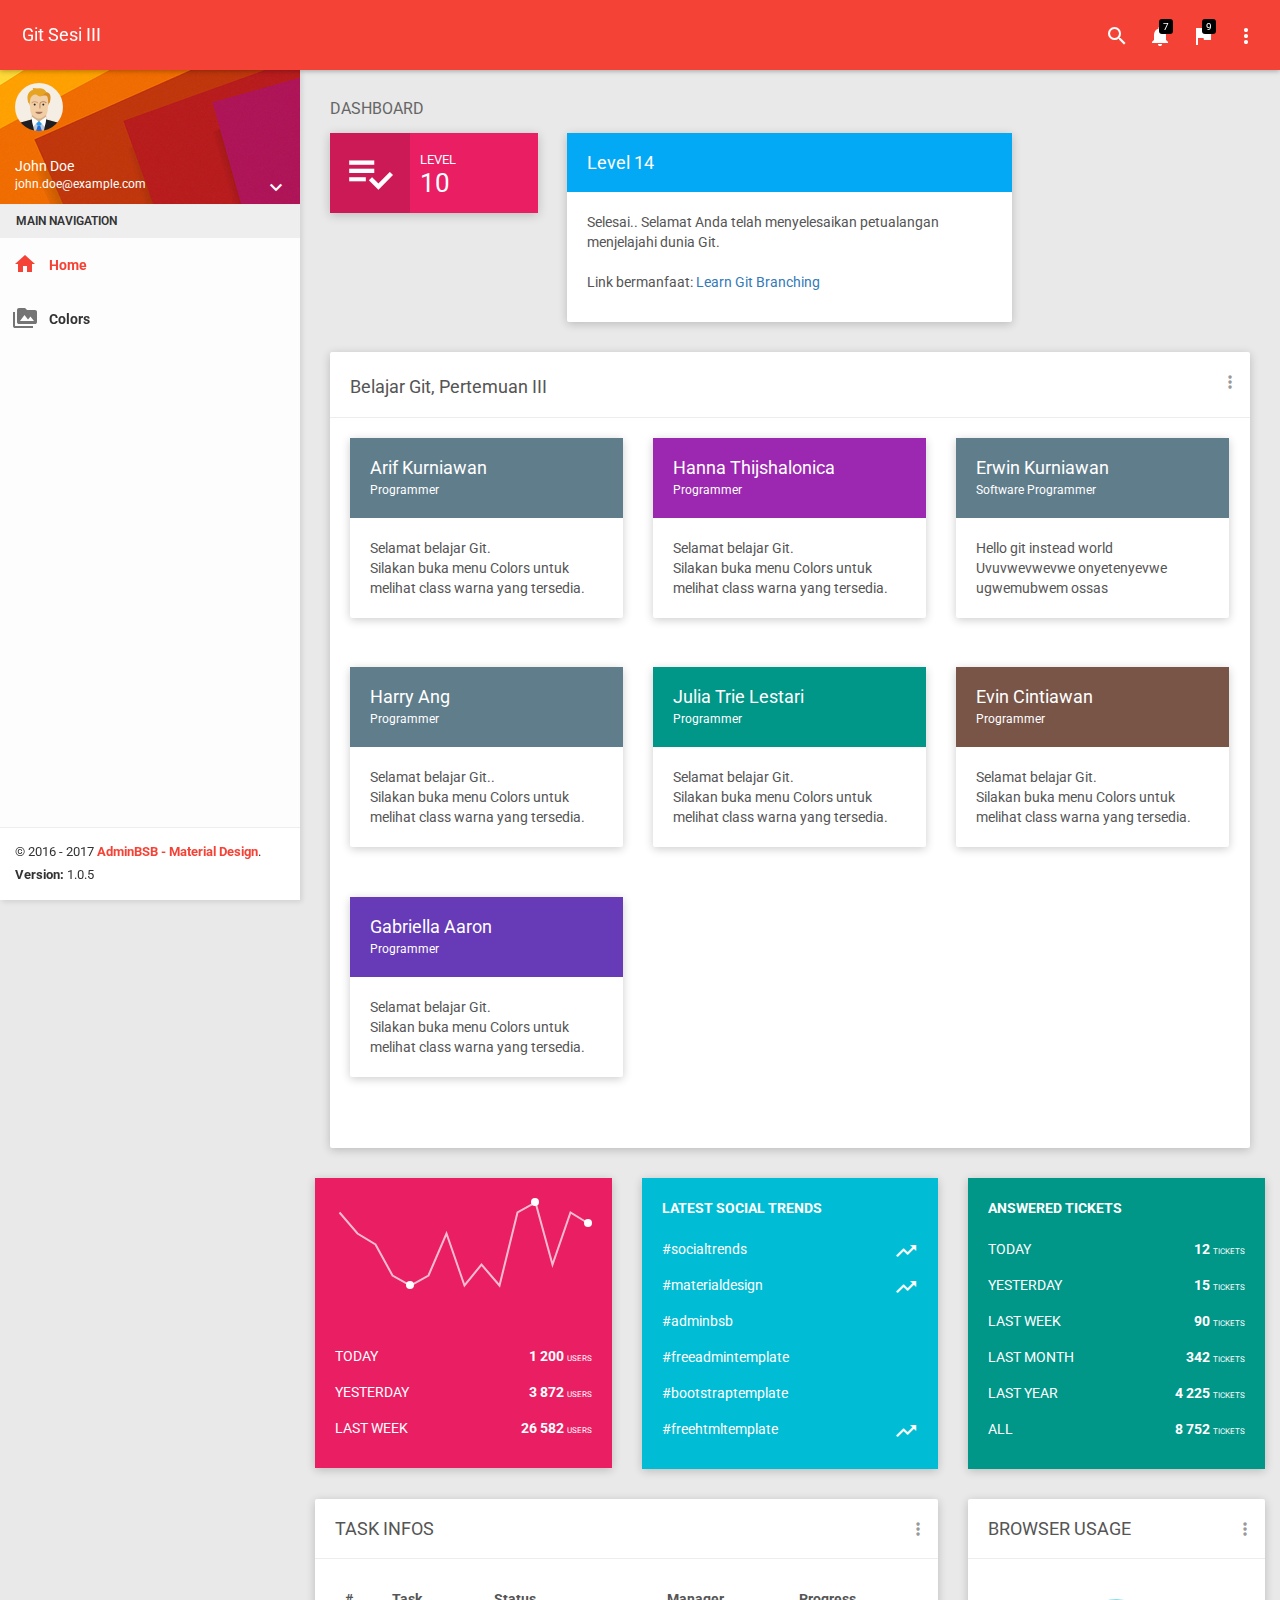
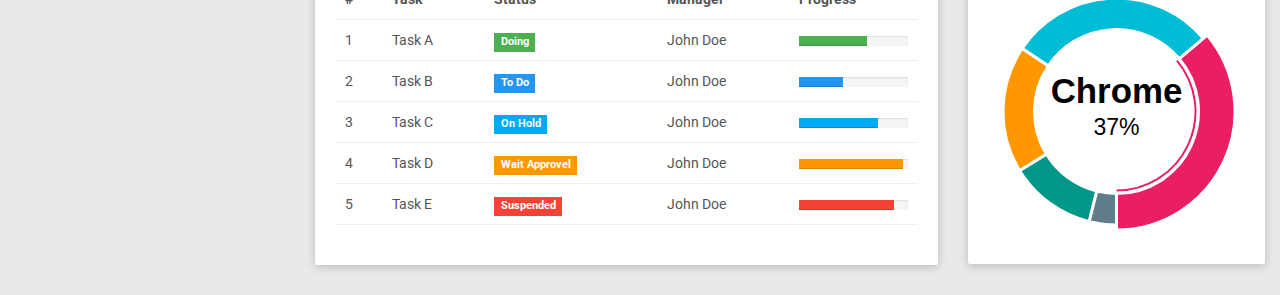
<file: index.html>
﻿<!DOCTYPE html>
<html>

<head>
    <meta charset="UTF-8">
    <meta http-equiv="X-UA-Compatible" content="IE=Edge">
    <meta content="width=device-width, initial-scale=1, maximum-scale=1, user-scalable=no" name="viewport">
    <title>Git Sesi III</title>
    <!-- Favicon-->
    <link rel="icon" href="favicon.ico" type="image/x-icon">

    <!-- Google Fonts -->
    <link href="https://fonts.googleapis.com/css?family=Roboto:400,700&subset=latin,cyrillic-ext" rel="stylesheet" type="text/css">
    <link href="https://fonts.googleapis.com/icon?family=Material+Icons" rel="stylesheet" type="text/css">

    <!-- Bootstrap Core Css -->
    <link href="plugins/bootstrap/css/bootstrap.css" rel="stylesheet">

    <!-- Waves Effect Css -->
    <link href="plugins/node-waves/waves.css" rel="stylesheet" />

    <!-- Animation Css -->
    <link href="plugins/animate-css/animate.css" rel="stylesheet" />

    <!-- Morris Chart Css-->
    <link href="plugins/morrisjs/morris.css" rel="stylesheet" />

    <!-- Custom Css -->
    <link href="css/style.css" rel="stylesheet">

    <!-- AdminBSB Themes. You can choose a theme from css/themes instead of get all themes -->
    <link href="css/themes/all-themes.css" rel="stylesheet" />
</head>

<body class="theme-red">
    <!-- Page Loader -->
    <div class="page-loader-wrapper">
        <div class="loader">
            <div class="preloader">
                <div class="spinner-layer pl-red">
                    <div class="circle-clipper left">
                        <div class="circle"></div>
                    </div>
                    <div class="circle-clipper right">
                        <div class="circle"></div>
                    </div>
                </div>
            </div>
            <p>Please wait...</p>
        </div>
    </div>
    <!-- #END# Page Loader -->
    <!-- Overlay For Sidebars -->
    <div class="overlay"></div>
    <!-- #END# Overlay For Sidebars -->
    <!-- Search Bar -->
    <div class="search-bar">
        <div class="search-icon">
            <i class="material-icons">search</i>
        </div>
        <input type="text" placeholder="START TYPING...">
        <div class="close-search">
            <i class="material-icons">close</i>
        </div>
    </div>
    <!-- #END# Search Bar -->
    <!-- Top Bar -->
    <nav class="navbar">
        <div class="container-fluid">
            <div class="navbar-header">
                <a href="javascript:void(0);" class="navbar-toggle collapsed" data-toggle="collapse" data-target="#navbar-collapse" aria-expanded="false"></a>
                <a href="javascript:void(0);" class="bars"></a>
                <a class="navbar-brand" href="index.html">Git Sesi III</a>
            </div>
            <div class="collapse navbar-collapse" id="navbar-collapse">
                <ul class="nav navbar-nav navbar-right">
                    <!-- Call Search -->
                    <li><a href="javascript:void(0);" class="js-search" data-close="true"><i class="material-icons">search</i></a></li>
                    <!-- #END# Call Search -->
                    <!-- Notifications -->
                    <li class="dropdown">
                        <a href="javascript:void(0);" class="dropdown-toggle" data-toggle="dropdown" role="button">
                            <i class="material-icons">notifications</i>
                            <span class="label-count">7</span>
                        </a>
                        <ul class="dropdown-menu">
                            <li class="header">NOTIFICATIONS</li>
                            <li class="body">
                                <ul class="menu">
                                    <li>
                                        <a href="javascript:void(0);">
                                            <div class="icon-circle bg-light-green">
                                                <i class="material-icons">person_add</i>
                                            </div>
                                            <div class="menu-info">
                                                <h4>12 new members joined</h4>
                                                <p>
                                                    <i class="material-icons">access_time</i> 14 mins ago
                                                </p>
                                            </div>
                                        </a>
                                    </li>
                                    <li>
                                        <a href="javascript:void(0);">
                                            <div class="icon-circle bg-cyan">
                                                <i class="material-icons">add_shopping_cart</i>
                                            </div>
                                            <div class="menu-info">
                                                <h4>4 sales made</h4>
                                                <p>
                                                    <i class="material-icons">access_time</i> 22 mins ago
                                                </p>
                                            </div>
                                        </a>
                                    </li>
                                    <li>
                                        <a href="javascript:void(0);">
                                            <div class="icon-circle bg-red">
                                                <i class="material-icons">delete_forever</i>
                                            </div>
                                            <div class="menu-info">
                                                <h4><b>Nancy Doe</b> deleted account</h4>
                                                <p>
                                                    <i class="material-icons">access_time</i> 3 hours ago
                                                </p>
                                            </div>
                                        </a>
                                    </li>
                                    <li>
                                        <a href="javascript:void(0);">
                                            <div class="icon-circle bg-orange">
                                                <i class="material-icons">mode_edit</i>
                                            </div>
                                            <div class="menu-info">
                                                <h4><b>Nancy</b> changed name</h4>
                                                <p>
                                                    <i class="material-icons">access_time</i> 2 hours ago
                                                </p>
                                            </div>
                                        </a>
                                    </li>
                                    <li>
                                        <a href="javascript:void(0);">
                                            <div class="icon-circle bg-blue-grey">
                                                <i class="material-icons">comment</i>
                                            </div>
                                            <div class="menu-info">
                                                <h4><b>John</b> commented your post</h4>
                                                <p>
                                                    <i class="material-icons">access_time</i> 4 hours ago
                                                </p>
                                            </div>
                                        </a>
                                    </li>
                                    <li>
                                        <a href="javascript:void(0);">
                                            <div class="icon-circle bg-light-green">
                                                <i class="material-icons">cached</i>
                                            </div>
                                            <div class="menu-info">
                                                <h4><b>John</b> updated status</h4>
                                                <p>
                                                    <i class="material-icons">access_time</i> 3 hours ago
                                                </p>
                                            </div>
                                        </a>
                                    </li>
                                    <li>
                                        <a href="javascript:void(0);">
                                            <div class="icon-circle bg-purple">
                                                <i class="material-icons">settings</i>
                                            </div>
                                            <div class="menu-info">
                                                <h4>Settings updated</h4>
                                                <p>
                                                    <i class="material-icons">access_time</i> Yesterday
                                                </p>
                                            </div>
                                        </a>
                                    </li>
                                </ul>
                            </li>
                            <li class="footer">
                                <a href="javascript:void(0);">View All Notifications</a>
                            </li>
                        </ul>
                    </li>
                    <!-- #END# Notifications -->
                    <!-- Tasks -->
                    <li class="dropdown">
                        <a href="javascript:void(0);" class="dropdown-toggle" data-toggle="dropdown" role="button">
                            <i class="material-icons">flag</i>
                            <span class="label-count">9</span>
                        </a>
                        <ul class="dropdown-menu">
                            <li class="header">TASKS</li>
                            <li class="body">
                                <ul class="menu tasks">
                                    <li>
                                        <a href="javascript:void(0);">
                                            <h4>
                                                Footer display issue
                                                <small>32%</small>
                                            </h4>
                                            <div class="progress">
                                                <div class="progress-bar bg-pink" role="progressbar" aria-valuenow="85" aria-valuemin="0" aria-valuemax="100" style="width: 32%">
                                                </div>
                                            </div>
                                        </a>
                                    </li>
                                    <li>
                                        <a href="javascript:void(0);">
                                            <h4>
                                                Make new buttons
                                                <small>45%</small>
                                            </h4>
                                            <div class="progress">
                                                <div class="progress-bar bg-cyan" role="progressbar" aria-valuenow="85" aria-valuemin="0" aria-valuemax="100" style="width: 45%">
                                                </div>
                                            </div>
                                        </a>
                                    </li>
                                    <li>
                                        <a href="javascript:void(0);">
                                            <h4>
                                                Create new dashboard
                                                <small>54%</small>
                                            </h4>
                                            <div class="progress">
                                                <div class="progress-bar bg-teal" role="progressbar" aria-valuenow="85" aria-valuemin="0" aria-valuemax="100" style="width: 54%">
                                                </div>
                                            </div>
                                        </a>
                                    </li>
                                    <li>
                                        <a href="javascript:void(0);">
                                            <h4>
                                                Solve transition issue
                                                <small>65%</small>
                                            </h4>
                                            <div class="progress">
                                                <div class="progress-bar bg-orange" role="progressbar" aria-valuenow="85" aria-valuemin="0" aria-valuemax="100" style="width: 65%">
                                                </div>
                                            </div>
                                        </a>
                                    </li>
                                    <li>
                                        <a href="javascript:void(0);">
                                            <h4>
                                                Answer GitHub questions
                                                <small>92%</small>
                                            </h4>
                                            <div class="progress">
                                                <div class="progress-bar bg-purple" role="progressbar" aria-valuenow="85" aria-valuemin="0" aria-valuemax="100" style="width: 92%">
                                                </div>
                                            </div>
                                        </a>
                                    </li>
                                </ul>
                            </li>
                            <li class="footer">
                                <a href="javascript:void(0);">View All Tasks</a>
                            </li>
                        </ul>
                    </li>
                    <!-- #END# Tasks -->
                    <li class="pull-right"><a href="javascript:void(0);" class="js-right-sidebar" data-close="true"><i class="material-icons">more_vert</i></a></li>
                </ul>
            </div>
        </div>
    </nav>
    <!-- #Top Bar -->
    <section>
        <!-- Left Sidebar -->
        <aside id="leftsidebar" class="sidebar">
            <!-- User Info -->
            <div class="user-info">
                <div class="image">
                    <img src="images/user.png" width="48" height="48" alt="User" />
                </div>
                <div class="info-container">
                    <div class="name" data-toggle="dropdown" aria-haspopup="true" aria-expanded="false">John Doe</div>
                    <div class="email">john.doe@example.com</div>
                    <div class="btn-group user-helper-dropdown">
                        <i class="material-icons" data-toggle="dropdown" aria-haspopup="true" aria-expanded="true">keyboard_arrow_down</i>
                        <ul class="dropdown-menu pull-right">
                            <li><a href="javascript:void(0);"><i class="material-icons">person</i>Profile</a></li>
                            <li role="seperator" class="divider"></li>
                            <li><a href="javascript:void(0);"><i class="material-icons">group</i>Followers</a></li>
                            <li><a href="javascript:void(0);"><i class="material-icons">shopping_cart</i>Sales</a></li>
                            <li><a href="javascript:void(0);"><i class="material-icons">favorite</i>Likes</a></li>
                            <li role="seperator" class="divider"></li>
                            <li><a href="javascript:void(0);"><i class="material-icons">input</i>Sign Out</a></li>
                        </ul>
                    </div>
                </div>
            </div>
            <!-- #User Info -->
            <!-- Menu -->
            <div class="menu">
                <ul class="list">
                    <li class="header">MAIN NAVIGATION</li>
                    <li class="active">
                        <a href="index.html">
                            <i class="material-icons">home</i>
                            <span>Home</span>
                        </a>
                    </li>
                    <li>
                        <a href="pages/ui/colors.html">
                            <i class="material-icons">perm_media</i>
                            <span>Colors</span>
                        </a>
                    </li>
                </ul>
            </div>
            <!-- #Menu -->
            <!-- Footer -->
            <div class="legal">
                <div class="copyright">
                    &copy; 2016 - 2017 <a href="https://gurayyarar.github.io/AdminBSBMaterialDesign/">AdminBSB - Material Design</a>.
                </div>
                <div class="version">
                    <b>Version: </b> 1.0.5
                </div>
            </div>
            <!-- #Footer -->
        </aside>
        <!-- #END# Left Sidebar -->
        <!-- Right Sidebar -->
        <aside id="rightsidebar" class="right-sidebar">
            <ul class="nav nav-tabs tab-nav-right" role="tablist">
                <li role="presentation" class="active"><a href="#skins" data-toggle="tab">SKINS</a></li>
                <li role="presentation"><a href="#settings" data-toggle="tab">SETTINGS</a></li>
            </ul>
            <div class="tab-content">
                <div role="tabpanel" class="tab-pane fade in active in active" id="skins">
                    <ul class="demo-choose-skin">
                        <li data-theme="red" class="active">
                            <div class="red"></div>
                            <span>Red</span>
                        </li>
                        <li data-theme="pink">
                            <div class="pink"></div>
                            <span>Pink</span>
                        </li>
                        <li data-theme="purple">
                            <div class="purple"></div>
                            <span>Purple</span>
                        </li>
                        <li data-theme="deep-purple">
                            <div class="deep-purple"></div>
                            <span>Deep Purple</span>
                        </li>
                        <li data-theme="indigo">
                            <div class="indigo"></div>
                            <span>Indigo</span>
                        </li>
                        <li data-theme="blue">
                            <div class="blue"></div>
                            <span>Blue</span>
                        </li>
                        <li data-theme="light-blue">
                            <div class="light-blue"></div>
                            <span>Light Blue</span>
                        </li>
                        <li data-theme="cyan">
                            <div class="cyan"></div>
                            <span>Cyan</span>
                        </li>
                        <li data-theme="teal">
                            <div class="teal"></div>
                            <span>Teal</span>
                        </li>
                        <li data-theme="green">
                            <div class="green"></div>
                            <span>Green</span>
                        </li>
                        <li data-theme="light-green">
                            <div class="light-green"></div>
                            <span>Light Green</span>
                        </li>
                        <li data-theme="lime">
                            <div class="lime"></div>
                            <span>Lime</span>
                        </li>
                        <li data-theme="yellow">
                            <div class="yellow"></div>
                            <span>Yellow</span>
                        </li>
                        <li data-theme="amber">
                            <div class="amber"></div>
                            <span>Amber</span>
                        </li>
                        <li data-theme="orange">
                            <div class="orange"></div>
                            <span>Orange</span>
                        </li>
                        <li data-theme="deep-orange">
                            <div class="deep-orange"></div>
                            <span>Deep Orange</span>
                        </li>
                        <li data-theme="brown">
                            <div class="brown"></div>
                            <span>Brown</span>
                        </li>
                        <li data-theme="grey">
                            <div class="grey"></div>
                            <span>Grey</span>
                        </li>
                        <li data-theme="blue-grey">
                            <div class="blue-grey"></div>
                            <span>Blue Grey</span>
                        </li>
                        <li data-theme="black">
                            <div class="black"></div>
                            <span>Black</span>
                        </li>
                    </ul>
                </div>
                <div role="tabpanel" class="tab-pane fade" id="settings">
                    <div class="demo-settings">
                        <p>GENERAL SETTINGS</p>
                        <ul class="setting-list">
                            <li>
                                <span>Report Panel Usage</span>
                                <div class="switch">
                                    <label><input type="checkbox" checked><span class="lever"></span></label>
                                </div>
                            </li>
                            <li>
                                <span>Email Redirect</span>
                                <div class="switch">
                                    <label><input type="checkbox"><span class="lever"></span></label>
                                </div>
                            </li>
                        </ul>
                        <p>SYSTEM SETTINGS</p>
                        <ul class="setting-list">
                            <li>
                                <span>Notifications</span>
                                <div class="switch">
                                    <label><input type="checkbox" checked><span class="lever"></span></label>
                                </div>
                            </li>
                            <li>
                                <span>Auto Updates</span>
                                <div class="switch">
                                    <label><input type="checkbox" checked><span class="lever"></span></label>
                                </div>
                            </li>
                        </ul>
                        <p>ACCOUNT SETTINGS</p>
                        <ul class="setting-list">
                            <li>
                                <span>Offline</span>
                                <div class="switch">
                                    <label><input type="checkbox"><span class="lever"></span></label>
                                </div>
                            </li>
                            <li>
                                <span>Location Permission</span>
                                <div class="switch">
                                    <label><input type="checkbox" checked><span class="lever"></span></label>
                                </div>
                            </li>
                        </ul>
                    </div>
                </div>
            </div>
        </aside>
        <!-- #END# Right Sidebar -->
    </section>

    <section class="content">
        <div class="container-fluid">
            <div class="block-header">
                <h2>DASHBOARD</h2>
            </div>

            <!-- Widgets -->
            <div class="row clearfix grid-masonry">
                <div class="grid-item col-lg-3 col-md-3 col-sm-6 col-xs-12">
                    <div class="info-box bg-pink hover-expand-effect">
                        <div class="icon">
                            <i class="material-icons">playlist_add_check</i>
                        </div>
                        <div class="content">
                            <div class="text">LEVEL</div>
                            <div class="number count-to" data-from="0" data-to="14" data-speed="1000" data-fresh-interval="20"></div>
                        </div>
                    </div>
                </div>
                <div class="grid-item col-lg-6 col-md-6 col-sm-6 col-xs-12">
                    <div class="card">
                        <div class="header bg-light-blue">
                            <h2>
                                Level 14
                            </h2>
                        </div>
                        <div class="body">
                        Selesai.. Selamat Anda telah menyelesaikan petualangan
                        menjelajahi dunia Git.<br/><br/>
                        <p>
                        Link bermanfaat:
                        <a href="http://learngitbranching.js.org">Learn Git Branching</a>
                        </p>
                        </div>

                    </div>
                </div>
            </div>
            <!-- #END# Widgets -->

            <!-- belajar Git -->
            <div class="row clearfix">
                <div class="col-xs-12 col-sm-12 col-md-12 col-lg-12">
                    <div class="card">
                        <div class="header">
                            <div class="row clearfix">
                                <div class="col-xs-12 col-sm-6">
                                    <h2>Belajar Git, Pertemuan III</h2>
                                </div>
                            </div>
                            <ul class="header-dropdown m-r--5">
                                <li class="dropdown">
                                    <a href="javascript:void(0);" class="dropdown-toggle" data-toggle="dropdown" role="button" aria-haspopup="true" aria-expanded="false">
                                        <i class="material-icons">more_vert</i>
                                    </a>
                                    <ul class="dropdown-menu pull-right">
                                        <li><a href="javascript:void(0);">Action</a></li>
                                        <li><a href="javascript:void(0);">Another action</a></li>
                                        <li><a href="javascript:void(0);">Something else here</a></li>
                                    </ul>
                                </li>
                            </ul>
                        </div>
                        <div class="body">
                        <div class="row grid-masonry">
                            <div class="grid-item col-lg-4 col-md-4 col-sm-6 col-xs-12">
                                <div class="card">
                                    <div class="header bg-blue-grey">
                                        <h2>
                                            Arif Kurniawan<small>Programmer</small>
                                        </h2>
                                    </div>
                                    <div class="body">
                                        Selamat belajar Git.<br/>
                                        Silakan buka menu Colors untuk melihat class warna yang tersedia.
                                    </div>

                                </div>
                            </div>
                           <div class="grid-item col-lg-4 col-md-4 col-sm-6 col-xs-12">
                                <div class="card">
                                    <div class="header bg-purple">
                                        <h2>
                                            Hanna Thijshalonica<small>Programmer</small>
                                        </h2>
                                    </div>
                                    <div class="body">
                                        Selamat belajar Git.<br/>
                                        Silakan buka menu Colors untuk melihat class warna yang tersedia.
                                    </div>
                                    
                                </div>
                            </div>
<div class="grid-item col-lg-4 col-md-4 col-sm-6 col-xs-12">
                                <div class="card">
                                    <div class="header bg-blue-grey">
                                        <h2>
                                            Erwin Kurniawan<small>Software Programmer</small>
                                        </h2>
                                    </div>
                                    <div class="body">
                                        Hello git instead world<br/>
                                        Uvuvwevwevwe onyetenyevwe ugwemubwem ossas
                                    </div>
                                </div>
                            </div>
                            <!-- tambahkan nama mulai di sini -->
                            <div class="grid-item col-lg-4 col-md-4 col-sm-6 col-xs-12">
                                <div class="card">
                                    <div class="header bg-blue-grey">
                                        <h2>
                                            Harry Ang<small>Programmer</small>
                                        </h2>
                                    </div>
                                    <div class="body">
                                        Selamat belajar Git..<br/>
                                        Silakan buka menu Colors untuk melihat class warna yang tersedia.
                                    </div>
                                </div>
                            </div>

                            <!-- tambahkan nama mulai di sini -->
                            <div class="grid-item col-lg-4 col-md-4 col-sm-6 col-xs-12">
                                <div class="card">
                                    <div class="header bg-teal">
                                        <h2>
                                            Julia Trie Lestari<small>Programmer</small>
                                        </h2>
                                    </div>
                                    <div class="body">
                                        Selamat belajar Git.<br/>
                                        Silakan buka menu Colors untuk melihat class warna yang tersedia.
                                    </div>
                                </div>
                            </div>
                            <div class="grid-item col-lg-4 col-md-4 col-sm-6 col-xs-12">
                                <div class="card">
                                    <div class="header bg-brown">
                                        <h2>
                                            Evin Cintiawan<small>Programmer</small>
                                        </h2>
                                    </div>
                                    <div class="body">
                                        Selamat belajar Git.<br/>
                                        Silakan buka menu Colors untuk melihat class warna yang tersedia.
                                    </div>
                                </div>
                            </div>
                            <div class="grid-item col-lg-4 col-md-4 col-sm-6 col-xs-12">
                                <div class="card">
                                    <div class="header bg-deep-purple">
                                        <h2>
                                            Gabriella Aaron<small>Programmer</small>
                                        </h2>
                                    </div>
                                    <div class="body">
                                        Selamat belajar Git.<br/>
                                        Silakan buka menu Colors untuk melihat class warna yang tersedia.
                                    </div>
                                </div>
                            </div>
			
                            <!-- selesai tambah nama -->

                        </div>
                    </div>
                </div>
            </div>
            <!-- #END# belajar Git -->

            <div class="row clearfix">
                <!-- Visitors -->
                <div class="col-xs-12 col-sm-12 col-md-4 col-lg-4">
                    <div class="card">
                        <div class="body bg-pink">
                            <div class="sparkline" data-type="line" data-spot-Radius="4" data-highlight-Spot-Color="rgb(233, 30, 99)" data-highlight-Line-Color="#fff"
                                 data-min-Spot-Color="rgb(255,255,255)" data-max-Spot-Color="rgb(255,255,255)" data-spot-Color="rgb(255,255,255)"
                                 data-offset="90" data-width="100%" data-height="92px" data-line-Width="2" data-line-Color="rgba(255,255,255,0.7)"
                                 data-fill-Color="rgba(0, 188, 212, 0)">
                                12,10,9,6,5,6,10,5,7,5,12,13,7,12,11
                            </div>
                            <ul class="dashboard-stat-list">
                                <li>
                                    TODAY
                                    <span class="pull-right"><b>1 200</b> <small>USERS</small></span>
                                </li>
                                <li>
                                    YESTERDAY
                                    <span class="pull-right"><b>3 872</b> <small>USERS</small></span>
                                </li>
                                <li>
                                    LAST WEEK
                                    <span class="pull-right"><b>26 582</b> <small>USERS</small></span>
                                </li>
                            </ul>
                        </div>
                    </div>
                </div>
                <!-- #END# Visitors -->
                <!-- Latest Social Trends -->
                <div class="col-xs-12 col-sm-12 col-md-4 col-lg-4">
                    <div class="card">
                        <div class="body bg-cyan">
                            <div class="m-b--35 font-bold">LATEST SOCIAL TRENDS</div>
                            <ul class="dashboard-stat-list">
                                <li>
                                    #socialtrends
                                    <span class="pull-right">
                                        <i class="material-icons">trending_up</i>
                                    </span>
                                </li>
                                <li>
                                    #materialdesign
                                    <span class="pull-right">
                                        <i class="material-icons">trending_up</i>
                                    </span>
                                </li>
                                <li>#adminbsb</li>
                                <li>#freeadmintemplate</li>
                                <li>#bootstraptemplate</li>
                                <li>
                                    #freehtmltemplate
                                    <span class="pull-right">
                                        <i class="material-icons">trending_up</i>
                                    </span>
                                </li>
                            </ul>
                        </div>
                    </div>
                </div>
                <!-- #END# Latest Social Trends -->
                <!-- Answered Tickets -->
                <div class="col-xs-12 col-sm-12 col-md-4 col-lg-4">
                    <div class="card">
                        <div class="body bg-teal">
                            <div class="font-bold m-b--35">ANSWERED TICKETS</div>
                            <ul class="dashboard-stat-list">
                                <li>
                                    TODAY
                                    <span class="pull-right"><b>12</b> <small>TICKETS</small></span>
                                </li>
                                <li>
                                    YESTERDAY
                                    <span class="pull-right"><b>15</b> <small>TICKETS</small></span>
                                </li>
                                <li>
                                    LAST WEEK
                                    <span class="pull-right"><b>90</b> <small>TICKETS</small></span>
                                </li>
                                <li>
                                    LAST MONTH
                                    <span class="pull-right"><b>342</b> <small>TICKETS</small></span>
                                </li>
                                <li>
                                    LAST YEAR
                                    <span class="pull-right"><b>4 225</b> <small>TICKETS</small></span>
                                </li>
                                <li>
                                    ALL
                                    <span class="pull-right"><b>8 752</b> <small>TICKETS</small></span>
                                </li>
                            </ul>
                        </div>
                    </div>
                </div>
                <!-- #END# Answered Tickets -->
            </div>

            <div class="row clearfix">
                <!-- Task Info -->
                <div class="col-xs-12 col-sm-12 col-md-8 col-lg-8">
                    <div class="card">
                        <div class="header">
                            <h2>TASK INFOS</h2>
                            <ul class="header-dropdown m-r--5">
                                <li class="dropdown">
                                    <a href="javascript:void(0);" class="dropdown-toggle" data-toggle="dropdown" role="button" aria-haspopup="true" aria-expanded="false">
                                        <i class="material-icons">more_vert</i>
                                    </a>
                                    <ul class="dropdown-menu pull-right">
                                        <li><a href="javascript:void(0);">Action</a></li>
                                        <li><a href="javascript:void(0);">Another action</a></li>
                                        <li><a href="javascript:void(0);">Something else here</a></li>
                                    </ul>
                                </li>
                            </ul>
                        </div>
                        <div class="body">
                            <div class="table-responsive">
                                <table class="table table-hover dashboard-task-infos">
                                    <thead>
                                        <tr>
                                            <th>#</th>
                                            <th>Task</th>
                                            <th>Status</th>
                                            <th>Manager</th>
                                            <th>Progress</th>
                                        </tr>
                                    </thead>
                                    <tbody>
                                        <tr>
                                            <td>1</td>
                                            <td>Task A</td>
                                            <td><span class="label bg-green">Doing</span></td>
                                            <td>John Doe</td>
                                            <td>
                                                <div class="progress">
                                                    <div class="progress-bar bg-green" role="progressbar" aria-valuenow="62" aria-valuemin="0" aria-valuemax="100" style="width: 62%"></div>
                                                </div>
                                            </td>
                                        </tr>
                                        <tr>
                                            <td>2</td>
                                            <td>Task B</td>
                                            <td><span class="label bg-blue">To Do</span></td>
                                            <td>John Doe</td>
                                            <td>
                                                <div class="progress">
                                                    <div class="progress-bar bg-blue" role="progressbar" aria-valuenow="40" aria-valuemin="0" aria-valuemax="100" style="width: 40%"></div>
                                                </div>
                                            </td>
                                        </tr>
                                        <tr>
                                            <td>3</td>
                                            <td>Task C</td>
                                            <td><span class="label bg-light-blue">On Hold</span></td>
                                            <td>John Doe</td>
                                            <td>
                                                <div class="progress">
                                                    <div class="progress-bar bg-light-blue" role="progressbar" aria-valuenow="72" aria-valuemin="0" aria-valuemax="100" style="width: 72%"></div>
                                                </div>
                                            </td>
                                        </tr>
                                        <tr>
                                            <td>4</td>
                                            <td>Task D</td>
                                            <td><span class="label bg-orange">Wait Approvel</span></td>
                                            <td>John Doe</td>
                                            <td>
                                                <div class="progress">
                                                    <div class="progress-bar bg-orange" role="progressbar" aria-valuenow="95" aria-valuemin="0" aria-valuemax="100" style="width: 95%"></div>
                                                </div>
                                            </td>
                                        </tr>
                                        <tr>
                                            <td>5</td>
                                            <td>Task E</td>
                                            <td>
                                                <span class="label bg-red">Suspended</span>
                                            </td>
                                            <td>John Doe</td>
                                            <td>
                                                <div class="progress">
                                                    <div class="progress-bar bg-red" role="progressbar" aria-valuenow="87" aria-valuemin="0" aria-valuemax="100" style="width: 87%"></div>
                                                </div>
                                            </td>
                                        </tr>
                                    </tbody>
                                </table>
                            </div>
                        </div>
                    </div>
                </div>
                <!-- #END# Task Info -->
                <!-- Browser Usage -->
                <div class="col-xs-12 col-sm-12 col-md-4 col-lg-4">
                    <div class="card">
                        <div class="header">
                            <h2>BROWSER USAGE</h2>
                            <ul class="header-dropdown m-r--5">
                                <li class="dropdown">
                                    <a href="javascript:void(0);" class="dropdown-toggle" data-toggle="dropdown" role="button" aria-haspopup="true" aria-expanded="false">
                                        <i class="material-icons">more_vert</i>
                                    </a>
                                    <ul class="dropdown-menu pull-right">
                                        <li><a href="javascript:void(0);">Action</a></li>
                                        <li><a href="javascript:void(0);">Another action</a></li>
                                        <li><a href="javascript:void(0);">Something else here</a></li>
                                    </ul>
                                </li>
                            </ul>
                        </div>
                        <div class="body">
                            <div id="donut_chart" class="dashboard-donut-chart"></div>
                        </div>
                    </div>
                </div>
                <!-- #END# Browser Usage -->
            </div>
        </div>
    </section>

    <!-- Jquery Core Js -->
    <script src="plugins/jquery/jquery.min.js"></script>

    <!-- Bootstrap Core Js -->
    <script src="plugins/bootstrap/js/bootstrap.js"></script>

    <!-- Slimscroll Plugin Js -->
    <script src="plugins/jquery-slimscroll/jquery.slimscroll.js"></script>

    <!-- Waves Effect Plugin Js -->
    <script src="plugins/node-waves/waves.js"></script>

    <!-- Jquery CountTo Plugin Js -->
    <script src="plugins/jquery-countto/jquery.countTo.js"></script>

    <!-- Morris Plugin Js -->
    <script src="plugins/raphael/raphael.min.js"></script>
    <script src="plugins/morrisjs/morris.js"></script>

    <!-- ChartJs -->
    <script src="plugins/chartjs/Chart.bundle.js"></script>

    <!-- Flot Charts Plugin Js -->

    <!-- Sparkline Chart Plugin Js -->
    <script src="plugins/jquery-sparkline/jquery.sparkline.js"></script>

    <!-- Custom Js -->
    <script src="js/admin.js"></script>
    <script src="js/pages/index.js"></script>

    <!-- Demo Js -->
    <script src="js/demo.js"></script>

    <script src="plugins/masonry/masonry.pkgd.min.js"></script>
    <script type="text/javascript">
        $(document).ready(function(){
            $('.grid-masonry').masonry({
                itemSelector: '.grid-item',
                percentPosition: true
            });
        });
    </script>
</body>

</html>
</file>
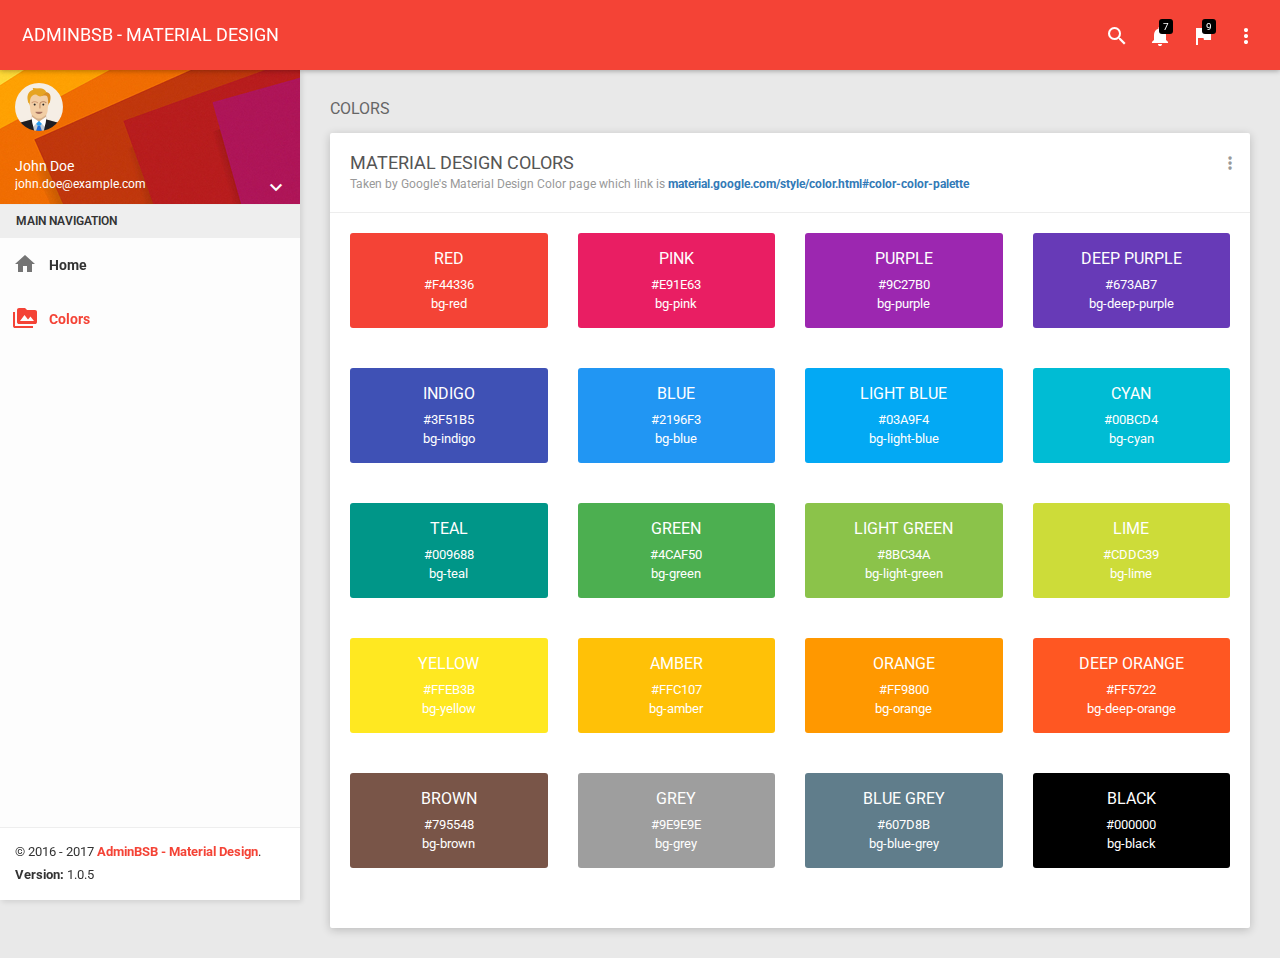
<file: pages/ui/colors.html>
﻿<!DOCTYPE html>
<html>

<head>
    <meta charset="UTF-8">
    <meta content="width=device-width, initial-scale=1, maximum-scale=1, user-scalable=no" name="viewport">
    <title>Colors | Bootstrap Based Admin Template - Material Design</title>
    <!-- Favicon-->
    <link rel="icon" href="../../favicon.ico" type="image/x-icon">

    <!-- Google Fonts -->
    <link href="https://fonts.googleapis.com/css?family=Roboto:400,700&subset=latin,cyrillic-ext" rel="stylesheet" type="text/css">
    <link href="https://fonts.googleapis.com/icon?family=Material+Icons" rel="stylesheet" type="text/css">

    <!-- Bootstrap Core Css -->
    <link href="../../plugins/bootstrap/css/bootstrap.css" rel="stylesheet">

    <!-- Waves Effect Css -->
    <link href="../../plugins/node-waves/waves.css" rel="stylesheet" />

    <!-- Animation Css -->
    <link href="../../plugins/animate-css/animate.css" rel="stylesheet" />

    <!-- Custom Css -->
    <link href="../../css/style.css" rel="stylesheet">

    <!-- AdminBSB Themes. You can choose a theme from css/themes instead of get all themes -->
    <link href="../../css/themes/all-themes.css" rel="stylesheet" />
</head>

<body class="theme-red">
    <!-- Page Loader -->
    <div class="page-loader-wrapper">
        <div class="loader">
            <div class="preloader">
                <div class="spinner-layer pl-red">
                    <div class="circle-clipper left">
                        <div class="circle"></div>
                    </div>
                    <div class="circle-clipper right">
                        <div class="circle"></div>
                    </div>
                </div>
            </div>
            <p>Please wait...</p>
        </div>
    </div>
    <!-- #END# Page Loader -->
    <!-- Overlay For Sidebars -->
    <div class="overlay"></div>
    <!-- #END# Overlay For Sidebars -->
    <!-- Search Bar -->
    <div class="search-bar">
        <div class="search-icon">
            <i class="material-icons">search</i>
        </div>
        <input type="text" placeholder="START TYPING...">
        <div class="close-search">
            <i class="material-icons">close</i>
        </div>
    </div>
    <!-- #END# Search Bar -->
    <!-- Top Bar -->
    <nav class="navbar">
        <div class="container-fluid">
            <div class="navbar-header">
                <a href="javascript:void(0);" class="navbar-toggle collapsed" data-toggle="collapse" data-target="#navbar-collapse" aria-expanded="false"></a>
                <a href="javascript:void(0);" class="bars"></a>
                <a class="navbar-brand" href="../../index.html">ADMINBSB - MATERIAL DESIGN</a>
            </div>
            <div class="collapse navbar-collapse" id="navbar-collapse">
                <ul class="nav navbar-nav navbar-right">
                    <!-- Call Search -->
                    <li><a href="javascript:void(0);" class="js-search" data-close="true"><i class="material-icons">search</i></a></li>
                    <!-- #END# Call Search -->
                    <!-- Notifications -->
                    <li class="dropdown">
                        <a href="javascript:void(0);" class="dropdown-toggle" data-toggle="dropdown" role="button">
                            <i class="material-icons">notifications</i>
                            <span class="label-count">7</span>
                        </a>
                        <ul class="dropdown-menu">
                            <li class="header">NOTIFICATIONS</li>
                            <li class="body">
                                <ul class="menu">
                                    <li>
                                        <a href="javascript:void(0);">
                                            <div class="icon-circle bg-light-green">
                                                <i class="material-icons">person_add</i>
                                            </div>
                                            <div class="menu-info">
                                                <h4>12 new members joined</h4>
                                                <p>
                                                    <i class="material-icons">access_time</i> 14 mins ago
                                                </p>
                                            </div>
                                        </a>
                                    </li>
                                    <li>
                                        <a href="javascript:void(0);">
                                            <div class="icon-circle bg-cyan">
                                                <i class="material-icons">add_shopping_cart</i>
                                            </div>
                                            <div class="menu-info">
                                                <h4>4 sales made</h4>
                                                <p>
                                                    <i class="material-icons">access_time</i> 22 mins ago
                                                </p>
                                            </div>
                                        </a>
                                    </li>
                                    <li>
                                        <a href="javascript:void(0);">
                                            <div class="icon-circle bg-red">
                                                <i class="material-icons">delete_forever</i>
                                            </div>
                                            <div class="menu-info">
                                                <h4><b>Nancy Doe</b> deleted account</h4>
                                                <p>
                                                    <i class="material-icons">access_time</i> 3 hours ago
                                                </p>
                                            </div>
                                        </a>
                                    </li>
                                    <li>
                                        <a href="javascript:void(0);">
                                            <div class="icon-circle bg-orange">
                                                <i class="material-icons">mode_edit</i>
                                            </div>
                                            <div class="menu-info">
                                                <h4><b>Nancy</b> changed name</h4>
                                                <p>
                                                    <i class="material-icons">access_time</i> 2 hours ago
                                                </p>
                                            </div>
                                        </a>
                                    </li>
                                    <li>
                                        <a href="javascript:void(0);">
                                            <div class="icon-circle bg-blue-grey">
                                                <i class="material-icons">comment</i>
                                            </div>
                                            <div class="menu-info">
                                                <h4><b>John</b> commented your post</h4>
                                                <p>
                                                    <i class="material-icons">access_time</i> 4 hours ago
                                                </p>
                                            </div>
                                        </a>
                                    </li>
                                    <li>
                                        <a href="javascript:void(0);">
                                            <div class="icon-circle bg-light-green">
                                                <i class="material-icons">cached</i>
                                            </div>
                                            <div class="menu-info">
                                                <h4><b>John</b> updated status</h4>
                                                <p>
                                                    <i class="material-icons">access_time</i> 3 hours ago
                                                </p>
                                            </div>
                                        </a>
                                    </li>
                                    <li>
                                        <a href="javascript:void(0);">
                                            <div class="icon-circle bg-purple">
                                                <i class="material-icons">settings</i>
                                            </div>
                                            <div class="menu-info">
                                                <h4>Settings updated</h4>
                                                <p>
                                                    <i class="material-icons">access_time</i> Yesterday
                                                </p>
                                            </div>
                                        </a>
                                    </li>
                                </ul>
                            </li>
                            <li class="footer">
                                <a href="javascript:void(0);">View All Notifications</a>
                            </li>
                        </ul>
                    </li>
                    <!-- #END# Notifications -->
                    <!-- Tasks -->
                    <li class="dropdown">
                        <a href="javascript:void(0);" class="dropdown-toggle" data-toggle="dropdown" role="button">
                            <i class="material-icons">flag</i>
                            <span class="label-count">9</span>
                        </a>
                        <ul class="dropdown-menu">
                            <li class="header">TASKS</li>
                            <li class="body">
                                <ul class="menu tasks">
                                    <li>
                                        <a href="javascript:void(0);">
                                            <h4>
                                                Footer display issue
                                                <small>32%</small>
                                            </h4>
                                            <div class="progress">
                                                <div class="progress-bar bg-pink" role="progressbar" aria-valuenow="85" aria-valuemin="0" aria-valuemax="100" style="width: 32%">
                                                </div>
                                            </div>
                                        </a>
                                    </li>
                                    <li>
                                        <a href="javascript:void(0);">
                                            <h4>
                                                Make new buttons
                                                <small>45%</small>
                                            </h4>
                                            <div class="progress">
                                                <div class="progress-bar bg-cyan" role="progressbar" aria-valuenow="85" aria-valuemin="0" aria-valuemax="100" style="width: 45%">
                                                </div>
                                            </div>
                                        </a>
                                    </li>
                                    <li>
                                        <a href="javascript:void(0);">
                                            <h4>
                                                Create new dashboard
                                                <small>54%</small>
                                            </h4>
                                            <div class="progress">
                                                <div class="progress-bar bg-teal" role="progressbar" aria-valuenow="85" aria-valuemin="0" aria-valuemax="100" style="width: 54%">
                                                </div>
                                            </div>
                                        </a>
                                    </li>
                                    <li>
                                        <a href="javascript:void(0);">
                                            <h4>
                                                Solve transition issue
                                                <small>65%</small>
                                            </h4>
                                            <div class="progress">
                                                <div class="progress-bar bg-orange" role="progressbar" aria-valuenow="85" aria-valuemin="0" aria-valuemax="100" style="width: 65%">
                                                </div>
                                            </div>
                                        </a>
                                    </li>
                                    <li>
                                        <a href="javascript:void(0);">
                                            <h4>
                                                Answer GitHub questions
                                                <small>92%</small>
                                            </h4>
                                            <div class="progress">
                                                <div class="progress-bar bg-purple" role="progressbar" aria-valuenow="85" aria-valuemin="0" aria-valuemax="100" style="width: 92%">
                                                </div>
                                            </div>
                                        </a>
                                    </li>
                                </ul>
                            </li>
                            <li class="footer">
                                <a href="javascript:void(0);">View All Tasks</a>
                            </li>
                        </ul>
                    </li>
                    <!-- #END# Tasks -->
                    <li class="pull-right"><a href="javascript:void(0);" class="js-right-sidebar" data-close="true"><i class="material-icons">more_vert</i></a></li>
                </ul>
            </div>
        </div>
    </nav>
    <!-- #Top Bar -->
    <section>
        <!-- Left Sidebar -->
        <aside id="leftsidebar" class="sidebar">
            <!-- User Info -->
            <div class="user-info">
                <div class="image">
                    <img src="../../images/user.png" width="48" height="48" alt="User" />
                </div>
                <div class="info-container">
                    <div class="name" data-toggle="dropdown" aria-haspopup="true" aria-expanded="false">John Doe</div>
                    <div class="email">john.doe@example.com</div>
                    <div class="btn-group user-helper-dropdown">
                        <i class="material-icons" data-toggle="dropdown" aria-haspopup="true" aria-expanded="true">keyboard_arrow_down</i>
                        <ul class="dropdown-menu pull-right">
                            <li><a href="javascript:void(0);"><i class="material-icons">person</i>Profile</a></li>
                            <li role="seperator" class="divider"></li>
                            <li><a href="javascript:void(0);"><i class="material-icons">group</i>Followers</a></li>
                            <li><a href="javascript:void(0);"><i class="material-icons">shopping_cart</i>Sales</a></li>
                            <li><a href="javascript:void(0);"><i class="material-icons">favorite</i>Likes</a></li>
                            <li role="seperator" class="divider"></li>
                            <li><a href="javascript:void(0);"><i class="material-icons">input</i>Sign Out</a></li>
                        </ul>
                    </div>
                </div>
            </div>
            <!-- #User Info -->
            <!-- Menu -->
            <div class="menu">
                <ul class="list">
                    <li class="header">MAIN NAVIGATION</li>
                    <li>
                        <a href="../../index.html">
                            <i class="material-icons">home</i>
                            <span>Home</span>
                        </a>
                    </li>
                    <li class="active">
                        <a href="pages/ui/colors.html">
                            <i class="material-icons">perm_media</i>
                            <span>Colors</span>
                        </a>
                    </li>
                </ul>
            </div>
            <!-- #Menu -->
            <!-- Footer -->
            <div class="legal">
                <div class="copyright">
                    &copy; 2016 - 2017 <a href="https://gurayyarar.github.io/AdminBSBMaterialDesign/">AdminBSB - Material Design</a>.
                </div>
                <div class="version">
                    <b>Version: </b> 1.0.5
                </div>
            </div>
            <!-- #Footer -->
        </aside>
        <!-- #END# Left Sidebar -->
        <!-- Right Sidebar -->
        <aside id="rightsidebar" class="right-sidebar">
            <ul class="nav nav-tabs tab-nav-right" role="tablist">
                <li role="presentation" class="active"><a href="#skins" data-toggle="tab">SKINS</a></li>
                <li role="presentation"><a href="#settings" data-toggle="tab">SETTINGS</a></li>
            </ul>
            <div class="tab-content">
                <div role="tabpanel" class="tab-pane fade in active in active" id="skins">
                    <ul class="demo-choose-skin">
                        <li data-theme="red" class="active">
                            <div class="red"></div>
                            <span>Red</span>
                        </li>
                        <li data-theme="pink">
                            <div class="pink"></div>
                            <span>Pink</span>
                        </li>
                        <li data-theme="purple">
                            <div class="purple"></div>
                            <span>Purple</span>
                        </li>
                        <li data-theme="deep-purple">
                            <div class="deep-purple"></div>
                            <span>Deep Purple</span>
                        </li>
                        <li data-theme="indigo">
                            <div class="indigo"></div>
                            <span>Indigo</span>
                        </li>
                        <li data-theme="blue">
                            <div class="blue"></div>
                            <span>Blue</span>
                        </li>
                        <li data-theme="light-blue">
                            <div class="light-blue"></div>
                            <span>Light Blue</span>
                        </li>
                        <li data-theme="cyan">
                            <div class="cyan"></div>
                            <span>Cyan</span>
                        </li>
                        <li data-theme="teal">
                            <div class="teal"></div>
                            <span>Teal</span>
                        </li>
                        <li data-theme="green">
                            <div class="green"></div>
                            <span>Green</span>
                        </li>
                        <li data-theme="light-green">
                            <div class="light-green"></div>
                            <span>Light Green</span>
                        </li>
                        <li data-theme="lime">
                            <div class="lime"></div>
                            <span>Lime</span>
                        </li>
                        <li data-theme="yellow">
                            <div class="yellow"></div>
                            <span>Yellow</span>
                        </li>
                        <li data-theme="amber">
                            <div class="amber"></div>
                            <span>Amber</span>
                        </li>
                        <li data-theme="orange">
                            <div class="orange"></div>
                            <span>Orange</span>
                        </li>
                        <li data-theme="deep-orange">
                            <div class="deep-orange"></div>
                            <span>Deep Orange</span>
                        </li>
                        <li data-theme="brown">
                            <div class="brown"></div>
                            <span>Brown</span>
                        </li>
                        <li data-theme="grey">
                            <div class="grey"></div>
                            <span>Grey</span>
                        </li>
                        <li data-theme="blue-grey">
                            <div class="blue-grey"></div>
                            <span>Blue Grey</span>
                        </li>
                        <li data-theme="black">
                            <div class="black"></div>
                            <span>Black</span>
                        </li>
                    </ul>
                </div>
                <div role="tabpanel" class="tab-pane fade" id="settings">
                    <div class="demo-settings">
                        <p>GENERAL SETTINGS</p>
                        <ul class="setting-list">
                            <li>
                                <span>Report Panel Usage</span>
                                <div class="switch">
                                    <label><input type="checkbox" checked><span class="lever"></span></label>
                                </div>
                            </li>
                            <li>
                                <span>Email Redirect</span>
                                <div class="switch">
                                    <label><input type="checkbox"><span class="lever"></span></label>
                                </div>
                            </li>
                        </ul>
                        <p>SYSTEM SETTINGS</p>
                        <ul class="setting-list">
                            <li>
                                <span>Notifications</span>
                                <div class="switch">
                                    <label><input type="checkbox" checked><span class="lever"></span></label>
                                </div>
                            </li>
                            <li>
                                <span>Auto Updates</span>
                                <div class="switch">
                                    <label><input type="checkbox" checked><span class="lever"></span></label>
                                </div>
                            </li>
                        </ul>
                        <p>ACCOUNT SETTINGS</p>
                        <ul class="setting-list">
                            <li>
                                <span>Offline</span>
                                <div class="switch">
                                    <label><input type="checkbox"><span class="lever"></span></label>
                                </div>
                            </li>
                            <li>
                                <span>Location Permission</span>
                                <div class="switch">
                                    <label><input type="checkbox" checked><span class="lever"></span></label>
                                </div>
                            </li>
                        </ul>
                    </div>
                </div>
            </div>
        </aside>
        <!-- #END# Right Sidebar -->
    </section>

    <section class="content">
        <div class="container-fluid">
            <div class="block-header">
                <h2>COLORS</h2>
            </div>
            <div class="row">
                <div class="col-lg-12 col-md-12 col-sm-12 col-xs-12">
                    <div class="card">
                        <div class="header">
                            <h2>
                                MATERIAL DESIGN COLORS
                                <small>
                                    Taken by Google's Material Design Color page which link is
                                    <a href="https://material.google.com/style/color.html#color-color-palette" target="_blank" title="Google's Material Design Color">material.google.com/style/color.html#color-color-palette</a>
                                </small>
                            </h2>
                            <ul class="header-dropdown m-r--5">
                                <li class="dropdown">
                                    <a href="javascript:void(0);" class="dropdown-toggle" data-toggle="dropdown" role="button" aria-haspopup="true" aria-expanded="false">
                                        <i class="material-icons">more_vert</i>
                                    </a>
                                    <ul class="dropdown-menu pull-right">
                                        <li><a href="javascript:void(0);">Action</a></li>
                                        <li><a href="javascript:void(0);">Another action</a></li>
                                        <li><a href="javascript:void(0);">Something else here</a></li>
                                    </ul>
                                </li>
                            </ul>
                        </div>
                        <div class="body">
                            <div class="clearfix row">
                                <div class="col-xs-6 col-sm-4 col-md-3 col-lg-3">
                                    <div class="demo-color-box bg-red">
                                        <div class="color-name">RED</div>
                                        <div class="color-code">#F44336</div>
                                        <div class="color-class-name">bg-red</div>
                                    </div>
                                </div>
                                <div class="col-xs-6 col-sm-4 col-md-3 col-lg-3">
                                    <div class="demo-color-box bg-pink">
                                        <div class="color-name">PINK</div>
                                        <div class="color-code">#E91E63</div>
                                        <div class="color-class-name">bg-pink</div>
                                    </div>
                                </div>
                                <div class="col-xs-6 col-sm-4 col-md-3 col-lg-3">
                                    <div class="demo-color-box bg-purple">
                                        <div class="color-name">PURPLE</div>
                                        <div class="color-code">#9C27B0</div>
                                        <div class="color-class-name">bg-purple</div>
                                    </div>
                                </div>
                                <div class="col-xs-6 col-sm-4 col-md-3 col-lg-3">
                                    <div class="demo-color-box bg-deep-purple">
                                        <div class="color-name">DEEP PURPLE</div>
                                        <div class="color-code">#673AB7</div>
                                        <div class="color-class-name">bg-deep-purple</div>
                                    </div>
                                </div>
                                <div class="col-xs-6 col-sm-4 col-md-3 col-lg-3">
                                    <div class="demo-color-box bg-indigo">
                                        <div class="color-name">INDIGO</div>
                                        <div class="color-code">#3F51B5</div>
                                        <div class="color-class-name">bg-indigo</div>
                                    </div>
                                </div>
                                <div class="col-xs-6 col-sm-4 col-md-3 col-lg-3">
                                    <div class="demo-color-box bg-blue">
                                        <div class="color-name">BLUE</div>
                                        <div class="color-code">#2196F3</div>
                                        <div class="color-class-name">bg-blue</div>
                                    </div>
                                </div>
                                <div class="col-xs-6 col-sm-4 col-md-3 col-lg-3">
                                    <div class="demo-color-box bg-light-blue">
                                        <div class="color-name">LIGHT BLUE</div>
                                        <div class="color-code">#03A9F4</div>
                                        <div class="color-class-name">bg-light-blue</div>
                                    </div>
                                </div>
                                <div class="col-xs-6 col-sm-4 col-md-3 col-lg-3">
                                    <div class="demo-color-box bg-cyan">
                                        <div class="color-name">CYAN</div>
                                        <div class="color-code">#00BCD4</div>
                                        <div class="color-class-name">bg-cyan</div>
                                    </div>
                                </div>
                                <div class="col-xs-6 col-sm-4 col-md-3 col-lg-3">
                                    <div class="demo-color-box bg-teal">
                                        <div class="color-name">TEAL</div>
                                        <div class="color-code">#009688</div>
                                        <div class="color-class-name">bg-teal</div>
                                    </div>
                                </div>
                                <div class="col-xs-6 col-sm-4 col-md-3 col-lg-3">
                                    <div class="demo-color-box bg-green">
                                        <div class="color-name">GREEN</div>
                                        <div class="color-code">#4CAF50</div>
                                        <div class="color-class-name">bg-green</div>
                                    </div>
                                </div>
                                <div class="col-xs-6 col-sm-4 col-md-3 col-lg-3">
                                    <div class="demo-color-box bg-light-green">
                                        <div class="color-name">LIGHT GREEN</div>
                                        <div class="color-code">#8BC34A</div>
                                        <div class="color-class-name">bg-light-green</div>
                                    </div>
                                </div>
                                <div class="col-xs-6 col-sm-4 col-md-3 col-lg-3">
                                    <div class="demo-color-box bg-lime">
                                        <div class="color-name">LIME</div>
                                        <div class="color-code">#CDDC39</div>
                                        <div class="color-class-name">bg-lime</div>
                                    </div>
                                </div>
                                <div class="col-xs-6 col-sm-4 col-md-3 col-lg-3">
                                    <div class="demo-color-box bg-yellow">
                                        <div class="color-name">YELLOW</div>
                                        <div class="color-code">#FFEB3B</div>
                                        <div class="color-class-name">bg-yellow</div>
                                    </div>
                                </div>
                                <div class="col-xs-6 col-sm-4 col-md-3 col-lg-3">
                                    <div class="demo-color-box bg-amber">
                                        <div class="color-name">AMBER</div>
                                        <div class="color-code">#FFC107</div>
                                        <div class="color-class-name">bg-amber</div>
                                    </div>
                                </div>
                                <div class="col-xs-6 col-sm-4 col-md-3 col-lg-3">
                                    <div class="demo-color-box bg-orange">
                                        <div class="color-name">ORANGE</div>
                                        <div class="color-code">#FF9800</div>
                                        <div class="color-class-name">bg-orange</div>
                                    </div>
                                </div>
                                <div class="col-xs-6 col-sm-4 col-md-3 col-lg-3">
                                    <div class="demo-color-box bg-deep-orange">
                                        <div class="color-name">DEEP ORANGE</div>
                                        <div class="color-code">#FF5722</div>
                                        <div class="color-class-name">bg-deep-orange</div>
                                    </div>
                                </div>
                                <div class="col-xs-6 col-sm-4 col-md-3 col-lg-3">
                                    <div class="demo-color-box bg-brown">
                                        <div class="color-name">BROWN</div>
                                        <div class="color-code">#795548</div>
                                        <div class="color-class-name">bg-brown</div>
                                    </div>
                                </div>
                                <div class="col-xs-6 col-sm-4 col-md-3 col-lg-3">
                                    <div class="demo-color-box bg-grey">
                                        <div class="color-name">GREY</div>
                                        <div class="color-code">#9E9E9E</div>
                                        <div class="color-class-name">bg-grey</div>
                                    </div>
                                </div>
                                <div class="col-xs-6 col-sm-4 col-md-3 col-lg-3">
                                    <div class="demo-color-box bg-blue-grey">
                                        <div class="color-name">BLUE GREY</div>
                                        <div class="color-code">#607D8B</div>
                                        <div class="color-class-name">bg-blue-grey</div>
                                    </div>
                                </div>
                                <div class="col-xs-6 col-sm-4 col-md-3 col-lg-3">
                                    <div class="demo-color-box bg-black">
                                        <div class="color-name">BLACK</div>
                                        <div class="color-code">#000000</div>
                                        <div class="color-class-name">bg-black</div>
                                    </div>
                                </div>
                            </div>
                        </div>
                    </div>
                </div>
            </div>
        </div>
    </section>

    <!-- Jquery Core Js -->
    <script src="../../plugins/jquery/jquery.min.js"></script>

    <!-- Bootstrap Core Js -->
    <script src="../../plugins/bootstrap/js/bootstrap.js"></script>

    <!-- Slimscroll Plugin Js -->
    <script src="../../plugins/jquery-slimscroll/jquery.slimscroll.js"></script>

    <!-- Waves Effect Plugin Js -->
    <script src="../../plugins/node-waves/waves.js"></script>

    <!-- Custom Js -->
    <script src="../../js/admin.js"></script>

    <!-- Demo Js -->
    <script src="../../js/demo.js"></script>
</body>

</html>
</file>
<file: plugins/node-waves/waves.css>
/*!
 * Waves v0.7.5
 * http://fian.my.id/Waves 
 * 
 * Copyright 2014-2016 Alfiana E. Sibuea and other contributors 
 * Released under the MIT license 
 * https://github.com/fians/Waves/blob/master/LICENSE 
 */
.waves-effect {
  position: relative;
  cursor: pointer;
  display: inline-block;
  overflow: hidden;
  -webkit-user-select: none;
  -moz-user-select: none;
  -ms-user-select: none;
  user-select: none;
  -webkit-tap-highlight-color: transparent;
}
.waves-effect .waves-ripple {
  position: absolute;
  border-radius: 50%;
  width: 100px;
  height: 100px;
  margin-top: -50px;
  margin-left: -50px;
  opacity: 0;
  background: rgba(0, 0, 0, 0.2);
  background: -webkit-radial-gradient(rgba(0, 0, 0, 0.2) 0, rgba(0, 0, 0, 0.3) 40%, rgba(0, 0, 0, 0.4) 50%, rgba(0, 0, 0, 0.5) 60%, rgba(255, 255, 255, 0) 70%);
  background: -o-radial-gradient(rgba(0, 0, 0, 0.2) 0, rgba(0, 0, 0, 0.3) 40%, rgba(0, 0, 0, 0.4) 50%, rgba(0, 0, 0, 0.5) 60%, rgba(255, 255, 255, 0) 70%);
  background: -moz-radial-gradient(rgba(0, 0, 0, 0.2) 0, rgba(0, 0, 0, 0.3) 40%, rgba(0, 0, 0, 0.4) 50%, rgba(0, 0, 0, 0.5) 60%, rgba(255, 255, 255, 0) 70%);
  background: radial-gradient(rgba(0, 0, 0, 0.2) 0, rgba(0, 0, 0, 0.3) 40%, rgba(0, 0, 0, 0.4) 50%, rgba(0, 0, 0, 0.5) 60%, rgba(255, 255, 255, 0) 70%);
  -webkit-transition: all 0.5s ease-out;
  -moz-transition: all 0.5s ease-out;
  -o-transition: all 0.5s ease-out;
  transition: all 0.5s ease-out;
  -webkit-transition-property: -webkit-transform, opacity;
  -moz-transition-property: -moz-transform, opacity;
  -o-transition-property: -o-transform, opacity;
  transition-property: transform, opacity;
  -webkit-transform: scale(0) translate(0, 0);
  -moz-transform: scale(0) translate(0, 0);
  -ms-transform: scale(0) translate(0, 0);
  -o-transform: scale(0) translate(0, 0);
  transform: scale(0) translate(0, 0);
  pointer-events: none;
}
.waves-effect.waves-light .waves-ripple {
  background: rgba(255, 255, 255, 0.4);
  background: -webkit-radial-gradient(rgba(255, 255, 255, 0.2) 0, rgba(255, 255, 255, 0.3) 40%, rgba(255, 255, 255, 0.4) 50%, rgba(255, 255, 255, 0.5) 60%, rgba(255, 255, 255, 0) 70%);
  background: -o-radial-gradient(rgba(255, 255, 255, 0.2) 0, rgba(255, 255, 255, 0.3) 40%, rgba(255, 255, 255, 0.4) 50%, rgba(255, 255, 255, 0.5) 60%, rgba(255, 255, 255, 0) 70%);
  background: -moz-radial-gradient(rgba(255, 255, 255, 0.2) 0, rgba(255, 255, 255, 0.3) 40%, rgba(255, 255, 255, 0.4) 50%, rgba(255, 255, 255, 0.5) 60%, rgba(255, 255, 255, 0) 70%);
  background: radial-gradient(rgba(255, 255, 255, 0.2) 0, rgba(255, 255, 255, 0.3) 40%, rgba(255, 255, 255, 0.4) 50%, rgba(255, 255, 255, 0.5) 60%, rgba(255, 255, 255, 0) 70%);
}
.waves-effect.waves-classic .waves-ripple {
  background: rgba(0, 0, 0, 0.2);
}
.waves-effect.waves-classic.waves-light .waves-ripple {
  background: rgba(255, 255, 255, 0.4);
}
.waves-notransition {
  -webkit-transition: none !important;
  -moz-transition: none !important;
  -o-transition: none !important;
  transition: none !important;
}
.waves-button,
.waves-circle {
  -webkit-transform: translateZ(0);
  -moz-transform: translateZ(0);
  -ms-transform: translateZ(0);
  -o-transform: translateZ(0);
  transform: translateZ(0);
  -webkit-mask-image: -webkit-radial-gradient(circle, #ffffff 100%, #000000 100%);
}
.waves-button,
.waves-button:hover,
.waves-button:visited,
.waves-button-input {
  white-space: nowrap;
  vertical-align: middle;
  cursor: pointer;
  border: none;
  outline: none;
  color: inherit;
  background-color: rgba(0, 0, 0, 0);
  font-size: 1em;
  line-height: 1em;
  text-align: center;
  text-decoration: none;
  z-index: 1;
}
.waves-button {
  padding: 0.85em 1.1em;
  border-radius: 0.2em;
}
.waves-button-input {
  margin: 0;
  padding: 0.85em 1.1em;
}
.waves-input-wrapper {
  border-radius: 0.2em;
  vertical-align: bottom;
}
.waves-input-wrapper.waves-button {
  padding: 0;
}
.waves-input-wrapper .waves-button-input {
  position: relative;
  top: 0;
  left: 0;
  z-index: 1;
}
.waves-circle {
  text-align: center;
  width: 2.5em;
  height: 2.5em;
  line-height: 2.5em;
  border-radius: 50%;
}
.waves-float {
  -webkit-mask-image: none;
  -webkit-box-shadow: 0px 1px 1.5px 1px rgba(0, 0, 0, 0.12);
  box-shadow: 0px 1px 1.5px 1px rgba(0, 0, 0, 0.12);
  -webkit-transition: all 300ms;
  -moz-transition: all 300ms;
  -o-transition: all 300ms;
  transition: all 300ms;
}
.waves-float:active {
  -webkit-box-shadow: 0px 8px 20px 1px rgba(0, 0, 0, 0.3);
  box-shadow: 0px 8px 20px 1px rgba(0, 0, 0, 0.3);
}
.waves-block {
  display: block;
}
</file>
<file: plugins/morrisjs/morris.css>
.morris-hover{position:absolute;z-index:1000}.morris-hover.morris-default-style{border-radius:10px;padding:6px;color:#666;background:rgba(255,255,255,0.8);border:solid 2px rgba(230,230,230,0.8);font-family:sans-serif;font-size:12px;text-align:center}.morris-hover.morris-default-style .morris-hover-row-label{font-weight:bold;margin:0.25em 0}
.morris-hover.morris-default-style .morris-hover-point{white-space:nowrap;margin:0.1em 0}
</file>
<file: css/themes/all-themes.css>
﻿.theme-red .navbar {
  background-color: #F44336; }

.theme-red .navbar-brand {
  color: #fff; }
  .theme-red .navbar-brand:hover {
    color: #fff; }
  .theme-red .navbar-brand:active {
    color: #fff; }
  .theme-red .navbar-brand:focus {
    color: #fff; }

.theme-red .nav > li > a {
  color: #fff; }
  .theme-red .nav > li > a:hover {
    background-color: transparent; }
  .theme-red .nav > li > a:focus {
    background-color: transparent; }

.theme-red .nav .open > a {
  background-color: transparent; }
  .theme-red .nav .open > a:hover {
    background-color: transparent; }
  .theme-red .nav .open > a:focus {
    background-color: transparent; }

.theme-red .bars {
  color: #fff; }

.theme-red .sidebar .menu .list li.active {
  background-color: transparent; }
  .theme-red .sidebar .menu .list li.active > :first-child i, .theme-red .sidebar .menu .list li.active > :first-child span {
    color: #F44336; }

.theme-red .sidebar .menu .list .toggled {
  background-color: transparent; }

.theme-red .sidebar .menu .list .ml-menu {
  background-color: transparent; }

.theme-red .sidebar .legal {
  background-color: #fff; }
  .theme-red .sidebar .legal .copyright a {
    color: #F44336 !important; }

.theme-pink .navbar {
  background-color: #E91E63; }

.theme-pink .navbar-brand {
  color: #fff; }
  .theme-pink .navbar-brand:hover {
    color: #fff; }
  .theme-pink .navbar-brand:active {
    color: #fff; }
  .theme-pink .navbar-brand:focus {
    color: #fff; }

.theme-pink .nav > li > a {
  color: #fff; }
  .theme-pink .nav > li > a:hover {
    background-color: transparent; }
  .theme-pink .nav > li > a:focus {
    background-color: transparent; }

.theme-pink .nav .open > a {
  background-color: transparent; }
  .theme-pink .nav .open > a:hover {
    background-color: transparent; }
  .theme-pink .nav .open > a:focus {
    background-color: transparent; }

.theme-pink .bars {
  color: #fff; }

.theme-pink .sidebar .menu .list li.active {
  background-color: transparent; }
  .theme-pink .sidebar .menu .list li.active > :first-child i, .theme-pink .sidebar .menu .list li.active > :first-child span {
    color: #E91E63; }

.theme-pink .sidebar .menu .list .toggled {
  background-color: transparent; }

.theme-pink .sidebar .menu .list .ml-menu {
  background-color: transparent; }

.theme-pink .sidebar .legal {
  background-color: #fff; }
  .theme-pink .sidebar .legal .copyright a {
    color: #E91E63 !important; }

.theme-purple .navbar {
  background-color: #9C27B0; }

.theme-purple .navbar-brand {
  color: #fff; }
  .theme-purple .navbar-brand:hover {
    color: #fff; }
  .theme-purple .navbar-brand:active {
    color: #fff; }
  .theme-purple .navbar-brand:focus {
    color: #fff; }

.theme-purple .nav > li > a {
  color: #fff; }
  .theme-purple .nav > li > a:hover {
    background-color: transparent; }
  .theme-purple .nav > li > a:focus {
    background-color: transparent; }

.theme-purple .nav .open > a {
  background-color: transparent; }
  .theme-purple .nav .open > a:hover {
    background-color: transparent; }
  .theme-purple .nav .open > a:focus {
    background-color: transparent; }

.theme-purple .bars {
  color: #fff; }

.theme-purple .sidebar .menu .list li.active {
  background-color: transparent; }
  .theme-purple .sidebar .menu .list li.active > :first-child i, .theme-purple .sidebar .menu .list li.active > :first-child span {
    color: #9C27B0; }

.theme-purple .sidebar .menu .list .toggled {
  background-color: transparent; }

.theme-purple .sidebar .menu .list .ml-menu {
  background-color: transparent; }

.theme-purple .sidebar .legal {
  background-color: #fff; }
  .theme-purple .sidebar .legal .copyright a {
    color: #9C27B0 !important; }

.theme-deep-purple .navbar {
  background-color: #673AB7; }

.theme-deep-purple .navbar-brand {
  color: #fff; }
  .theme-deep-purple .navbar-brand:hover {
    color: #fff; }
  .theme-deep-purple .navbar-brand:active {
    color: #fff; }
  .theme-deep-purple .navbar-brand:focus {
    color: #fff; }

.theme-deep-purple .nav > li > a {
  color: #fff; }
  .theme-deep-purple .nav > li > a:hover {
    background-color: transparent; }
  .theme-deep-purple .nav > li > a:focus {
    background-color: transparent; }

.theme-deep-purple .nav .open > a {
  background-color: transparent; }
  .theme-deep-purple .nav .open > a:hover {
    background-color: transparent; }
  .theme-deep-purple .nav .open > a:focus {
    background-color: transparent; }

.theme-deep-purple .bars {
  color: #fff; }

.theme-deep-purple .sidebar .menu .list li.active {
  background-color: transparent; }
  .theme-deep-purple .sidebar .menu .list li.active > :first-child i, .theme-deep-purple .sidebar .menu .list li.active > :first-child span {
    color: #673AB7; }

.theme-deep-purple .sidebar .menu .list .toggled {
  background-color: transparent; }

.theme-deep-purple .sidebar .menu .list .ml-menu {
  background-color: transparent; }

.theme-deep-purple .sidebar .legal {
  background-color: #fff; }
  .theme-deep-purple .sidebar .legal .copyright a {
    color: #673AB7 !important; }

.theme-indigo .navbar {
  background-color: #3F51B5; }

.theme-indigo .navbar-brand {
  color: #fff; }
  .theme-indigo .navbar-brand:hover {
    color: #fff; }
  .theme-indigo .navbar-brand:active {
    color: #fff; }
  .theme-indigo .navbar-brand:focus {
    color: #fff; }

.theme-indigo .nav > li > a {
  color: #fff; }
  .theme-indigo .nav > li > a:hover {
    background-color: transparent; }
  .theme-indigo .nav > li > a:focus {
    background-color: transparent; }

.theme-indigo .nav .open > a {
  background-color: transparent; }
  .theme-indigo .nav .open > a:hover {
    background-color: transparent; }
  .theme-indigo .nav .open > a:focus {
    background-color: transparent; }

.theme-indigo .bars {
  color: #fff; }

.theme-indigo .sidebar .menu .list li.active {
  background-color: transparent; }
  .theme-indigo .sidebar .menu .list li.active > :first-child i, .theme-indigo .sidebar .menu .list li.active > :first-child span {
    color: #3F51B5; }

.theme-indigo .sidebar .menu .list .toggled {
  background-color: transparent; }

.theme-indigo .sidebar .menu .list .ml-menu {
  background-color: transparent; }

.theme-indigo .sidebar .legal {
  background-color: #fff; }
  .theme-indigo .sidebar .legal .copyright a {
    color: #3F51B5 !important; }

.theme-blue .navbar {
  background-color: #2196F3; }

.theme-blue .navbar-brand {
  color: #fff; }
  .theme-blue .navbar-brand:hover {
    color: #fff; }
  .theme-blue .navbar-brand:active {
    color: #fff; }
  .theme-blue .navbar-brand:focus {
    color: #fff; }

.theme-blue .nav > li > a {
  color: #fff; }
  .theme-blue .nav > li > a:hover {
    background-color: transparent; }
  .theme-blue .nav > li > a:focus {
    background-color: transparent; }

.theme-blue .nav .open > a {
  background-color: transparent; }
  .theme-blue .nav .open > a:hover {
    background-color: transparent; }
  .theme-blue .nav .open > a:focus {
    background-color: transparent; }

.theme-blue .bars {
  color: #fff; }

.theme-blue .sidebar .menu .list li.active {
  background-color: transparent; }
  .theme-blue .sidebar .menu .list li.active > :first-child i, .theme-blue .sidebar .menu .list li.active > :first-child span {
    color: #2196F3; }

.theme-blue .sidebar .menu .list .toggled {
  background-color: transparent; }

.theme-blue .sidebar .menu .list .ml-menu {
  background-color: transparent; }

.theme-blue .sidebar .legal {
  background-color: #fff; }
  .theme-blue .sidebar .legal .copyright a {
    color: #2196F3 !important; }

.theme-light-blue .navbar {
  background-color: #03A9F4; }

.theme-light-blue .navbar-brand {
  color: #fff; }
  .theme-light-blue .navbar-brand:hover {
    color: #fff; }
  .theme-light-blue .navbar-brand:active {
    color: #fff; }
  .theme-light-blue .navbar-brand:focus {
    color: #fff; }

.theme-light-blue .nav > li > a {
  color: #fff; }
  .theme-light-blue .nav > li > a:hover {
    background-color: transparent; }
  .theme-light-blue .nav > li > a:focus {
    background-color: transparent; }

.theme-light-blue .nav .open > a {
  background-color: transparent; }
  .theme-light-blue .nav .open > a:hover {
    background-color: transparent; }
  .theme-light-blue .nav .open > a:focus {
    background-color: transparent; }

.theme-light-blue .bars {
  color: #fff; }

.theme-light-blue .sidebar .menu .list li.active {
  background-color: transparent; }
  .theme-light-blue .sidebar .menu .list li.active > :first-child i, .theme-light-blue .sidebar .menu .list li.active > :first-child span {
    color: #03A9F4; }

.theme-light-blue .sidebar .menu .list .toggled {
  background-color: transparent; }

.theme-light-blue .sidebar .menu .list .ml-menu {
  background-color: transparent; }

.theme-light-blue .sidebar .legal {
  background-color: #fff; }
  .theme-light-blue .sidebar .legal .copyright a {
    color: #03A9F4 !important; }

.theme-cyan .navbar {
  background-color: #00BCD4; }

.theme-cyan .navbar-brand {
  color: #fff; }
  .theme-cyan .navbar-brand:hover {
    color: #fff; }
  .theme-cyan .navbar-brand:active {
    color: #fff; }
  .theme-cyan .navbar-brand:focus {
    color: #fff; }

.theme-cyan .nav > li > a {
  color: #fff; }
  .theme-cyan .nav > li > a:hover {
    background-color: transparent; }
  .theme-cyan .nav > li > a:focus {
    background-color: transparent; }

.theme-cyan .nav .open > a {
  background-color: transparent; }
  .theme-cyan .nav .open > a:hover {
    background-color: transparent; }
  .theme-cyan .nav .open > a:focus {
    background-color: transparent; }

.theme-cyan .bars {
  color: #fff; }

.theme-cyan .sidebar .menu .list li.active {
  background-color: transparent; }
  .theme-cyan .sidebar .menu .list li.active > :first-child i, .theme-cyan .sidebar .menu .list li.active > :first-child span {
    color: #00BCD4; }

.theme-cyan .sidebar .menu .list .toggled {
  background-color: transparent; }

.theme-cyan .sidebar .menu .list .ml-menu {
  background-color: transparent; }

.theme-cyan .sidebar .legal {
  background-color: #fff; }
  .theme-cyan .sidebar .legal .copyright a {
    color: #00BCD4 !important; }

.theme-teal .navbar {
  background-color: #009688; }

.theme-teal .navbar-brand {
  color: #fff; }
  .theme-teal .navbar-brand:hover {
    color: #fff; }
  .theme-teal .navbar-brand:active {
    color: #fff; }
  .theme-teal .navbar-brand:focus {
    color: #fff; }

.theme-teal .nav > li > a {
  color: #fff; }
  .theme-teal .nav > li > a:hover {
    background-color: transparent; }
  .theme-teal .nav > li > a:focus {
    background-color: transparent; }

.theme-teal .nav .open > a {
  background-color: transparent; }
  .theme-teal .nav .open > a:hover {
    background-color: transparent; }
  .theme-teal .nav .open > a:focus {
    background-color: transparent; }

.theme-teal .bars {
  color: #fff; }

.theme-teal .sidebar .menu .list li.active {
  background-color: transparent; }
  .theme-teal .sidebar .menu .list li.active > :first-child i, .theme-teal .sidebar .menu .list li.active > :first-child span {
    color: #009688; }

.theme-teal .sidebar .menu .list .toggled {
  background-color: transparent; }

.theme-teal .sidebar .menu .list .ml-menu {
  background-color: transparent; }

.theme-teal .sidebar .legal {
  background-color: #fff; }
  .theme-teal .sidebar .legal .copyright a {
    color: #009688 !important; }

.theme-green .navbar {
  background-color: #4CAF50; }

.theme-green .navbar-brand {
  color: #fff; }
  .theme-green .navbar-brand:hover {
    color: #fff; }
  .theme-green .navbar-brand:active {
    color: #fff; }
  .theme-green .navbar-brand:focus {
    color: #fff; }

.theme-green .nav > li > a {
  color: #fff; }
  .theme-green .nav > li > a:hover {
    background-color: transparent; }
  .theme-green .nav > li > a:focus {
    background-color: transparent; }

.theme-green .nav .open > a {
  background-color: transparent; }
  .theme-green .nav .open > a:hover {
    background-color: transparent; }
  .theme-green .nav .open > a:focus {
    background-color: transparent; }

.theme-green .bars {
  color: #fff; }

.theme-green .sidebar .menu .list li.active {
  background-color: transparent; }
  .theme-green .sidebar .menu .list li.active > :first-child i, .theme-green .sidebar .menu .list li.active > :first-child span {
    color: #4CAF50; }

.theme-green .sidebar .menu .list .toggled {
  background-color: transparent; }

.theme-green .sidebar .menu .list .ml-menu {
  background-color: transparent; }

.theme-green .sidebar .legal {
  background-color: #fff; }
  .theme-green .sidebar .legal .copyright a {
    color: #4CAF50 !important; }

.theme-light-green .navbar {
  background-color: #8BC34A; }

.theme-light-green .navbar-brand {
  color: #fff; }
  .theme-light-green .navbar-brand:hover {
    color: #fff; }
  .theme-light-green .navbar-brand:active {
    color: #fff; }
  .theme-light-green .navbar-brand:focus {
    color: #fff; }

.theme-light-green .nav > li > a {
  color: #fff; }
  .theme-light-green .nav > li > a:hover {
    background-color: transparent; }
  .theme-light-green .nav > li > a:focus {
    background-color: transparent; }

.theme-light-green .nav .open > a {
  background-color: transparent; }
  .theme-light-green .nav .open > a:hover {
    background-color: transparent; }
  .theme-light-green .nav .open > a:focus {
    background-color: transparent; }

.theme-light-green .bars {
  color: #fff; }

.theme-light-green .sidebar .menu .list li.active {
  background-color: transparent; }
  .theme-light-green .sidebar .menu .list li.active > :first-child i, .theme-light-green .sidebar .menu .list li.active > :first-child span {
    color: #8BC34A; }

.theme-light-green .sidebar .menu .list .toggled {
  background-color: transparent; }

.theme-light-green .sidebar .menu .list .ml-menu {
  background-color: transparent; }

.theme-light-green .sidebar .legal {
  background-color: #fff; }
  .theme-light-green .sidebar .legal .copyright a {
    color: #8BC34A !important; }

.theme-lime .navbar {
  background-color: #CDDC39; }

.theme-lime .navbar-brand {
  color: #fff; }
  .theme-lime .navbar-brand:hover {
    color: #fff; }
  .theme-lime .navbar-brand:active {
    color: #fff; }
  .theme-lime .navbar-brand:focus {
    color: #fff; }

.theme-lime .nav > li > a {
  color: #fff; }
  .theme-lime .nav > li > a:hover {
    background-color: transparent; }
  .theme-lime .nav > li > a:focus {
    background-color: transparent; }

.theme-lime .nav .open > a {
  background-color: transparent; }
  .theme-lime .nav .open > a:hover {
    background-color: transparent; }
  .theme-lime .nav .open > a:focus {
    background-color: transparent; }

.theme-lime .bars {
  color: #fff; }

.theme-lime .sidebar .menu .list li.active {
  background-color: transparent; }
  .theme-lime .sidebar .menu .list li.active > :first-child i, .theme-lime .sidebar .menu .list li.active > :first-child span {
    color: #CDDC39; }

.theme-lime .sidebar .menu .list .toggled {
  background-color: transparent; }

.theme-lime .sidebar .menu .list .ml-menu {
  background-color: transparent; }

.theme-lime .sidebar .legal {
  background-color: #fff; }
  .theme-lime .sidebar .legal .copyright a {
    color: #CDDC39 !important; }

.theme-yellow .navbar {
  background-color: #FFEB3B; }

.theme-yellow .navbar-brand {
  color: #fff; }
  .theme-yellow .navbar-brand:hover {
    color: #fff; }
  .theme-yellow .navbar-brand:active {
    color: #fff; }
  .theme-yellow .navbar-brand:focus {
    color: #fff; }

.theme-yellow .nav > li > a {
  color: #fff; }
  .theme-yellow .nav > li > a:hover {
    background-color: transparent; }
  .theme-yellow .nav > li > a:focus {
    background-color: transparent; }

.theme-yellow .nav .open > a {
  background-color: transparent; }
  .theme-yellow .nav .open > a:hover {
    background-color: transparent; }
  .theme-yellow .nav .open > a:focus {
    background-color: transparent; }

.theme-yellow .bars {
  color: #fff; }

.theme-yellow .sidebar .menu .list li.active {
  background-color: transparent; }
  .theme-yellow .sidebar .menu .list li.active > :first-child i, .theme-yellow .sidebar .menu .list li.active > :first-child span {
    color: #FFEB3B; }

.theme-yellow .sidebar .menu .list .toggled {
  background-color: transparent; }

.theme-yellow .sidebar .menu .list .ml-menu {
  background-color: transparent; }

.theme-yellow .sidebar .legal {
  background-color: #fff; }
  .theme-yellow .sidebar .legal .copyright a {
    color: #FFEB3B !important; }

.theme-amber .navbar {
  background-color: #FFC107; }

.theme-amber .navbar-brand {
  color: #fff; }
  .theme-amber .navbar-brand:hover {
    color: #fff; }
  .theme-amber .navbar-brand:active {
    color: #fff; }
  .theme-amber .navbar-brand:focus {
    color: #fff; }

.theme-amber .nav > li > a {
  color: #fff; }
  .theme-amber .nav > li > a:hover {
    background-color: transparent; }
  .theme-amber .nav > li > a:focus {
    background-color: transparent; }

.theme-amber .nav .open > a {
  background-color: transparent; }
  .theme-amber .nav .open > a:hover {
    background-color: transparent; }
  .theme-amber .nav .open > a:focus {
    background-color: transparent; }

.theme-amber .bars {
  color: #fff; }

.theme-amber .sidebar .menu .list li.active {
  background-color: transparent; }
  .theme-amber .sidebar .menu .list li.active > :first-child i, .theme-amber .sidebar .menu .list li.active > :first-child span {
    color: #FFC107; }

.theme-amber .sidebar .menu .list .toggled {
  background-color: transparent; }

.theme-amber .sidebar .menu .list .ml-menu {
  background-color: transparent; }

.theme-amber .sidebar .legal {
  background-color: #fff; }
  .theme-amber .sidebar .legal .copyright a {
    color: #FFC107 !important; }

.theme-orange .navbar {
  background-color: #FF9800; }

.theme-orange .navbar-brand {
  color: #fff; }
  .theme-orange .navbar-brand:hover {
    color: #fff; }
  .theme-orange .navbar-brand:active {
    color: #fff; }
  .theme-orange .navbar-brand:focus {
    color: #fff; }

.theme-orange .nav > li > a {
  color: #fff; }
  .theme-orange .nav > li > a:hover {
    background-color: transparent; }
  .theme-orange .nav > li > a:focus {
    background-color: transparent; }

.theme-orange .nav .open > a {
  background-color: transparent; }
  .theme-orange .nav .open > a:hover {
    background-color: transparent; }
  .theme-orange .nav .open > a:focus {
    background-color: transparent; }

.theme-orange .bars {
  color: #fff; }

.theme-orange .sidebar .menu .list li.active {
  background-color: transparent; }
  .theme-orange .sidebar .menu .list li.active > :first-child i, .theme-orange .sidebar .menu .list li.active > :first-child span {
    color: #FF9800; }

.theme-orange .sidebar .menu .list .toggled {
  background-color: transparent; }

.theme-orange .sidebar .menu .list .ml-menu {
  background-color: transparent; }

.theme-orange .sidebar .legal {
  background-color: #fff; }
  .theme-orange .sidebar .legal .copyright a {
    color: #FF9800 !important; }

.theme-deep-orange .navbar {
  background-color: #FF5722; }

.theme-deep-orange .navbar-brand {
  color: #fff; }
  .theme-deep-orange .navbar-brand:hover {
    color: #fff; }
  .theme-deep-orange .navbar-brand:active {
    color: #fff; }
  .theme-deep-orange .navbar-brand:focus {
    color: #fff; }

.theme-deep-orange .nav > li > a {
  color: #fff; }
  .theme-deep-orange .nav > li > a:hover {
    background-color: transparent; }
  .theme-deep-orange .nav > li > a:focus {
    background-color: transparent; }

.theme-deep-orange .nav .open > a {
  background-color: transparent; }
  .theme-deep-orange .nav .open > a:hover {
    background-color: transparent; }
  .theme-deep-orange .nav .open > a:focus {
    background-color: transparent; }

.theme-deep-orange .bars {
  color: #fff; }

.theme-deep-orange .sidebar .menu .list li.active {
  background-color: transparent; }
  .theme-deep-orange .sidebar .menu .list li.active > :first-child i, .theme-deep-orange .sidebar .menu .list li.active > :first-child span {
    color: #FF5722; }

.theme-deep-orange .sidebar .menu .list .toggled {
  background-color: transparent; }

.theme-deep-orange .sidebar .menu .list .ml-menu {
  background-color: transparent; }

.theme-deep-orange .sidebar .legal {
  background-color: #fff; }
  .theme-deep-orange .sidebar .legal .copyright a {
    color: #FF5722 !important; }

.theme-brown .navbar {
  background-color: #795548; }

.theme-brown .navbar-brand {
  color: #fff; }
  .theme-brown .navbar-brand:hover {
    color: #fff; }
  .theme-brown .navbar-brand:active {
    color: #fff; }
  .theme-brown .navbar-brand:focus {
    color: #fff; }

.theme-brown .nav > li > a {
  color: #fff; }
  .theme-brown .nav > li > a:hover {
    background-color: transparent; }
  .theme-brown .nav > li > a:focus {
    background-color: transparent; }

.theme-brown .nav .open > a {
  background-color: transparent; }
  .theme-brown .nav .open > a:hover {
    background-color: transparent; }
  .theme-brown .nav .open > a:focus {
    background-color: transparent; }

.theme-brown .bars {
  color: #fff; }

.theme-brown .sidebar .menu .list li.active {
  background-color: transparent; }
  .theme-brown .sidebar .menu .list li.active > :first-child i, .theme-brown .sidebar .menu .list li.active > :first-child span {
    color: #795548; }

.theme-brown .sidebar .menu .list .toggled {
  background-color: transparent; }

.theme-brown .sidebar .menu .list .ml-menu {
  background-color: transparent; }

.theme-brown .sidebar .legal {
  background-color: #fff; }
  .theme-brown .sidebar .legal .copyright a {
    color: #795548 !important; }

.theme-grey .navbar {
  background-color: #9E9E9E; }

.theme-grey .navbar-brand {
  color: #fff; }
  .theme-grey .navbar-brand:hover {
    color: #fff; }
  .theme-grey .navbar-brand:active {
    color: #fff; }
  .theme-grey .navbar-brand:focus {
    color: #fff; }

.theme-grey .nav > li > a {
  color: #fff; }
  .theme-grey .nav > li > a:hover {
    background-color: transparent; }
  .theme-grey .nav > li > a:focus {
    background-color: transparent; }

.theme-grey .nav .open > a {
  background-color: transparent; }
  .theme-grey .nav .open > a:hover {
    background-color: transparent; }
  .theme-grey .nav .open > a:focus {
    background-color: transparent; }

.theme-grey .bars {
  color: #fff; }

.theme-grey .sidebar .menu .list li.active {
  background-color: transparent; }
  .theme-grey .sidebar .menu .list li.active > :first-child i, .theme-grey .sidebar .menu .list li.active > :first-child span {
    color: #9E9E9E; }

.theme-grey .sidebar .menu .list .toggled {
  background-color: transparent; }

.theme-grey .sidebar .menu .list .ml-menu {
  background-color: transparent; }

.theme-grey .sidebar .legal {
  background-color: #fff; }
  .theme-grey .sidebar .legal .copyright a {
    color: #9E9E9E !important; }

.theme-blue-grey .navbar {
  background-color: #607D8B; }

.theme-blue-grey .navbar-brand {
  color: #fff; }
  .theme-blue-grey .navbar-brand:hover {
    color: #fff; }
  .theme-blue-grey .navbar-brand:active {
    color: #fff; }
  .theme-blue-grey .navbar-brand:focus {
    color: #fff; }

.theme-blue-grey .nav > li > a {
  color: #fff; }
  .theme-blue-grey .nav > li > a:hover {
    background-color: transparent; }
  .theme-blue-grey .nav > li > a:focus {
    background-color: transparent; }

.theme-blue-grey .nav .open > a {
  background-color: transparent; }
  .theme-blue-grey .nav .open > a:hover {
    background-color: transparent; }
  .theme-blue-grey .nav .open > a:focus {
    background-color: transparent; }

.theme-blue-grey .bars {
  color: #fff; }

.theme-blue-grey .sidebar .menu .list li.active {
  background-color: transparent; }
  .theme-blue-grey .sidebar .menu .list li.active > :first-child i, .theme-blue-grey .sidebar .menu .list li.active > :first-child span {
    color: #607D8B; }

.theme-blue-grey .sidebar .menu .list .toggled {
  background-color: transparent; }

.theme-blue-grey .sidebar .menu .list .ml-menu {
  background-color: transparent; }

.theme-blue-grey .sidebar .legal {
  background-color: #fff; }
  .theme-blue-grey .sidebar .legal .copyright a {
    color: #607D8B !important; }

.theme-black .navbar {
  background-color: #000; }

.theme-black .navbar-brand {
  color: #fff; }
  .theme-black .navbar-brand:hover {
    color: #fff; }
  .theme-black .navbar-brand:active {
    color: #fff; }
  .theme-black .navbar-brand:focus {
    color: #fff; }

.theme-black .nav > li > a {
  color: #fff; }
  .theme-black .nav > li > a:hover {
    background-color: transparent; }
  .theme-black .nav > li > a:focus {
    background-color: transparent; }

.theme-black .nav .open > a {
  background-color: transparent; }
  .theme-black .nav .open > a:hover {
    background-color: transparent; }
  .theme-black .nav .open > a:focus {
    background-color: transparent; }

.theme-black .bars {
  color: #fff; }

.theme-black .sidebar .menu .list li.active {
  background-color: transparent; }
  .theme-black .sidebar .menu .list li.active > :first-child i, .theme-black .sidebar .menu .list li.active > :first-child span {
    color: #000; }

.theme-black .sidebar .menu .list .toggled {
  background-color: transparent; }

.theme-black .sidebar .menu .list .ml-menu {
  background-color: transparent; }

.theme-black .sidebar .legal {
  background-color: #fff; }
  .theme-black .sidebar .legal .copyright a {
    color: #000 !important; }
</file>
<file: css/style.css>
﻿/* Navbar ====================================== */
@import url(materialize.css);
.navbar {
  font-family: "Roboto", sans-serif;
  -webkit-border-radius: 0;
  -moz-border-radius: 0;
  -ms-border-radius: 0;
  border-radius: 0;
  -webkit-box-shadow: 0 1px 5px rgba(0, 0, 0, 0.3);
  -moz-box-shadow: 0 1px 5px rgba(0, 0, 0, 0.3);
  -ms-box-shadow: 0 1px 5px rgba(0, 0, 0, 0.3);
  box-shadow: 0 1px 5px rgba(0, 0, 0, 0.3);
  border: none;
  position: fixed;
  top: 0;
  left: 0;
  z-index: 12;
  width: 100%; }
  .navbar .navbar-brand {
    white-space: nowrap;
    -ms-text-overflow: ellipsis;
    -o-text-overflow: ellipsis;
    text-overflow: ellipsis;
    overflow: hidden; }
  .navbar .navbar-custom-right-menu {
    float: right; }
  .navbar .navbar-toggle {
    text-decoration: none;
    color: #fff;
    width: 20px;
    height: 20px;
    margin-top: -4px;
    margin-right: 17px; }
    .navbar .navbar-toggle:before {
      content: '\E8D5';
      font-family: 'Material Icons';
      font-size: 26px; }
  .navbar .navbar-collapse.in {
    overflow: visible; }

.ls-closed .sidebar {
  margin-left: -300px; }

.ls-closed section.content {
  margin-left: 15px; }

.ls-closed .bars:after, .ls-closed .bars:before {
  font-family: 'Material Icons';
  font-size: 24px;
  position: absolute;
  top: 18px;
  left: 20px;
  margin-right: 10px;
  -moz-transform: scale(0);
  -ms-transform: scale(0);
  -o-transform: scale(0);
  -webkit-transform: scale(0);
  transform: scale(0);
  -moz-transition: all 0.3s;
  -o-transition: all 0.3s;
  -webkit-transition: all 0.3s;
  transition: all 0.3s; }

.ls-closed .bars:before {
  content: '\E5D2';
  -moz-transform: scale(1);
  -ms-transform: scale(1);
  -o-transform: scale(1);
  -webkit-transform: scale(1);
  transform: scale(1); }

.ls-closed .bars:after {
  content: '\E5C4';
  -moz-transform: scale(0);
  -ms-transform: scale(0);
  -o-transform: scale(0);
  -webkit-transform: scale(0);
  transform: scale(0); }

.ls-closed .navbar-brand {
  margin-left: 30px; }

.overlay-open .bars:before {
  -moz-transform: scale(0);
  -ms-transform: scale(0);
  -o-transform: scale(0);
  -webkit-transform: scale(0);
  transform: scale(0); }

.overlay-open .bars:after {
  -moz-transform: scale(1);
  -ms-transform: scale(1);
  -o-transform: scale(1);
  -webkit-transform: scale(1);
  transform: scale(1); }

.navbar-header {
  padding: 10px 7px; }
  .navbar-header .bars {
    float: left;
    text-decoration: none; }

.navbar-nav > li > a {
  padding: 7px 7px 2px 7px;
  margin-top: 17px;
  margin-left: 5px; }

.navbar-nav .dropdown-menu {
  margin-top: -40px !important; }

.label-count {
  position: absolute;
  top: 2px;
  right: 6px;
  font-size: 10px;
  line-height: 15px;
  background-color: #000;
  padding: 0 4px;
  -webkit-border-radius: 3px;
  -moz-border-radius: 3px;
  -ms-border-radius: 3px;
  border-radius: 3px; }

.col-red .navbar .navbar-brand,
.col-red .navbar .navbar-brand:hover,
.col-red .navbar .navbar-brand:active,
.col-red .navbar .navbar-brand:focus {
  color: #fff; }

.col-red .navbar .nav > li > a:hover,
.col-red .navbar .nav > li > a:focus,
.col-red .navbar .nav .open > a,
.col-red .navbar .nav .open > a:hover,
.col-red .navbar .nav .open > a:focus {
  background-color: rgba(0, 0, 0, 0.05); }

.col-red .navbar .nav > li > a {
  color: #fff; }

.col-red .navbar .bars {
  float: left;
  padding: 10px 20px;
  font-size: 22px;
  color: #fff;
  margin-right: 10px;
  margin-left: -10px;
  margin-top: 4px; }

.col-red .navbar .bars:hover {
  background-color: rgba(0, 0, 0, 0.08); }

.col-pink .navbar .navbar-brand,
.col-pink .navbar .navbar-brand:hover,
.col-pink .navbar .navbar-brand:active,
.col-pink .navbar .navbar-brand:focus {
  color: #fff; }

.col-pink .navbar .nav > li > a:hover,
.col-pink .navbar .nav > li > a:focus,
.col-pink .navbar .nav .open > a,
.col-pink .navbar .nav .open > a:hover,
.col-pink .navbar .nav .open > a:focus {
  background-color: rgba(0, 0, 0, 0.05); }

.col-pink .navbar .nav > li > a {
  color: #fff; }

.col-pink .navbar .bars {
  float: left;
  padding: 10px 20px;
  font-size: 22px;
  color: #fff;
  margin-right: 10px;
  margin-left: -10px;
  margin-top: 4px; }

.col-pink .navbar .bars:hover {
  background-color: rgba(0, 0, 0, 0.08); }

.col-purple .navbar .navbar-brand,
.col-purple .navbar .navbar-brand:hover,
.col-purple .navbar .navbar-brand:active,
.col-purple .navbar .navbar-brand:focus {
  color: #fff; }

.col-purple .navbar .nav > li > a:hover,
.col-purple .navbar .nav > li > a:focus,
.col-purple .navbar .nav .open > a,
.col-purple .navbar .nav .open > a:hover,
.col-purple .navbar .nav .open > a:focus {
  background-color: rgba(0, 0, 0, 0.05); }

.col-purple .navbar .nav > li > a {
  color: #fff; }

.col-purple .navbar .bars {
  float: left;
  padding: 10px 20px;
  font-size: 22px;
  color: #fff;
  margin-right: 10px;
  margin-left: -10px;
  margin-top: 4px; }

.col-purple .navbar .bars:hover {
  background-color: rgba(0, 0, 0, 0.08); }

.col-deep-purple .navbar .navbar-brand,
.col-deep-purple .navbar .navbar-brand:hover,
.col-deep-purple .navbar .navbar-brand:active,
.col-deep-purple .navbar .navbar-brand:focus {
  color: #fff; }

.col-deep-purple .navbar .nav > li > a:hover,
.col-deep-purple .navbar .nav > li > a:focus,
.col-deep-purple .navbar .nav .open > a,
.col-deep-purple .navbar .nav .open > a:hover,
.col-deep-purple .navbar .nav .open > a:focus {
  background-color: rgba(0, 0, 0, 0.05); }

.col-deep-purple .navbar .nav > li > a {
  color: #fff; }

.col-deep-purple .navbar .bars {
  float: left;
  padding: 10px 20px;
  font-size: 22px;
  color: #fff;
  margin-right: 10px;
  margin-left: -10px;
  margin-top: 4px; }

.col-deep-purple .navbar .bars:hover {
  background-color: rgba(0, 0, 0, 0.08); }

.col-indigo .navbar .navbar-brand,
.col-indigo .navbar .navbar-brand:hover,
.col-indigo .navbar .navbar-brand:active,
.col-indigo .navbar .navbar-brand:focus {
  color: #fff; }

.col-indigo .navbar .nav > li > a:hover,
.col-indigo .navbar .nav > li > a:focus,
.col-indigo .navbar .nav .open > a,
.col-indigo .navbar .nav .open > a:hover,
.col-indigo .navbar .nav .open > a:focus {
  background-color: rgba(0, 0, 0, 0.05); }

.col-indigo .navbar .nav > li > a {
  color: #fff; }

.col-indigo .navbar .bars {
  float: left;
  padding: 10px 20px;
  font-size: 22px;
  color: #fff;
  margin-right: 10px;
  margin-left: -10px;
  margin-top: 4px; }

.col-indigo .navbar .bars:hover {
  background-color: rgba(0, 0, 0, 0.08); }

.col-blue .navbar .navbar-brand,
.col-blue .navbar .navbar-brand:hover,
.col-blue .navbar .navbar-brand:active,
.col-blue .navbar .navbar-brand:focus {
  color: #fff; }

.col-blue .navbar .nav > li > a:hover,
.col-blue .navbar .nav > li > a:focus,
.col-blue .navbar .nav .open > a,
.col-blue .navbar .nav .open > a:hover,
.col-blue .navbar .nav .open > a:focus {
  background-color: rgba(0, 0, 0, 0.05); }

.col-blue .navbar .nav > li > a {
  color: #fff; }

.col-blue .navbar .bars {
  float: left;
  padding: 10px 20px;
  font-size: 22px;
  color: #fff;
  margin-right: 10px;
  margin-left: -10px;
  margin-top: 4px; }

.col-blue .navbar .bars:hover {
  background-color: rgba(0, 0, 0, 0.08); }

.col-light-blue .navbar .navbar-brand,
.col-light-blue .navbar .navbar-brand:hover,
.col-light-blue .navbar .navbar-brand:active,
.col-light-blue .navbar .navbar-brand:focus {
  color: #fff; }

.col-light-blue .navbar .nav > li > a:hover,
.col-light-blue .navbar .nav > li > a:focus,
.col-light-blue .navbar .nav .open > a,
.col-light-blue .navbar .nav .open > a:hover,
.col-light-blue .navbar .nav .open > a:focus {
  background-color: rgba(0, 0, 0, 0.05); }

.col-light-blue .navbar .nav > li > a {
  color: #fff; }

.col-light-blue .navbar .bars {
  float: left;
  padding: 10px 20px;
  font-size: 22px;
  color: #fff;
  margin-right: 10px;
  margin-left: -10px;
  margin-top: 4px; }

.col-light-blue .navbar .bars:hover {
  background-color: rgba(0, 0, 0, 0.08); }

.col-cyan .navbar .navbar-brand,
.col-cyan .navbar .navbar-brand:hover,
.col-cyan .navbar .navbar-brand:active,
.col-cyan .navbar .navbar-brand:focus {
  color: #fff; }

.col-cyan .navbar .nav > li > a:hover,
.col-cyan .navbar .nav > li > a:focus,
.col-cyan .navbar .nav .open > a,
.col-cyan .navbar .nav .open > a:hover,
.col-cyan .navbar .nav .open > a:focus {
  background-color: rgba(0, 0, 0, 0.05); }

.col-cyan .navbar .nav > li > a {
  color: #fff; }

.col-cyan .navbar .bars {
  float: left;
  padding: 10px 20px;
  font-size: 22px;
  color: #fff;
  margin-right: 10px;
  margin-left: -10px;
  margin-top: 4px; }

.col-cyan .navbar .bars:hover {
  background-color: rgba(0, 0, 0, 0.08); }

.col-teal .navbar .navbar-brand,
.col-teal .navbar .navbar-brand:hover,
.col-teal .navbar .navbar-brand:active,
.col-teal .navbar .navbar-brand:focus {
  color: #fff; }

.col-teal .navbar .nav > li > a:hover,
.col-teal .navbar .nav > li > a:focus,
.col-teal .navbar .nav .open > a,
.col-teal .navbar .nav .open > a:hover,
.col-teal .navbar .nav .open > a:focus {
  background-color: rgba(0, 0, 0, 0.05); }

.col-teal .navbar .nav > li > a {
  color: #fff; }

.col-teal .navbar .bars {
  float: left;
  padding: 10px 20px;
  font-size: 22px;
  color: #fff;
  margin-right: 10px;
  margin-left: -10px;
  margin-top: 4px; }

.col-teal .navbar .bars:hover {
  background-color: rgba(0, 0, 0, 0.08); }

.col-green .navbar .navbar-brand,
.col-green .navbar .navbar-brand:hover,
.col-green .navbar .navbar-brand:active,
.col-green .navbar .navbar-brand:focus {
  color: #fff; }

.col-green .navbar .nav > li > a:hover,
.col-green .navbar .nav > li > a:focus,
.col-green .navbar .nav .open > a,
.col-green .navbar .nav .open > a:hover,
.col-green .navbar .nav .open > a:focus {
  background-color: rgba(0, 0, 0, 0.05); }

.col-green .navbar .nav > li > a {
  color: #fff; }

.col-green .navbar .bars {
  float: left;
  padding: 10px 20px;
  font-size: 22px;
  color: #fff;
  margin-right: 10px;
  margin-left: -10px;
  margin-top: 4px; }

.col-green .navbar .bars:hover {
  background-color: rgba(0, 0, 0, 0.08); }

.col-light-green .navbar .navbar-brand,
.col-light-green .navbar .navbar-brand:hover,
.col-light-green .navbar .navbar-brand:active,
.col-light-green .navbar .navbar-brand:focus {
  color: #fff; }

.col-light-green .navbar .nav > li > a:hover,
.col-light-green .navbar .nav > li > a:focus,
.col-light-green .navbar .nav .open > a,
.col-light-green .navbar .nav .open > a:hover,
.col-light-green .navbar .nav .open > a:focus {
  background-color: rgba(0, 0, 0, 0.05); }

.col-light-green .navbar .nav > li > a {
  color: #fff; }

.col-light-green .navbar .bars {
  float: left;
  padding: 10px 20px;
  font-size: 22px;
  color: #fff;
  margin-right: 10px;
  margin-left: -10px;
  margin-top: 4px; }

.col-light-green .navbar .bars:hover {
  background-color: rgba(0, 0, 0, 0.08); }

.col-lime .navbar .navbar-brand,
.col-lime .navbar .navbar-brand:hover,
.col-lime .navbar .navbar-brand:active,
.col-lime .navbar .navbar-brand:focus {
  color: #fff; }

.col-lime .navbar .nav > li > a:hover,
.col-lime .navbar .nav > li > a:focus,
.col-lime .navbar .nav .open > a,
.col-lime .navbar .nav .open > a:hover,
.col-lime .navbar .nav .open > a:focus {
  background-color: rgba(0, 0, 0, 0.05); }

.col-lime .navbar .nav > li > a {
  color: #fff; }

.col-lime .navbar .bars {
  float: left;
  padding: 10px 20px;
  font-size: 22px;
  color: #fff;
  margin-right: 10px;
  margin-left: -10px;
  margin-top: 4px; }

.col-lime .navbar .bars:hover {
  background-color: rgba(0, 0, 0, 0.08); }

.col-yellow .navbar .navbar-brand,
.col-yellow .navbar .navbar-brand:hover,
.col-yellow .navbar .navbar-brand:active,
.col-yellow .navbar .navbar-brand:focus {
  color: #fff; }

.col-yellow .navbar .nav > li > a:hover,
.col-yellow .navbar .nav > li > a:focus,
.col-yellow .navbar .nav .open > a,
.col-yellow .navbar .nav .open > a:hover,
.col-yellow .navbar .nav .open > a:focus {
  background-color: rgba(0, 0, 0, 0.05); }

.col-yellow .navbar .nav > li > a {
  color: #fff; }

.col-yellow .navbar .bars {
  float: left;
  padding: 10px 20px;
  font-size: 22px;
  color: #fff;
  margin-right: 10px;
  margin-left: -10px;
  margin-top: 4px; }

.col-yellow .navbar .bars:hover {
  background-color: rgba(0, 0, 0, 0.08); }

.col-amber .navbar .navbar-brand,
.col-amber .navbar .navbar-brand:hover,
.col-amber .navbar .navbar-brand:active,
.col-amber .navbar .navbar-brand:focus {
  color: #fff; }

.col-amber .navbar .nav > li > a:hover,
.col-amber .navbar .nav > li > a:focus,
.col-amber .navbar .nav .open > a,
.col-amber .navbar .nav .open > a:hover,
.col-amber .navbar .nav .open > a:focus {
  background-color: rgba(0, 0, 0, 0.05); }

.col-amber .navbar .nav > li > a {
  color: #fff; }

.col-amber .navbar .bars {
  float: left;
  padding: 10px 20px;
  font-size: 22px;
  color: #fff;
  margin-right: 10px;
  margin-left: -10px;
  margin-top: 4px; }

.col-amber .navbar .bars:hover {
  background-color: rgba(0, 0, 0, 0.08); }

.col-orange .navbar .navbar-brand,
.col-orange .navbar .navbar-brand:hover,
.col-orange .navbar .navbar-brand:active,
.col-orange .navbar .navbar-brand:focus {
  color: #fff; }

.col-orange .navbar .nav > li > a:hover,
.col-orange .navbar .nav > li > a:focus,
.col-orange .navbar .nav .open > a,
.col-orange .navbar .nav .open > a:hover,
.col-orange .navbar .nav .open > a:focus {
  background-color: rgba(0, 0, 0, 0.05); }

.col-orange .navbar .nav > li > a {
  color: #fff; }

.col-orange .navbar .bars {
  float: left;
  padding: 10px 20px;
  font-size: 22px;
  color: #fff;
  margin-right: 10px;
  margin-left: -10px;
  margin-top: 4px; }

.col-orange .navbar .bars:hover {
  background-color: rgba(0, 0, 0, 0.08); }

.col-deep-orange .navbar .navbar-brand,
.col-deep-orange .navbar .navbar-brand:hover,
.col-deep-orange .navbar .navbar-brand:active,
.col-deep-orange .navbar .navbar-brand:focus {
  color: #fff; }

.col-deep-orange .navbar .nav > li > a:hover,
.col-deep-orange .navbar .nav > li > a:focus,
.col-deep-orange .navbar .nav .open > a,
.col-deep-orange .navbar .nav .open > a:hover,
.col-deep-orange .navbar .nav .open > a:focus {
  background-color: rgba(0, 0, 0, 0.05); }

.col-deep-orange .navbar .nav > li > a {
  color: #fff; }

.col-deep-orange .navbar .bars {
  float: left;
  padding: 10px 20px;
  font-size: 22px;
  color: #fff;
  margin-right: 10px;
  margin-left: -10px;
  margin-top: 4px; }

.col-deep-orange .navbar .bars:hover {
  background-color: rgba(0, 0, 0, 0.08); }

.col-brown .navbar .navbar-brand,
.col-brown .navbar .navbar-brand:hover,
.col-brown .navbar .navbar-brand:active,
.col-brown .navbar .navbar-brand:focus {
  color: #fff; }

.col-brown .navbar .nav > li > a:hover,
.col-brown .navbar .nav > li > a:focus,
.col-brown .navbar .nav .open > a,
.col-brown .navbar .nav .open > a:hover,
.col-brown .navbar .nav .open > a:focus {
  background-color: rgba(0, 0, 0, 0.05); }

.col-brown .navbar .nav > li > a {
  color: #fff; }

.col-brown .navbar .bars {
  float: left;
  padding: 10px 20px;
  font-size: 22px;
  color: #fff;
  margin-right: 10px;
  margin-left: -10px;
  margin-top: 4px; }

.col-brown .navbar .bars:hover {
  background-color: rgba(0, 0, 0, 0.08); }

.col-grey .navbar .navbar-brand,
.col-grey .navbar .navbar-brand:hover,
.col-grey .navbar .navbar-brand:active,
.col-grey .navbar .navbar-brand:focus {
  color: #fff; }

.col-grey .navbar .nav > li > a:hover,
.col-grey .navbar .nav > li > a:focus,
.col-grey .navbar .nav .open > a,
.col-grey .navbar .nav .open > a:hover,
.col-grey .navbar .nav .open > a:focus {
  background-color: rgba(0, 0, 0, 0.05); }

.col-grey .navbar .nav > li > a {
  color: #fff; }

.col-grey .navbar .bars {
  float: left;
  padding: 10px 20px;
  font-size: 22px;
  color: #fff;
  margin-right: 10px;
  margin-left: -10px;
  margin-top: 4px; }

.col-grey .navbar .bars:hover {
  background-color: rgba(0, 0, 0, 0.08); }

.col-blue-grey .navbar .navbar-brand,
.col-blue-grey .navbar .navbar-brand:hover,
.col-blue-grey .navbar .navbar-brand:active,
.col-blue-grey .navbar .navbar-brand:focus {
  color: #fff; }

.col-blue-grey .navbar .nav > li > a:hover,
.col-blue-grey .navbar .nav > li > a:focus,
.col-blue-grey .navbar .nav .open > a,
.col-blue-grey .navbar .nav .open > a:hover,
.col-blue-grey .navbar .nav .open > a:focus {
  background-color: rgba(0, 0, 0, 0.05); }

.col-blue-grey .navbar .nav > li > a {
  color: #fff; }

.col-blue-grey .navbar .bars {
  float: left;
  padding: 10px 20px;
  font-size: 22px;
  color: #fff;
  margin-right: 10px;
  margin-left: -10px;
  margin-top: 4px; }

.col-blue-grey .navbar .bars:hover {
  background-color: rgba(0, 0, 0, 0.08); }

.col-black .navbar .navbar-brand,
.col-black .navbar .navbar-brand:hover,
.col-black .navbar .navbar-brand:active,
.col-black .navbar .navbar-brand:focus {
  color: #fff; }

.col-black .navbar .nav > li > a:hover,
.col-black .navbar .nav > li > a:focus,
.col-black .navbar .nav .open > a,
.col-black .navbar .nav .open > a:hover,
.col-black .navbar .nav .open > a:focus {
  background-color: rgba(0, 0, 0, 0.05); }

.col-black .navbar .nav > li > a {
  color: #fff; }

.col-black .navbar .bars {
  float: left;
  padding: 10px 20px;
  font-size: 22px;
  color: #fff;
  margin-right: 10px;
  margin-left: -10px;
  margin-top: 4px; }

.col-black .navbar .bars:hover {
  background-color: rgba(0, 0, 0, 0.08); }

.col-white .navbar .navbar-brand,
.col-white .navbar .navbar-brand:hover,
.col-white .navbar .navbar-brand:active,
.col-white .navbar .navbar-brand:focus {
  color: #fff; }

.col-white .navbar .nav > li > a:hover,
.col-white .navbar .nav > li > a:focus,
.col-white .navbar .nav .open > a,
.col-white .navbar .nav .open > a:hover,
.col-white .navbar .nav .open > a:focus {
  background-color: rgba(0, 0, 0, 0.05); }

.col-white .navbar .nav > li > a {
  color: #fff; }

.col-white .navbar .bars {
  float: left;
  padding: 10px 20px;
  font-size: 22px;
  color: #fff;
  margin-right: 10px;
  margin-left: -10px;
  margin-top: 4px; }

.col-white .navbar .bars:hover {
  background-color: rgba(0, 0, 0, 0.08); }

/* Material Icons ============================== */
.material-icons.md-18 {
  font-size: 18px; }

.material-icons.md-24 {
  font-size: 24px; }

.material-icons.md-26 {
  font-size: 26px; }

.material-icons.md-28 {
  font-size: 28px; }

.material-icons.md-30 {
  font-size: 30px; }

.material-icons.md-32 {
  font-size: 32px; }

.material-icons.md-36 {
  font-size: 36px; }

.material-icons.md-48 {
  font-size: 48px; }

/* Helpers ===================================== */
.m-l--125 {
  margin-left: -125px; }

.m-t--125 {
  margin-top: -125px; }

.m-r--125 {
  margin-right: -125px; }

.m-b--125 {
  margin-bottom: -125px; }

.m-l--120 {
  margin-left: -120px; }

.m-t--120 {
  margin-top: -120px; }

.m-r--120 {
  margin-right: -120px; }

.m-b--120 {
  margin-bottom: -120px; }

.m-l--115 {
  margin-left: -115px; }

.m-t--115 {
  margin-top: -115px; }

.m-r--115 {
  margin-right: -115px; }

.m-b--115 {
  margin-bottom: -115px; }

.m-l--110 {
  margin-left: -110px; }

.m-t--110 {
  margin-top: -110px; }

.m-r--110 {
  margin-right: -110px; }

.m-b--110 {
  margin-bottom: -110px; }

.m-l--105 {
  margin-left: -105px; }

.m-t--105 {
  margin-top: -105px; }

.m-r--105 {
  margin-right: -105px; }

.m-b--105 {
  margin-bottom: -105px; }

.m-l--100 {
  margin-left: -100px; }

.m-t--100 {
  margin-top: -100px; }

.m-r--100 {
  margin-right: -100px; }

.m-b--100 {
  margin-bottom: -100px; }

.m-l--95 {
  margin-left: -95px; }

.m-t--95 {
  margin-top: -95px; }

.m-r--95 {
  margin-right: -95px; }

.m-b--95 {
  margin-bottom: -95px; }

.m-l--90 {
  margin-left: -90px; }

.m-t--90 {
  margin-top: -90px; }

.m-r--90 {
  margin-right: -90px; }

.m-b--90 {
  margin-bottom: -90px; }

.m-l--85 {
  margin-left: -85px; }

.m-t--85 {
  margin-top: -85px; }

.m-r--85 {
  margin-right: -85px; }

.m-b--85 {
  margin-bottom: -85px; }

.m-l--80 {
  margin-left: -80px; }

.m-t--80 {
  margin-top: -80px; }

.m-r--80 {
  margin-right: -80px; }

.m-b--80 {
  margin-bottom: -80px; }

.m-l--75 {
  margin-left: -75px; }

.m-t--75 {
  margin-top: -75px; }

.m-r--75 {
  margin-right: -75px; }

.m-b--75 {
  margin-bottom: -75px; }

.m-l--70 {
  margin-left: -70px; }

.m-t--70 {
  margin-top: -70px; }

.m-r--70 {
  margin-right: -70px; }

.m-b--70 {
  margin-bottom: -70px; }

.m-l--65 {
  margin-left: -65px; }

.m-t--65 {
  margin-top: -65px; }

.m-r--65 {
  margin-right: -65px; }

.m-b--65 {
  margin-bottom: -65px; }

.m-l--60 {
  margin-left: -60px; }

.m-t--60 {
  margin-top: -60px; }

.m-r--60 {
  margin-right: -60px; }

.m-b--60 {
  margin-bottom: -60px; }

.m-l--55 {
  margin-left: -55px; }

.m-t--55 {
  margin-top: -55px; }

.m-r--55 {
  margin-right: -55px; }

.m-b--55 {
  margin-bottom: -55px; }

.m-l--50 {
  margin-left: -50px; }

.m-t--50 {
  margin-top: -50px; }

.m-r--50 {
  margin-right: -50px; }

.m-b--50 {
  margin-bottom: -50px; }

.m-l--45 {
  margin-left: -45px; }

.m-t--45 {
  margin-top: -45px; }

.m-r--45 {
  margin-right: -45px; }

.m-b--45 {
  margin-bottom: -45px; }

.m-l--40 {
  margin-left: -40px; }

.m-t--40 {
  margin-top: -40px; }

.m-r--40 {
  margin-right: -40px; }

.m-b--40 {
  margin-bottom: -40px; }

.m-l--35 {
  margin-left: -35px; }

.m-t--35 {
  margin-top: -35px; }

.m-r--35 {
  margin-right: -35px; }

.m-b--35 {
  margin-bottom: -35px; }

.m-l--30 {
  margin-left: -30px; }

.m-t--30 {
  margin-top: -30px; }

.m-r--30 {
  margin-right: -30px; }

.m-b--30 {
  margin-bottom: -30px; }

.m-l--25 {
  margin-left: -25px; }

.m-t--25 {
  margin-top: -25px; }

.m-r--25 {
  margin-right: -25px; }

.m-b--25 {
  margin-bottom: -25px; }

.m-l--20 {
  margin-left: -20px; }

.m-t--20 {
  margin-top: -20px; }

.m-r--20 {
  margin-right: -20px; }

.m-b--20 {
  margin-bottom: -20px; }

.m-l--15 {
  margin-left: -15px; }

.m-t--15 {
  margin-top: -15px; }

.m-r--15 {
  margin-right: -15px; }

.m-b--15 {
  margin-bottom: -15px; }

.m-l--10 {
  margin-left: -10px; }

.m-t--10 {
  margin-top: -10px; }

.m-r--10 {
  margin-right: -10px; }

.m-b--10 {
  margin-bottom: -10px; }

.m-l--5 {
  margin-left: -5px; }

.m-t--5 {
  margin-top: -5px; }

.m-r--5 {
  margin-right: -5px; }

.m-b--5 {
  margin-bottom: -5px; }

.m-l-0 {
  margin-left: 0px; }

.m-t-0 {
  margin-top: 0px; }

.m-r-0 {
  margin-right: 0px; }

.m-b-0 {
  margin-bottom: 0px; }

.m-l-5 {
  margin-left: 5px; }

.m-t-5 {
  margin-top: 5px; }

.m-r-5 {
  margin-right: 5px; }

.m-b-5 {
  margin-bottom: 5px; }

.m-l-10 {
  margin-left: 10px; }

.m-t-10 {
  margin-top: 10px; }

.m-r-10 {
  margin-right: 10px; }

.m-b-10 {
  margin-bottom: 10px; }

.m-l-15 {
  margin-left: 15px; }

.m-t-15 {
  margin-top: 15px; }

.m-r-15 {
  margin-right: 15px; }

.m-b-15 {
  margin-bottom: 15px; }

.m-l-20 {
  margin-left: 20px; }

.m-t-20 {
  margin-top: 20px; }

.m-r-20 {
  margin-right: 20px; }

.m-b-20 {
  margin-bottom: 20px; }

.m-l-25 {
  margin-left: 25px; }

.m-t-25 {
  margin-top: 25px; }

.m-r-25 {
  margin-right: 25px; }

.m-b-25 {
  margin-bottom: 25px; }

.m-l-30 {
  margin-left: 30px; }

.m-t-30 {
  margin-top: 30px; }

.m-r-30 {
  margin-right: 30px; }

.m-b-30 {
  margin-bottom: 30px; }

.m-l-35 {
  margin-left: 35px; }

.m-t-35 {
  margin-top: 35px; }

.m-r-35 {
  margin-right: 35px; }

.m-b-35 {
  margin-bottom: 35px; }

.m-l-40 {
  margin-left: 40px; }

.m-t-40 {
  margin-top: 40px; }

.m-r-40 {
  margin-right: 40px; }

.m-b-40 {
  margin-bottom: 40px; }

.m-l-45 {
  margin-left: 45px; }

.m-t-45 {
  margin-top: 45px; }

.m-r-45 {
  margin-right: 45px; }

.m-b-45 {
  margin-bottom: 45px; }

.m-l-50 {
  margin-left: 50px; }

.m-t-50 {
  margin-top: 50px; }

.m-r-50 {
  margin-right: 50px; }

.m-b-50 {
  margin-bottom: 50px; }

.m-l-55 {
  margin-left: 55px; }

.m-t-55 {
  margin-top: 55px; }

.m-r-55 {
  margin-right: 55px; }

.m-b-55 {
  margin-bottom: 55px; }

.m-l-60 {
  margin-left: 60px; }

.m-t-60 {
  margin-top: 60px; }

.m-r-60 {
  margin-right: 60px; }

.m-b-60 {
  margin-bottom: 60px; }

.m-l-65 {
  margin-left: 65px; }

.m-t-65 {
  margin-top: 65px; }

.m-r-65 {
  margin-right: 65px; }

.m-b-65 {
  margin-bottom: 65px; }

.m-l-70 {
  margin-left: 70px; }

.m-t-70 {
  margin-top: 70px; }

.m-r-70 {
  margin-right: 70px; }

.m-b-70 {
  margin-bottom: 70px; }

.m-l-75 {
  margin-left: 75px; }

.m-t-75 {
  margin-top: 75px; }

.m-r-75 {
  margin-right: 75px; }

.m-b-75 {
  margin-bottom: 75px; }

.m-l-80 {
  margin-left: 80px; }

.m-t-80 {
  margin-top: 80px; }

.m-r-80 {
  margin-right: 80px; }

.m-b-80 {
  margin-bottom: 80px; }

.m-l-85 {
  margin-left: 85px; }

.m-t-85 {
  margin-top: 85px; }

.m-r-85 {
  margin-right: 85px; }

.m-b-85 {
  margin-bottom: 85px; }

.m-l-90 {
  margin-left: 90px; }

.m-t-90 {
  margin-top: 90px; }

.m-r-90 {
  margin-right: 90px; }

.m-b-90 {
  margin-bottom: 90px; }

.m-l-95 {
  margin-left: 95px; }

.m-t-95 {
  margin-top: 95px; }

.m-r-95 {
  margin-right: 95px; }

.m-b-95 {
  margin-bottom: 95px; }

.m-l-100 {
  margin-left: 100px; }

.m-t-100 {
  margin-top: 100px; }

.m-r-100 {
  margin-right: 100px; }

.m-b-100 {
  margin-bottom: 100px; }

.m-l-105 {
  margin-left: 105px; }

.m-t-105 {
  margin-top: 105px; }

.m-r-105 {
  margin-right: 105px; }

.m-b-105 {
  margin-bottom: 105px; }

.m-l-110 {
  margin-left: 110px; }

.m-t-110 {
  margin-top: 110px; }

.m-r-110 {
  margin-right: 110px; }

.m-b-110 {
  margin-bottom: 110px; }

.m-l-115 {
  margin-left: 115px; }

.m-t-115 {
  margin-top: 115px; }

.m-r-115 {
  margin-right: 115px; }

.m-b-115 {
  margin-bottom: 115px; }

.m-l-120 {
  margin-left: 120px; }

.m-t-120 {
  margin-top: 120px; }

.m-r-120 {
  margin-right: 120px; }

.m-b-120 {
  margin-bottom: 120px; }

.m-l-125 {
  margin-left: 125px; }

.m-t-125 {
  margin-top: 125px; }

.m-r-125 {
  margin-right: 125px; }

.m-b-125 {
  margin-bottom: 125px; }

.margin-0 {
  margin: 0; }

.p-l-0 {
  padding-left: 0px; }

.p-t-0 {
  padding-top: 0px; }

.p-r-0 {
  padding-right: 0px; }

.p-b-0 {
  padding-bottom: 0px; }

.p-l-5 {
  padding-left: 5px; }

.p-t-5 {
  padding-top: 5px; }

.p-r-5 {
  padding-right: 5px; }

.p-b-5 {
  padding-bottom: 5px; }

.p-l-10 {
  padding-left: 10px; }

.p-t-10 {
  padding-top: 10px; }

.p-r-10 {
  padding-right: 10px; }

.p-b-10 {
  padding-bottom: 10px; }

.p-l-15 {
  padding-left: 15px; }

.p-t-15 {
  padding-top: 15px; }

.p-r-15 {
  padding-right: 15px; }

.p-b-15 {
  padding-bottom: 15px; }

.p-l-20 {
  padding-left: 20px; }

.p-t-20 {
  padding-top: 20px; }

.p-r-20 {
  padding-right: 20px; }

.p-b-20 {
  padding-bottom: 20px; }

.p-l-25 {
  padding-left: 25px; }

.p-t-25 {
  padding-top: 25px; }

.p-r-25 {
  padding-right: 25px; }

.p-b-25 {
  padding-bottom: 25px; }

.p-l-30 {
  padding-left: 30px; }

.p-t-30 {
  padding-top: 30px; }

.p-r-30 {
  padding-right: 30px; }

.p-b-30 {
  padding-bottom: 30px; }

.p-l-35 {
  padding-left: 35px; }

.p-t-35 {
  padding-top: 35px; }

.p-r-35 {
  padding-right: 35px; }

.p-b-35 {
  padding-bottom: 35px; }

.p-l-40 {
  padding-left: 40px; }

.p-t-40 {
  padding-top: 40px; }

.p-r-40 {
  padding-right: 40px; }

.p-b-40 {
  padding-bottom: 40px; }

.p-l-45 {
  padding-left: 45px; }

.p-t-45 {
  padding-top: 45px; }

.p-r-45 {
  padding-right: 45px; }

.p-b-45 {
  padding-bottom: 45px; }

.p-l-50 {
  padding-left: 50px; }

.p-t-50 {
  padding-top: 50px; }

.p-r-50 {
  padding-right: 50px; }

.p-b-50 {
  padding-bottom: 50px; }

.p-l-55 {
  padding-left: 55px; }

.p-t-55 {
  padding-top: 55px; }

.p-r-55 {
  padding-right: 55px; }

.p-b-55 {
  padding-bottom: 55px; }

.p-l-60 {
  padding-left: 60px; }

.p-t-60 {
  padding-top: 60px; }

.p-r-60 {
  padding-right: 60px; }

.p-b-60 {
  padding-bottom: 60px; }

.p-l-65 {
  padding-left: 65px; }

.p-t-65 {
  padding-top: 65px; }

.p-r-65 {
  padding-right: 65px; }

.p-b-65 {
  padding-bottom: 65px; }

.p-l-70 {
  padding-left: 70px; }

.p-t-70 {
  padding-top: 70px; }

.p-r-70 {
  padding-right: 70px; }

.p-b-70 {
  padding-bottom: 70px; }

.p-l-75 {
  padding-left: 75px; }

.p-t-75 {
  padding-top: 75px; }

.p-r-75 {
  padding-right: 75px; }

.p-b-75 {
  padding-bottom: 75px; }

.p-l-80 {
  padding-left: 80px; }

.p-t-80 {
  padding-top: 80px; }

.p-r-80 {
  padding-right: 80px; }

.p-b-80 {
  padding-bottom: 80px; }

.p-l-85 {
  padding-left: 85px; }

.p-t-85 {
  padding-top: 85px; }

.p-r-85 {
  padding-right: 85px; }

.p-b-85 {
  padding-bottom: 85px; }

.p-l-90 {
  padding-left: 90px; }

.p-t-90 {
  padding-top: 90px; }

.p-r-90 {
  padding-right: 90px; }

.p-b-90 {
  padding-bottom: 90px; }

.p-l-95 {
  padding-left: 95px; }

.p-t-95 {
  padding-top: 95px; }

.p-r-95 {
  padding-right: 95px; }

.p-b-95 {
  padding-bottom: 95px; }

.p-l-100 {
  padding-left: 100px; }

.p-t-100 {
  padding-top: 100px; }

.p-r-100 {
  padding-right: 100px; }

.p-b-100 {
  padding-bottom: 100px; }

.p-l-105 {
  padding-left: 105px; }

.p-t-105 {
  padding-top: 105px; }

.p-r-105 {
  padding-right: 105px; }

.p-b-105 {
  padding-bottom: 105px; }

.p-l-110 {
  padding-left: 110px; }

.p-t-110 {
  padding-top: 110px; }

.p-r-110 {
  padding-right: 110px; }

.p-b-110 {
  padding-bottom: 110px; }

.p-l-115 {
  padding-left: 115px; }

.p-t-115 {
  padding-top: 115px; }

.p-r-115 {
  padding-right: 115px; }

.p-b-115 {
  padding-bottom: 115px; }

.p-l-120 {
  padding-left: 120px; }

.p-t-120 {
  padding-top: 120px; }

.p-r-120 {
  padding-right: 120px; }

.p-b-120 {
  padding-bottom: 120px; }

.p-l-125 {
  padding-left: 125px; }

.p-t-125 {
  padding-top: 125px; }

.p-r-125 {
  padding-right: 125px; }

.p-b-125 {
  padding-bottom: 125px; }

.padding-0 {
  padding: 0; }

.font-6 {
  font-size: 6px; }

.font-7 {
  font-size: 7px; }

.font-8 {
  font-size: 8px; }

.font-9 {
  font-size: 9px; }

.font-10 {
  font-size: 10px; }

.font-11 {
  font-size: 11px; }

.font-12 {
  font-size: 12px; }

.font-13 {
  font-size: 13px; }

.font-14 {
  font-size: 14px; }

.font-15 {
  font-size: 15px; }

.font-16 {
  font-size: 16px; }

.font-17 {
  font-size: 17px; }

.font-18 {
  font-size: 18px; }

.font-19 {
  font-size: 19px; }

.font-20 {
  font-size: 20px; }

.font-21 {
  font-size: 21px; }

.font-22 {
  font-size: 22px; }

.font-23 {
  font-size: 23px; }

.font-24 {
  font-size: 24px; }

.font-25 {
  font-size: 25px; }

.font-26 {
  font-size: 26px; }

.font-27 {
  font-size: 27px; }

.font-28 {
  font-size: 28px; }

.font-29 {
  font-size: 29px; }

.font-30 {
  font-size: 30px; }

.font-31 {
  font-size: 31px; }

.font-32 {
  font-size: 32px; }

.font-33 {
  font-size: 33px; }

.font-34 {
  font-size: 34px; }

.font-35 {
  font-size: 35px; }

.font-36 {
  font-size: 36px; }

.font-37 {
  font-size: 37px; }

.font-38 {
  font-size: 38px; }

.font-39 {
  font-size: 39px; }

.font-40 {
  font-size: 40px; }

.font-41 {
  font-size: 41px; }

.font-42 {
  font-size: 42px; }

.font-43 {
  font-size: 43px; }

.font-44 {
  font-size: 44px; }

.font-45 {
  font-size: 45px; }

.font-46 {
  font-size: 46px; }

.font-47 {
  font-size: 47px; }

.font-48 {
  font-size: 48px; }

.font-49 {
  font-size: 49px; }

.font-50 {
  font-size: 50px; }

.align-left {
  text-align: left; }

.align-center {
  text-align: center; }

.align-right {
  text-align: right; }

.align-justify {
  text-align: justify; }

.no-resize {
  resize: none; }

.font-bold {
  font-weight: bold; }

.font-italic {
  font-style: italic; }

.font-underline {
  text-decoration: underline; }

.font-line-through {
  text-decoration: line-through; }

.font-overline {
  text-decoration: overline; }

.block-header {
  margin-bottom: 15px; }
  .block-header h2 {
    margin: 0 !important;
    color: #666 !important;
    font-weight: normal;
    font-size: 16px; }
    .block-header h2 small {
      display: block;
      font-size: 12px;
      margin-top: 8px;
      color: #888; }
      .block-header h2 small a {
        font-weight: bold;
        color: #777; }

.bg-red {
  background-color: #F44336 !important;
  color: #fff; }
  .bg-red .content .text,
  .bg-red .content .number {
    color: #fff !important; }

.bg-pink {
  background-color: #E91E63 !important;
  color: #fff; }
  .bg-pink .content .text,
  .bg-pink .content .number {
    color: #fff !important; }

.bg-purple {
  background-color: #9C27B0 !important;
  color: #fff; }
  .bg-purple .content .text,
  .bg-purple .content .number {
    color: #fff !important; }

.bg-deep-purple {
  background-color: #673AB7 !important;
  color: #fff; }
  .bg-deep-purple .content .text,
  .bg-deep-purple .content .number {
    color: #fff !important; }

.bg-indigo {
  background-color: #3F51B5 !important;
  color: #fff; }
  .bg-indigo .content .text,
  .bg-indigo .content .number {
    color: #fff !important; }

.bg-blue {
  background-color: #2196F3 !important;
  color: #fff; }
  .bg-blue .content .text,
  .bg-blue .content .number {
    color: #fff !important; }

.bg-light-blue {
  background-color: #03A9F4 !important;
  color: #fff; }
  .bg-light-blue .content .text,
  .bg-light-blue .content .number {
    color: #fff !important; }

.bg-cyan {
  background-color: #00BCD4 !important;
  color: #fff; }
  .bg-cyan .content .text,
  .bg-cyan .content .number {
    color: #fff !important; }

.bg-teal {
  background-color: #009688 !important;
  color: #fff; }
  .bg-teal .content .text,
  .bg-teal .content .number {
    color: #fff !important; }

.bg-green {
  background-color: #4CAF50 !important;
  color: #fff; }
  .bg-green .content .text,
  .bg-green .content .number {
    color: #fff !important; }

.bg-light-green {
  background-color: #8BC34A !important;
  color: #fff; }
  .bg-light-green .content .text,
  .bg-light-green .content .number {
    color: #fff !important; }

.bg-lime {
  background-color: #CDDC39 !important;
  color: #fff; }
  .bg-lime .content .text,
  .bg-lime .content .number {
    color: #fff !important; }

.bg-yellow {
  background-color: #ffe821 !important;
  color: #fff; }
  .bg-yellow .content .text,
  .bg-yellow .content .number {
    color: #fff !important; }

.bg-amber {
  background-color: #FFC107 !important;
  color: #fff; }
  .bg-amber .content .text,
  .bg-amber .content .number {
    color: #fff !important; }

.bg-orange {
  background-color: #FF9800 !important;
  color: #fff; }
  .bg-orange .content .text,
  .bg-orange .content .number {
    color: #fff !important; }

.bg-deep-orange {
  background-color: #FF5722 !important;
  color: #fff; }
  .bg-deep-orange .content .text,
  .bg-deep-orange .content .number {
    color: #fff !important; }

.bg-brown {
  background-color: #795548 !important;
  color: #fff; }
  .bg-brown .content .text,
  .bg-brown .content .number {
    color: #fff !important; }

.bg-grey {
  background-color: #9E9E9E !important;
  color: #fff; }
  .bg-grey .content .text,
  .bg-grey .content .number {
    color: #fff !important; }

.bg-blue-grey {
  background-color: #607D8B !important;
  color: #fff; }
  .bg-blue-grey .content .text,
  .bg-blue-grey .content .number {
    color: #fff !important; }

.bg-black {
  background-color: #000000 !important;
  color: #fff; }
  .bg-black .content .text,
  .bg-black .content .number {
    color: #fff !important; }

.bg-white {
  background-color: #ffffff !important;
  color: #fff; }
  .bg-white .content .text,
  .bg-white .content .number {
    color: #fff !important; }

.col-red {
  color: #F44336 !important; }

.col-pink {
  color: #E91E63 !important; }

.col-purple {
  color: #9C27B0 !important; }

.col-deep-purple {
  color: #673AB7 !important; }

.col-indigo {
  color: #3F51B5 !important; }

.col-blue {
  color: #2196F3 !important; }

.col-light-blue {
  color: #03A9F4 !important; }

.col-cyan {
  color: #00BCD4 !important; }

.col-teal {
  color: #009688 !important; }

.col-green {
  color: #4CAF50 !important; }

.col-light-green {
  color: #8BC34A !important; }

.col-lime {
  color: #CDDC39 !important; }

.col-yellow {
  color: #ffe821 !important; }

.col-amber {
  color: #FFC107 !important; }

.col-orange {
  color: #FF9800 !important; }

.col-deep-orange {
  color: #FF5722 !important; }

.col-brown {
  color: #795548 !important; }

.col-grey {
  color: #9E9E9E !important; }

.col-blue-grey {
  color: #607D8B !important; }

.col-black {
  color: #000000 !important; }

.col-white {
  color: #ffffff !important; }

/* Custom Animate ============================== */
@-ms-keyframes spin {
  from {
    -ms-transform: rotate(0deg);
    -moz-transform: rotate(0deg);
    -o-transform: rotate(0deg);
    -webkit-transform: rotate(0deg);
    transform: rotate(0deg); }
  to {
    -ms-transform: rotate(360deg);
    -moz-transform: rotate(360deg);
    -o-transform: rotate(360deg);
    -webkit-transform: rotate(360deg);
    transform: rotate(360deg); } }

@-moz-keyframes spin {
  from {
    -moz-transform: rotate(0deg);
    -ms-transform: rotate(0deg);
    -o-transform: rotate(0deg);
    -webkit-transform: rotate(0deg);
    transform: rotate(0deg); }
  to {
    -moz-transform: rotate(360deg);
    -ms-transform: rotate(360deg);
    -o-transform: rotate(360deg);
    -webkit-transform: rotate(360deg);
    transform: rotate(360deg); } }

@-webkit-keyframes spin {
  from {
    -webkit-transform: rotate(0deg);
    -moz-transform: rotate(0deg);
    -ms-transform: rotate(0deg);
    -o-transform: rotate(0deg);
    transform: rotate(0deg); }
  to {
    -webkit-transform: rotate(360deg);
    -moz-transform: rotate(360deg);
    -ms-transform: rotate(360deg);
    -o-transform: rotate(360deg);
    transform: rotate(360deg); } }

@keyframes spin {
  from {
    -moz-transform: rotate(0deg);
    -ms-transform: rotate(0deg);
    -o-transform: rotate(0deg);
    -webkit-transform: rotate(0deg);
    transform: rotate(0deg); }
  to {
    -moz-transform: rotate(360deg);
    -ms-transform: rotate(360deg);
    -o-transform: rotate(360deg);
    -webkit-transform: rotate(360deg);
    transform: rotate(360deg); } }

/* Demo ======================================== */
.demo-button-sizes .btn {
  margin-bottom: 5px; }

.icon-button-demo button {
  margin-right: 5px;
  margin-bottom: 12px; }

.icon-and-text-button-demo button {
  margin-right: 5px;
  margin-bottom: 12px;
  width: 16.66666666666667%; }

.button-demo ul {
  padding-left: 0; }
  .button-demo ul li {
    list-style: none;
    padding-left: 0;
    display: inline-block;
    margin-right: 7px; }
    .button-demo ul li .btn {
      display: block;
      min-width: 175px; }

.button-demo .btn {
  margin-right: 8px;
  margin-bottom: 13px;
  min-width: 120px; }

.demo-button-groups .btn-group {
  margin-right: 10px; }

.demo-button-toolbar .btn-toolbar {
  float: left;
  margin-right: 25px; }

.demo-button-nesting > .btn-group {
  margin-right: 15px; }

.demo-single-button-dropdowns > .btn-group {
  margin-right: 10px; }

.demo-splite-button-dropdowns > .btn-group {
  margin-right: 10px; }

.demo-dropup .dropup {
  margin-right: 10px; }

.demo-checkbox label,
.demo-radio-button label {
  min-width: 150px; }

.demo-knob-chart div {
  margin-right: 15px; }

.demo-switch .switch {
  display: inline-block;
  min-width: 170px; }

.demo-switch .demo-switch-title {
  min-width: 95px;
  display: inline-block; }

.demo-color-box {
  padding: 15px 0;
  text-align: center;
  margin-bottom: 20px;
  -webkit-border-radius: 3px;
  -moz-border-radius: 3px;
  -ms-border-radius: 3px;
  border-radius: 3px; }
  .demo-color-box .color-name {
    font-size: 16px;
    margin-bottom: 5px; }
  .demo-color-box .color-code,
  .demo-color-box .color-class-name {
    font-size: 13px; }

.demo-image-copyright {
  text-align: right;
  font-style: italic;
  font-size: 12px;
  color: #777;
  margin: 5px 0 10px 0; }
  .demo-image-copyright a {
    font-weight: bold;
    color: #555 !important; }

.demo-tagsinput-area {
  margin-bottom: 50px !important; }

.demo-icon-container .demo-google-material-icon {
  margin-bottom: 5px;
  text-align: left; }
  .demo-icon-container .demo-google-material-icon .icon-name {
    position: relative;
    top: -8px;
    left: 7px; }
  .demo-icon-container .demo-google-material-icon .material-icons {
    width: 24px; }

.demo-preloader .preloader {
  margin-right: 10px; }

.irs-demo {
  margin-bottom: 40px; }
  .irs-demo .irs {
    margin-top: 15px; }

.right-sidebar .nav-tabs + .tab-content {
  padding: 0; }

.right-sidebar p {
  margin: 20px 15px 15px 15px;
  font-weight: bold;
  text-align: center; }

.right-sidebar #settings .setting-list {
  list-style: none;
  padding-left: 0;
  margin-bottom: 20px; }
  .right-sidebar #settings .setting-list li {
    padding: 15px;
    position: relative;
    border-top: 1px solid #eee; }
    .right-sidebar #settings .setting-list li .switch {
      position: absolute;
      top: 15px;
      right: 5px; }

.demo-choose-skin {
  list-style: none;
  padding-left: 0;
  overflow-y: hidden; }
  .demo-choose-skin li {
    border-bottom: 1px solid #eee;
    padding: 10px 10px 4px 10px;
    position: relative;
    cursor: pointer; }
    .demo-choose-skin li.active {
      background-color: #eee; }
      .demo-choose-skin li.active:after {
        font-family: 'Material Icons';
        position: absolute;
        top: 10px;
        right: 10px;
        content: '\E876';
        font-size: 18px;
        font-weight: bold; }
    .demo-choose-skin li:hover {
      background-color: #eee; }
    .demo-choose-skin li div {
      width: 24px;
      height: 24px;
      display: inline-block;
      -webkit-border-radius: 3px;
      -moz-border-radius: 3px;
      -ms-border-radius: 3px;
      border-radius: 3px; }
    .demo-choose-skin li span {
      position: relative;
      bottom: 7px;
      left: 5px; }
  .demo-choose-skin .red {
    background-color: #F44336; }
  .demo-choose-skin .pink {
    background-color: #E91E63; }
  .demo-choose-skin .purple {
    background-color: #9C27B0; }
  .demo-choose-skin .deep-purple {
    background-color: #673AB7; }
  .demo-choose-skin .indigo {
    background-color: #3F51B5; }
  .demo-choose-skin .blue {
    background-color: #2196F3; }
  .demo-choose-skin .light-blue {
    background-color: #03A9F4; }
  .demo-choose-skin .cyan {
    background-color: #00BCD4; }
  .demo-choose-skin .teal {
    background-color: #009688; }
  .demo-choose-skin .green {
    background-color: #4CAF50; }
  .demo-choose-skin .light-green {
    background-color: #8BC34A; }
  .demo-choose-skin .lime {
    background-color: #CDDC39; }
  .demo-choose-skin .yellow {
    background-color: #ffe821; }
  .demo-choose-skin .amber {
    background-color: #FFC107; }
  .demo-choose-skin .orange {
    background-color: #FF9800; }
  .demo-choose-skin .deep-orange {
    background-color: #FF5722; }
  .demo-choose-skin .brown {
    background-color: #795548; }
  .demo-choose-skin .grey {
    background-color: #9E9E9E; }
  .demo-choose-skin .blue-grey {
    background-color: #607D8B; }
  .demo-choose-skin .black {
    background-color: #000000; }
  .demo-choose-skin .white {
    background-color: #ffffff; }

/* Materialize Css | Taken from www.materializecss.com */
/* Media ======================================= */
@media (max-width: 767px) {
  .navbar > .container .navbar-brand,
  .navbar > .container-fluid .navbar-brand {
    margin-left: 35px;
    width: 73%; }
  .navbar .navbar-header {
    display: inline-block;
    margin-bottom: -6px;
    width: calc(100% + 30px); }
  .navbar .nav > li {
    display: inline-block; }
  .navbar .navbar-nav {
    margin-top: -10px;
    margin-bottom: 1px;
    margin-left: -7px; }
    .navbar .navbar-nav .open .dropdown-menu {
      background-color: #fff;
      position: absolute; }
  .navbar .dropdown-menu {
    margin-left: -50px; }
  .navbar .js-right-sidebar {
    margin-top: 15px; }
  .dt-buttons {
    float: none !important;
    text-align: center;
    margin-bottom: 15px; }
  .panel-switch-btn {
    top: 12px;
    right: 0 !important; } }

@media (min-width: 768px) and (max-width: 991px) {
  .navbar > .container .navbar-brand,
  .navbar > .container-fluid .navbar-brand {
    margin-left: 20px; } }

@media (min-width: 992px) and (max-width: 1169px) {
  .navbar > .container .navbar-brand,
  .navbar > .container-fluid .navbar-brand {
    margin-left: 20px; } }

/* General ===================================== */
body {
  background-color: #e9e9e9;
  -moz-transition: all 0.5s;
  -o-transition: all 0.5s;
  -webkit-transition: all 0.5s;
  transition: all 0.5s;
  font-family: 'Roboto', Arial, Tahoma, sans-serif; }

h1,
h2,
h3,
h4,
h5,
h6 {
  font-weight: bold; }

button,
input,
select,
a {
  outline: none !important; }

.no-animate {
  -o-transition-property: none !important;
  -moz-transition-property: none !important;
  -ms-transition-property: none !important;
  -webkit-transition-property: none !important;
  transition-property: none !important;
  -o-transform: none !important;
  -moz-transform: none !important;
  -ms-transform: none !important;
  -webkit-transform: none !important;
  transform: none !important;
  -webkit-animation: none !important;
  -moz-animation: none !important;
  -o-animation: none !important;
  -ms-animation: none !important;
  animation: none !important; }

section.content {
  margin: 100px 15px 0 315px;
  -moz-transition: 0.5s;
  -o-transition: 0.5s;
  -webkit-transition: 0.5s;
  transition: 0.5s; }

/* Dashboard =================================== */
.dashboard-flot-chart {
  height: 275px; }

.dashboard-donut-chart {
  height: 265px; }

.dashboard-line-chart {
  height: 250px; }

.dashboard-stat-list {
  list-style: none;
  padding-left: 0;
  margin-top: 40px; }
  .dashboard-stat-list li {
    padding: 16px 0 0 0; }
    .dashboard-stat-list li small {
      font-size: 8px; }

.dashboard-task-infos .progress {
  height: 10px;
  margin-bottom: 0;
  position: relative;
  top: 6px; }

/* Buttons ===================================== */
.btn:focus {
  outline: none !important; }

.btn-circle {
  border: none;
  outline: none !important;
  overflow: hidden;
  width: 40px;
  height: 40px;
  -webkit-border-radius: 50%;
  -moz-border-radius: 50%;
  -ms-border-radius: 50%;
  border-radius: 50%; }
  .btn-circle i {
    font-size: 18px;
    position: relative;
    left: -1px; }

.btn-link {
  font-weight: bold;
  color: #333;
  -moz-transition: 0.5s;
  -o-transition: 0.5s;
  -webkit-transition: 0.5s;
  transition: 0.5s; }
  .btn-link:active, .btn-link:focus {
    text-decoration: none;
    color: #333; }
  .btn-link:hover {
    text-decoration: none;
    color: #333;
    background-color: #ddd; }

.btn-circle-lg {
  border: none;
  outline: none !important;
  overflow: hidden;
  width: 50px;
  height: 50px;
  -webkit-border-radius: 50% !important;
  -moz-border-radius: 50% !important;
  -ms-border-radius: 50% !important;
  border-radius: 50% !important; }
  .btn-circle-lg i {
    font-size: 26px !important;
    position: relative !important;
    left: 0px !important;
    top: 6px !important; }

.btn:not(.btn-link):not(.btn-circle) {
  box-shadow: 0 2px 5px rgba(0, 0, 0, 0.16), 0 2px 10px rgba(0, 0, 0, 0.12);
  -webkit-border-radius: 2px;
  -moz-border-radius: 2px;
  -ms-border-radius: 2px;
  border-radius: 2px;
  border: none;
  font-size: 13px;
  outline: none; }
  .btn:not(.btn-link):not(.btn-circle):hover {
    outline: none; }
  .btn:not(.btn-link):not(.btn-circle) i {
    font-size: 20px;
    position: relative;
    top: 3px; }
  .btn:not(.btn-link):not(.btn-circle) span {
    position: relative;
    top: -2px;
    margin-left: 3px; }

.btn-warning,
.btn-warning:hover,
.btn-warning:active,
.btn-warning:focus {
  background-color: #ff9600 !important; }

.btn-danger,
.btn-danger:hover,
.btn-danger:active,
.btn-danger:focus {
  background-color: #fb483a !important; }

.btn-info,
.btn-info:hover,
.btn-info:active,
.btn-info:focus {
  background-color: #00b0e4 !important; }

.btn-success,
.btn-success:hover,
.btn-success:active,
.btn-success:focus {
  background-color: #2b982b !important; }

.btn-primary,
.btn-primary:hover,
.btn-primary:active,
.btn-primary:focus {
  background-color: #1f91f3 !important; }

.btn-default,
.btn-default:hover,
.btn-default:active,
.btn-default:focus {
  background-color: #fff !important; }

.btn-group,
.btn-group-vertical {
  box-shadow: 0 2px 5px rgba(0, 0, 0, 0.16), 0 2px 10px rgba(0, 0, 0, 0.12); }
  .btn-group .btn,
  .btn-group-vertical .btn {
    box-shadow: none !important;
    -webkit-border-radius: 0;
    -moz-border-radius: 0;
    -ms-border-radius: 0;
    border-radius: 0; }
    .btn-group .btn .caret,
    .btn-group-vertical .btn .caret {
      position: relative;
      bottom: 1px; }
  .btn-group .btn-group,
  .btn-group-vertical .btn-group {
    box-shadow: none !important; }
  .btn-group .btn + .dropdown-toggle,
  .btn-group-vertical .btn + .dropdown-toggle {
    border-left: 1px solid rgba(0, 0, 0, 0.08) !important; }

/* Bootstrap Tags Input ======================== */
.bootstrap-tagsinput {
  -webkit-box-shadow: none !important;
  -moz-box-shadow: none !important;
  -ms-box-shadow: none !important;
  box-shadow: none !important;
  border: none !important; }

/* noUISlider ================================== */
.noUi-target {
  -webkit-touch-callout: none;
  -webkit-user-select: none;
  -ms-touch-action: none;
  touch-action: none;
  -ms-user-select: none;
  -moz-user-select: none;
  user-select: none;
  -moz-box-sizing: border-box;
  box-sizing: border-box;
  position: relative;
  direction: ltr; }
  .noUi-target * {
    -webkit-touch-callout: none;
    -webkit-user-select: none;
    -ms-touch-action: none;
    touch-action: none;
    -ms-user-select: none;
    -moz-user-select: none;
    user-select: none;
    -moz-box-sizing: border-box;
    box-sizing: border-box; }

.noUi-base {
  width: 100%;
  height: 100%;
  position: relative;
  z-index: 1; }

.noUi-origin {
  position: absolute;
  right: 0;
  top: 6px;
  left: 0;
  bottom: 0; }

.noUi-handle {
  position: relative;
  z-index: 1; }

.noUi-stacking .noUi-handle {
  z-index: 10; }

.noUi-state-tap .noUi-origin {
  -webkit-transition: left 0.25s, top 0.25s;
  transition: left 0.25s, top 0.25s; }

.noUi-state-drag * {
  cursor: inherit !important; }

.noUi-base {
  -webkit-transform: translate3d(0, 0, 0);
  transform: translate3d(0, 0, 0); }

.noUi-horizontal {
  height: 18px; }
  .noUi-horizontal .noUi-handle {
    width: 34px;
    height: 28px;
    left: -17px;
    top: -6px; }

.noUi-vertical {
  width: 18px; }
  .noUi-vertical .noUi-handle {
    width: 28px;
    height: 34px;
    left: -6px;
    top: -17px; }

.noUi-background {
  background: #FAFAFA;
  box-shadow: inset 0 1px 1px #f0f0f0; }

.noUi-connect {
  background: #3FB8AF;
  box-shadow: inset 0 0 3px rgba(51, 51, 51, 0.45);
  -webkit-transition: background 450ms;
  transition: background 450ms; }

.noUi-origin {
  border-radius: 2px; }

.noUi-target {
  border-radius: 4px;
  border: 1px solid #D3D3D3;
  box-shadow: inset 0 1px 1px #F0F0F0, 0 3px 6px -5px #BBB; }
  .noUi-target.noUi-connect {
    box-shadow: inset 0 0 3px rgba(51, 51, 51, 0.45), 0 3px 6px -5px #BBB; }

.noUi-dragable {
  cursor: w-resize; }

.noUi-vertical .noUi-dragable {
  cursor: n-resize; }

.noUi-handle {
  border: 1px solid #D9D9D9;
  border-radius: 3px;
  background: #FFF;
  cursor: default;
  box-shadow: inset 0 0 1px #FFF, inset 0 1px 7px #EBEBEB, 0 3px 6px -3px #BBB; }

.noUi-active {
  box-shadow: inset 0 0 1px #FFF, inset 0 1px 7px #DDD, 0 3px 6px -3px #BBB; }

.noUi-handle:before {
  content: "";
  display: block;
  position: absolute;
  height: 14px;
  width: 1px;
  background: #E8E7E6;
  left: 14px;
  top: 6px; }

.noUi-handle:after {
  content: "";
  display: block;
  position: absolute;
  height: 14px;
  width: 1px;
  background: #E8E7E6;
  left: 14px;
  top: 6px;
  left: 17px; }

.noUi-vertical .noUi-handle:before {
  width: 14px;
  height: 1px;
  left: 6px;
  top: 14px; }

.noUi-vertical .noUi-handle:after {
  width: 14px;
  height: 1px;
  left: 6px;
  top: 14px;
  top: 17px; }

[disabled].noUi-connect, [disabled] .noUi-connect {
  background: #B8B8B8; }

[disabled].noUi-origin, [disabled] .noUi-handle {
  cursor: not-allowed; }

.noUi-target {
  box-shadow: none;
  border: none; }

.noUi-base {
  height: 15px;
  top: -6px; }

.noUi-background {
  height: 3px;
  top: 6px;
  background-color: #bfbfbf;
  box-shadow: none; }

.noUi-horizontal {
  height: 3px; }

.noUi-connect {
  height: 3px;
  top: 6px;
  background-color: #26A69A;
  box-shadow: none; }

.noUi-horizontal .noUi-handle {
  width: 15px;
  height: 15px;
  border-radius: 50%;
  box-shadow: none;
  background-color: #26A69A;
  border: none;
  left: -5px;
  top: -6px;
  transition: width 0.2s cubic-bezier(0.215, 0.61, 0.355, 1), height 0.2s cubic-bezier(0.215, 0.61, 0.355, 1), left 0.2s cubic-bezier(0.215, 0.61, 0.355, 1), top 0.2s cubic-bezier(0.215, 0.61, 0.355, 1); }

.noUi-handle:before, .noUi-handle:after {
  content: none; }

.noUi-target .noUi-active.noUi-handle {
  -webkit-box-shadow: 0 0 20px rgba(0, 0, 0, 0.5);
  -moz-box-shadow: 0 0 20px rgba(0, 0, 0, 0.5);
  -ms-box-shadow: 0 0 20px rgba(0, 0, 0, 0.5);
  box-shadow: 0 0 20px rgba(0, 0, 0, 0.5); }

.noUi-target .range-label {
  position: absolute;
  height: 30px;
  width: 30px;
  top: -17px;
  left: -2px;
  background-color: #26A69A;
  border-radius: 50%;
  transition: border-radius 0.25s cubic-bezier(0.215, 0.61, 0.355, 1), transform 0.25s cubic-bezier(0.215, 0.61, 0.355, 1);
  transform: scale(0.5) rotate(-45deg);
  transform-origin: 50% 100%; }

.noUi-target .noUi-active .range-label {
  border-radius: 15px 15px 15px 0;
  transform: rotate(-45deg) translate(23px, -25px); }

.range-label span {
  width: 100%;
  text-align: center;
  color: #fff;
  font-size: 12px;
  transform: rotate(45deg);
  opacity: 0;
  position: absolute;
  top: 7px;
  left: -1px;
  transition: opacity 0.25s cubic-bezier(0.215, 0.61, 0.355, 1); }

.noUi-active .range-label span {
  opacity: 1; }

/* Multi Select ================================ */
.ms-container {
  width: auto !important; }
  .ms-container .ms-list {
    -webkit-box-shadow: none !important;
    -moz-box-shadow: none !important;
    -ms-box-shadow: none !important;
    box-shadow: none !important;
    -webkit-border-radius: 0 !important;
    -moz-border-radius: 0 !important;
    -ms-border-radius: 0 !important;
    border-radius: 0 !important; }
  .ms-container .ms-list.ms-focus {
    -webkit-box-shadow: none !important;
    -moz-box-shadow: none !important;
    -ms-box-shadow: none !important;
    box-shadow: none !important; }
  .ms-container .ms-selectable,
  .ms-container .ms-selection {
    min-width: 250px !important; }
    .ms-container .ms-selectable li.ms-hover,
    .ms-container .ms-selection li.ms-hover {
      color: #000000 !important;
      background-color: #e6e6e6 !important; }
    .ms-container .ms-selectable li.ms-elem-selectable,
    .ms-container .ms-selectable li.ms-elem-selection,
    .ms-container .ms-selection li.ms-elem-selectable,
    .ms-container .ms-selection li.ms-elem-selection {
      padding: 9px 15px 6px 15px !important; }
  .ms-container .ms-optgroup-label {
    padding: 5px 0 0 8px !important; }

/* Card ======================================== */
.card {
  background: #fff;
  min-height: 50px;
  box-shadow: 0 2px 10px rgba(0, 0, 0, 0.2);
  position: relative;
  margin-bottom: 30px;
  -webkit-border-radius: 2px;
  -moz-border-radius: 2px;
  -ms-border-radius: 2px;
  border-radius: 2px; }
  .card .card-inside-title {
    margin-top: 25px;
    margin-bottom: 15px;
    display: block;
    font-size: 15px;
    color: #000; }
    .card .card-inside-title small {
      color: #999;
      display: block;
      font-size: 11px;
      margin-top: 5px; }
      .card .card-inside-title small a {
        color: #777;
        font-weight: bold; }
  .card .card-inside-title:first-child {
    margin-top: 0; }
  .card .bg-red,
  .card .bg-pink,
  .card .bg-purple,
  .card .bg-deep-purple,
  .card .bg-indigo,
  .card .bg-blue,
  .card .bg-light-blue,
  .card .bg-cyan,
  .card .bg-teal,
  .card .bg-green,
  .card .bg-light-green,
  .card .bg-lime,
  .card .bg-yellow,
  .card .bg-amber,
  .card .bg-orange,
  .card .bg-deep-orange,
  .card .bg-brown,
  .card .bg-grey,
  .card .bg-blue-grey,
  .card .bg-black {
    border-bottom: none !important;
    color: #fff !important; }
    .card .bg-red h2, .card .bg-red small, .card .bg-red .material-icons,
    .card .bg-pink h2,
    .card .bg-pink small,
    .card .bg-pink .material-icons,
    .card .bg-purple h2,
    .card .bg-purple small,
    .card .bg-purple .material-icons,
    .card .bg-deep-purple h2,
    .card .bg-deep-purple small,
    .card .bg-deep-purple .material-icons,
    .card .bg-indigo h2,
    .card .bg-indigo small,
    .card .bg-indigo .material-icons,
    .card .bg-blue h2,
    .card .bg-blue small,
    .card .bg-blue .material-icons,
    .card .bg-light-blue h2,
    .card .bg-light-blue small,
    .card .bg-light-blue .material-icons,
    .card .bg-cyan h2,
    .card .bg-cyan small,
    .card .bg-cyan .material-icons,
    .card .bg-teal h2,
    .card .bg-teal small,
    .card .bg-teal .material-icons,
    .card .bg-green h2,
    .card .bg-green small,
    .card .bg-green .material-icons,
    .card .bg-light-green h2,
    .card .bg-light-green small,
    .card .bg-light-green .material-icons,
    .card .bg-lime h2,
    .card .bg-lime small,
    .card .bg-lime .material-icons,
    .card .bg-yellow h2,
    .card .bg-yellow small,
    .card .bg-yellow .material-icons,
    .card .bg-amber h2,
    .card .bg-amber small,
    .card .bg-amber .material-icons,
    .card .bg-orange h2,
    .card .bg-orange small,
    .card .bg-orange .material-icons,
    .card .bg-deep-orange h2,
    .card .bg-deep-orange small,
    .card .bg-deep-orange .material-icons,
    .card .bg-brown h2,
    .card .bg-brown small,
    .card .bg-brown .material-icons,
    .card .bg-grey h2,
    .card .bg-grey small,
    .card .bg-grey .material-icons,
    .card .bg-blue-grey h2,
    .card .bg-blue-grey small,
    .card .bg-blue-grey .material-icons,
    .card .bg-black h2,
    .card .bg-black small,
    .card .bg-black .material-icons {
      color: #fff !important; }
    .card .bg-red .badge,
    .card .bg-pink .badge,
    .card .bg-purple .badge,
    .card .bg-deep-purple .badge,
    .card .bg-indigo .badge,
    .card .bg-blue .badge,
    .card .bg-light-blue .badge,
    .card .bg-cyan .badge,
    .card .bg-teal .badge,
    .card .bg-green .badge,
    .card .bg-light-green .badge,
    .card .bg-lime .badge,
    .card .bg-yellow .badge,
    .card .bg-amber .badge,
    .card .bg-orange .badge,
    .card .bg-deep-orange .badge,
    .card .bg-brown .badge,
    .card .bg-grey .badge,
    .card .bg-blue-grey .badge,
    .card .bg-black .badge {
      background-color: #fff;
      color: #555; }
  .card .header {
    color: #555;
    padding: 20px;
    position: relative;
    border-bottom: 1px solid rgba(204, 204, 204, 0.35); }
    .card .header .header-dropdown {
      position: absolute;
      top: 20px;
      right: 15px;
      list-style: none; }
      .card .header .header-dropdown .dropdown-menu li {
        display: block !important; }
      .card .header .header-dropdown li {
        display: inline-block; }
      .card .header .header-dropdown i {
        font-size: 20px;
        color: #999;
        -moz-transition: all 0.5s;
        -o-transition: all 0.5s;
        -webkit-transition: all 0.5s;
        transition: all 0.5s; }
        .card .header .header-dropdown i:hover {
          color: #000; }
    .card .header h2 {
      margin: 0;
      font-size: 18px;
      font-weight: normal;
      /*color: #111;*/ }
      .card .header h2 small {
        display: block;
        font-size: 12px;
        margin-top: 5px;
        color: #999;
        line-height: 15px; }
        .card .header h2 small a {
          font-weight: bold;
          /*color: #777;*/ }
    .card .header .col-xs-12 h2 {
      margin-top: 5px; }
  .card .body {
    font-size: 14px;
    color: #555;
    padding: 20px; }
    .card .body .col-xs-1,
    .card .body .col-sm-1,
    .card .body .col-md-1,
    .card .body .col-lg-1 {
      margin-bottom: 20px; }
    .card .body .col-xs-2,
    .card .body .col-sm-2,
    .card .body .col-md-2,
    .card .body .col-lg-2 {
      margin-bottom: 20px; }
    .card .body .col-xs-3,
    .card .body .col-sm-3,
    .card .body .col-md-3,
    .card .body .col-lg-3 {
      margin-bottom: 20px; }
    .card .body .col-xs-4,
    .card .body .col-sm-4,
    .card .body .col-md-4,
    .card .body .col-lg-4 {
      margin-bottom: 20px; }
    .card .body .col-xs-5,
    .card .body .col-sm-5,
    .card .body .col-md-5,
    .card .body .col-lg-5 {
      margin-bottom: 20px; }
    .card .body .col-xs-6,
    .card .body .col-sm-6,
    .card .body .col-md-6,
    .card .body .col-lg-6 {
      margin-bottom: 20px; }
    .card .body .col-xs-7,
    .card .body .col-sm-7,
    .card .body .col-md-7,
    .card .body .col-lg-7 {
      margin-bottom: 20px; }
    .card .body .col-xs-8,
    .card .body .col-sm-8,
    .card .body .col-md-8,
    .card .body .col-lg-8 {
      margin-bottom: 20px; }
    .card .body .col-xs-9,
    .card .body .col-sm-9,
    .card .body .col-md-9,
    .card .body .col-lg-9 {
      margin-bottom: 20px; }
    .card .body .col-xs-10,
    .card .body .col-sm-10,
    .card .body .col-md-10,
    .card .body .col-lg-10 {
      margin-bottom: 20px; }
    .card .body .col-xs-11,
    .card .body .col-sm-11,
    .card .body .col-md-11,
    .card .body .col-lg-11 {
      margin-bottom: 20px; }
    .card .body .col-xs-12,
    .card .body .col-sm-12,
    .card .body .col-md-12,
    .card .body .col-lg-12 {
      margin-bottom: 20px; }

/* Infobox ===================================== */
.info-box {
  box-shadow: 0 2px 10px rgba(0, 0, 0, 0.2);
  height: 80px;
  display: flex;
  cursor: default;
  background-color: #fff;
  position: relative;
  overflow: hidden;
  margin-bottom: 30px; }
  .info-box .icon {
    display: inline-block;
    text-align: center;
    background-color: rgba(0, 0, 0, 0.12);
    width: 80px; }
    .info-box .icon i {
      color: #fff;
      font-size: 50px;
      line-height: 80px; }
    .info-box .icon .chart.chart-bar {
      height: 100%;
      line-height: 100px; }
      .info-box .icon .chart.chart-bar canvas {
        vertical-align: baseline !important; }
    .info-box .icon .chart.chart-pie {
      height: 100%;
      line-height: 123px; }
      .info-box .icon .chart.chart-pie canvas {
        vertical-align: baseline !important; }
    .info-box .icon .chart.chart-line {
      height: 100%;
      line-height: 115px; }
      .info-box .icon .chart.chart-line canvas {
        vertical-align: baseline !important; }
  .info-box .content {
    display: inline-block;
    padding: 7px 10px; }
    .info-box .content .text {
      font-size: 13px;
      margin-top: 11px;
      color: #555; }
    .info-box .content .number {
      font-weight: normal;
      font-size: 26px;
      margin-top: -4px;
      color: #555; }

.info-box.hover-zoom-effect .icon {
  overflow: hidden; }
  .info-box.hover-zoom-effect .icon i {
    -moz-transition: all 0.3s ease;
    -o-transition: all 0.3s ease;
    -webkit-transition: all 0.3s ease;
    transition: all 0.3s ease; }

.info-box.hover-zoom-effect:hover .icon i {
  opacity: 0.4;
  -moz-transform: rotate(-32deg) scale(1.4);
  -ms-transform: rotate(-32deg) scale(1.4);
  -o-transform: rotate(-32deg) scale(1.4);
  -webkit-transform: rotate(-32deg) scale(1.4);
  transform: rotate(-32deg) scale(1.4); }

.info-box.hover-expand-effect:after {
  background-color: rgba(0, 0, 0, 0.05);
  content: ".";
  position: absolute;
  left: 80px;
  top: 0;
  width: 0;
  height: 100%;
  color: transparent;
  -moz-transition: all 0.95s;
  -o-transition: all 0.95s;
  -webkit-transition: all 0.95s;
  transition: all 0.95s; }

.info-box.hover-expand-effect:hover:after {
  width: 100%; }

.info-box-2 {
  box-shadow: 0 2px 10px rgba(0, 0, 0, 0.2);
  height: 80px;
  display: flex;
  cursor: default;
  background-color: #fff;
  position: relative;
  overflow: hidden;
  margin-bottom: 30px; }
  .info-box-2 .icon {
    display: inline-block;
    text-align: center;
    width: 80px; }
    .info-box-2 .icon i {
      color: #fff;
      font-size: 50px;
      line-height: 80px; }
  .info-box-2 .chart.chart-bar {
    height: 100%;
    line-height: 105px; }
    .info-box-2 .chart.chart-bar canvas {
      vertical-align: baseline !important; }
  .info-box-2 .chart.chart-pie {
    height: 100%;
    line-height: 123px; }
    .info-box-2 .chart.chart-pie canvas {
      vertical-align: baseline !important; }
  .info-box-2 .chart.chart-line {
    height: 100%;
    line-height: 115px; }
    .info-box-2 .chart.chart-line canvas {
      vertical-align: baseline !important; }
  .info-box-2 .content {
    display: inline-block;
    padding: 7px 10px; }
    .info-box-2 .content .text {
      font-size: 13px;
      margin-top: 11px;
      color: #555; }
    .info-box-2 .content .number {
      font-weight: normal;
      font-size: 26px;
      margin-top: -4px;
      color: #555; }

.info-box-2.hover-zoom-effect .icon {
  overflow: hidden; }
  .info-box-2.hover-zoom-effect .icon i {
    -moz-transition: all 0.3s ease;
    -o-transition: all 0.3s ease;
    -webkit-transition: all 0.3s ease;
    transition: all 0.3s ease; }

.info-box-2.hover-zoom-effect:hover .icon i {
  opacity: 0.4;
  -moz-transform: rotate(-32deg) scale(1.4);
  -ms-transform: rotate(-32deg) scale(1.4);
  -o-transform: rotate(-32deg) scale(1.4);
  -webkit-transform: rotate(-32deg) scale(1.4);
  transform: rotate(-32deg) scale(1.4); }

.info-box-2.hover-expand-effect:after {
  background-color: rgba(0, 0, 0, 0.05);
  content: ".";
  position: absolute;
  left: 0;
  top: 0;
  width: 0;
  height: 100%;
  color: transparent;
  -moz-transition: all 0.95s;
  -o-transition: all 0.95s;
  -webkit-transition: all 0.95s;
  transition: all 0.95s; }

.info-box-2.hover-expand-effect:hover:after {
  width: 100%; }

.info-box-3 {
  box-shadow: 0 2px 10px rgba(0, 0, 0, 0.2);
  height: 80px;
  display: flex;
  cursor: default;
  background-color: #fff;
  position: relative;
  overflow: hidden;
  margin-bottom: 30px; }
  .info-box-3 .icon {
    position: absolute;
    right: 10px;
    bottom: 2px;
    text-align: center; }
    .info-box-3 .icon i {
      color: rgba(0, 0, 0, 0.15) !important;
      font-size: 60px; }
  .info-box-3 .chart {
    margin-right: 5px; }
  .info-box-3 .chart.chart-bar {
    height: 100%;
    line-height: 50px; }
    .info-box-3 .chart.chart-bar canvas {
      vertical-align: baseline !important; }
  .info-box-3 .chart.chart-pie {
    height: 100%;
    line-height: 34px; }
    .info-box-3 .chart.chart-pie canvas {
      vertical-align: baseline !important; }
  .info-box-3 .chart.chart-line {
    height: 100%;
    line-height: 40px; }
    .info-box-3 .chart.chart-line canvas {
      vertical-align: baseline !important; }
  .info-box-3 .content {
    display: inline-block;
    padding: 7px 16px; }
    .info-box-3 .content .text {
      font-size: 14px;
      margin-top: 11px;
      color: #555; }
    .info-box-3 .content .number {
      font-weight: normal;
      font-size: 26px;
      margin-top: -4px;
      color: #555; }

.info-box-3.hover-zoom-effect .icon i {
  -moz-transition: all 0.3s ease;
  -o-transition: all 0.3s ease;
  -webkit-transition: all 0.3s ease;
  transition: all 0.3s ease; }

.info-box-3.hover-zoom-effect:hover .icon i {
  opacity: 0.4;
  -moz-transform: rotate(-32deg) scale(1.4);
  -ms-transform: rotate(-32deg) scale(1.4);
  -o-transform: rotate(-32deg) scale(1.4);
  -webkit-transform: rotate(-32deg) scale(1.4);
  transform: rotate(-32deg) scale(1.4); }

.info-box-3.hover-expand-effect:after {
  background-color: rgba(0, 0, 0, 0.05);
  content: ".";
  position: absolute;
  left: 0;
  top: 0;
  width: 0;
  height: 100%;
  color: transparent;
  -moz-transition: all 0.95s;
  -o-transition: all 0.95s;
  -webkit-transition: all 0.95s;
  transition: all 0.95s; }

.info-box-3.hover-expand-effect:hover:after {
  width: 100%; }

.info-box-4 {
  box-shadow: 0 2px 10px rgba(0, 0, 0, 0.2);
  height: 80px;
  display: flex;
  cursor: default;
  background-color: #fff;
  position: relative;
  overflow: hidden;
  margin-bottom: 30px; }
  .info-box-4 .icon {
    position: absolute;
    right: 10px;
    bottom: 2px;
    text-align: center; }
    .info-box-4 .icon i {
      color: rgba(0, 0, 0, 0.15);
      font-size: 60px; }
  .info-box-4 .chart {
    margin-right: 5px; }
  .info-box-4 .chart.chart-bar {
    height: 100%;
    line-height: 50px; }
    .info-box-4 .chart.chart-bar canvas {
      vertical-align: baseline !important; }
  .info-box-4 .chart.chart-pie {
    height: 100%;
    line-height: 34px; }
    .info-box-4 .chart.chart-pie canvas {
      vertical-align: baseline !important; }
  .info-box-4 .chart.chart-line {
    height: 100%;
    line-height: 40px; }
    .info-box-4 .chart.chart-line canvas {
      vertical-align: baseline !important; }
  .info-box-4 .content {
    display: inline-block;
    padding: 7px 16px; }
    .info-box-4 .content .text {
      font-size: 13px;
      margin-top: 11px;
      color: #555; }
    .info-box-4 .content .number {
      font-weight: normal;
      font-size: 26px;
      margin-top: -4px;
      color: #555; }

.info-box-4.hover-zoom-effect .icon i {
  -moz-transition: all 0.3s ease;
  -o-transition: all 0.3s ease;
  -webkit-transition: all 0.3s ease;
  transition: all 0.3s ease; }

.info-box-4.hover-zoom-effect:hover .icon i {
  opacity: 0.4;
  -moz-transform: rotate(-32deg) scale(1.4);
  -ms-transform: rotate(-32deg) scale(1.4);
  -o-transform: rotate(-32deg) scale(1.4);
  -webkit-transform: rotate(-32deg) scale(1.4);
  transform: rotate(-32deg) scale(1.4); }

.info-box-4.hover-expand-effect:after {
  background-color: rgba(0, 0, 0, 0.05);
  content: ".";
  position: absolute;
  left: 0;
  top: 0;
  width: 0;
  height: 100%;
  color: transparent;
  -moz-transition: all 0.95s;
  -o-transition: all 0.95s;
  -webkit-transition: all 0.95s;
  transition: all 0.95s; }

.info-box-4.hover-expand-effect:hover:after {
  width: 100%; }

/* Alerts ====================================== */
.alert {
  -webkit-border-radius: 0;
  -moz-border-radius: 0;
  -ms-border-radius: 0;
  border-radius: 0;
  -webkit-box-shadow: none;
  -moz-box-shadow: none;
  -ms-box-shadow: none;
  box-shadow: none;
  border: none;
  color: #fff !important; }
  .alert .alert-link {
    color: #fff;
    text-decoration: underline;
    font-weight: bold; }

.alert-success {
  background-color: #2b982b; }

.alert-info {
  background-color: #00b0e4; }

.alert-warning {
  background-color: #ff9600 !important; }

.alert-danger {
  background-color: #fb483a !important; }

.alert-dismissible .close {
  color: #fff;
  opacity: 1;
  border: none;
  text-shadow: none; }

/* Dialogs (SweetAlert) ======================== */
.sweet-alert {
  -webkit-border-radius: 0 !important;
  -moz-border-radius: 0 !important;
  -ms-border-radius: 0 !important;
  border-radius: 0 !important; }
  .sweet-alert p {
    font-size: 14px !important; }
  .sweet-alert .sa-input-error {
    top: 23px !important;
    right: 13px !important; }
  .sweet-alert h2 {
    font-size: 18px !important;
    margin: 0 0 5px 0 !important; }
  .sweet-alert button {
    font-size: 15px !important;
    -webkit-border-radius: 0 !important;
    -moz-border-radius: 0 !important;
    -ms-border-radius: 0 !important;
    border-radius: 0 !important;
    padding: 5px 20px !important; }

/* Checkbox & Radio ============================ */
[type="checkbox"] + label {
  padding-left: 26px;
  height: 25px;
  line-height: 21px;
  font-size: 13px;
  font-weight: normal; }

[type="checkbox"]:checked + label:before {
  top: -4px;
  left: -2px;
  width: 11px;
  height: 19px; }

[type="checkbox"]:checked.chk-col-red + label:before {
  border-right: 2px solid #F44336;
  border-bottom: 2px solid #F44336; }

[type="checkbox"]:checked.chk-col-pink + label:before {
  border-right: 2px solid #E91E63;
  border-bottom: 2px solid #E91E63; }

[type="checkbox"]:checked.chk-col-purple + label:before {
  border-right: 2px solid #9C27B0;
  border-bottom: 2px solid #9C27B0; }

[type="checkbox"]:checked.chk-col-deep-purple + label:before {
  border-right: 2px solid #673AB7;
  border-bottom: 2px solid #673AB7; }

[type="checkbox"]:checked.chk-col-indigo + label:before {
  border-right: 2px solid #3F51B5;
  border-bottom: 2px solid #3F51B5; }

[type="checkbox"]:checked.chk-col-blue + label:before {
  border-right: 2px solid #2196F3;
  border-bottom: 2px solid #2196F3; }

[type="checkbox"]:checked.chk-col-light-blue + label:before {
  border-right: 2px solid #03A9F4;
  border-bottom: 2px solid #03A9F4; }

[type="checkbox"]:checked.chk-col-cyan + label:before {
  border-right: 2px solid #00BCD4;
  border-bottom: 2px solid #00BCD4; }

[type="checkbox"]:checked.chk-col-teal + label:before {
  border-right: 2px solid #009688;
  border-bottom: 2px solid #009688; }

[type="checkbox"]:checked.chk-col-green + label:before {
  border-right: 2px solid #4CAF50;
  border-bottom: 2px solid #4CAF50; }

[type="checkbox"]:checked.chk-col-light-green + label:before {
  border-right: 2px solid #8BC34A;
  border-bottom: 2px solid #8BC34A; }

[type="checkbox"]:checked.chk-col-lime + label:before {
  border-right: 2px solid #CDDC39;
  border-bottom: 2px solid #CDDC39; }

[type="checkbox"]:checked.chk-col-yellow + label:before {
  border-right: 2px solid #ffe821;
  border-bottom: 2px solid #ffe821; }

[type="checkbox"]:checked.chk-col-amber + label:before {
  border-right: 2px solid #FFC107;
  border-bottom: 2px solid #FFC107; }

[type="checkbox"]:checked.chk-col-orange + label:before {
  border-right: 2px solid #FF9800;
  border-bottom: 2px solid #FF9800; }

[type="checkbox"]:checked.chk-col-deep-orange + label:before {
  border-right: 2px solid #FF5722;
  border-bottom: 2px solid #FF5722; }

[type="checkbox"]:checked.chk-col-brown + label:before {
  border-right: 2px solid #795548;
  border-bottom: 2px solid #795548; }

[type="checkbox"]:checked.chk-col-grey + label:before {
  border-right: 2px solid #9E9E9E;
  border-bottom: 2px solid #9E9E9E; }

[type="checkbox"]:checked.chk-col-blue-grey + label:before {
  border-right: 2px solid #607D8B;
  border-bottom: 2px solid #607D8B; }

[type="checkbox"]:checked.chk-col-black + label:before {
  border-right: 2px solid #000000;
  border-bottom: 2px solid #000000; }

[type="checkbox"]:checked.chk-col-white + label:before {
  border-right: 2px solid #ffffff;
  border-bottom: 2px solid #ffffff; }

[type="checkbox"].filled-in:checked + label:after {
  top: 0;
  width: 20px;
  height: 20px;
  border: 2px solid #26a69a;
  background-color: #26a69a;
  z-index: 0; }

[type="checkbox"].filled-in:checked + label:before {
  border-right: 2px solid #fff !important;
  border-bottom: 2px solid #fff !important; }

[type="checkbox"].filled-in:checked.chk-col-red + label:after {
  border: 2px solid #F44336;
  background-color: #F44336; }

[type="checkbox"].filled-in:checked.chk-col-pink + label:after {
  border: 2px solid #E91E63;
  background-color: #E91E63; }

[type="checkbox"].filled-in:checked.chk-col-purple + label:after {
  border: 2px solid #9C27B0;
  background-color: #9C27B0; }

[type="checkbox"].filled-in:checked.chk-col-deep-purple + label:after {
  border: 2px solid #673AB7;
  background-color: #673AB7; }

[type="checkbox"].filled-in:checked.chk-col-indigo + label:after {
  border: 2px solid #3F51B5;
  background-color: #3F51B5; }

[type="checkbox"].filled-in:checked.chk-col-blue + label:after {
  border: 2px solid #2196F3;
  background-color: #2196F3; }

[type="checkbox"].filled-in:checked.chk-col-light-blue + label:after {
  border: 2px solid #03A9F4;
  background-color: #03A9F4; }

[type="checkbox"].filled-in:checked.chk-col-cyan + label:after {
  border: 2px solid #00BCD4;
  background-color: #00BCD4; }

[type="checkbox"].filled-in:checked.chk-col-teal + label:after {
  border: 2px solid #009688;
  background-color: #009688; }

[type="checkbox"].filled-in:checked.chk-col-green + label:after {
  border: 2px solid #4CAF50;
  background-color: #4CAF50; }

[type="checkbox"].filled-in:checked.chk-col-light-green + label:after {
  border: 2px solid #8BC34A;
  background-color: #8BC34A; }

[type="checkbox"].filled-in:checked.chk-col-lime + label:after {
  border: 2px solid #CDDC39;
  background-color: #CDDC39; }

[type="checkbox"].filled-in:checked.chk-col-yellow + label:after {
  border: 2px solid #ffe821;
  background-color: #ffe821; }

[type="checkbox"].filled-in:checked.chk-col-amber + label:after {
  border: 2px solid #FFC107;
  background-color: #FFC107; }

[type="checkbox"].filled-in:checked.chk-col-orange + label:after {
  border: 2px solid #FF9800;
  background-color: #FF9800; }

[type="checkbox"].filled-in:checked.chk-col-deep-orange + label:after {
  border: 2px solid #FF5722;
  background-color: #FF5722; }

[type="checkbox"].filled-in:checked.chk-col-brown + label:after {
  border: 2px solid #795548;
  background-color: #795548; }

[type="checkbox"].filled-in:checked.chk-col-grey + label:after {
  border: 2px solid #9E9E9E;
  background-color: #9E9E9E; }

[type="checkbox"].filled-in:checked.chk-col-blue-grey + label:after {
  border: 2px solid #607D8B;
  background-color: #607D8B; }

[type="checkbox"].filled-in:checked.chk-col-black + label:after {
  border: 2px solid #000000;
  background-color: #000000; }

[type="checkbox"].filled-in:checked.chk-col-white + label:after {
  border: 2px solid #ffffff;
  background-color: #ffffff; }

[type="radio"]:not(:checked) + label {
  padding-left: 26px;
  height: 25px;
  line-height: 25px;
  font-size: 13px;
  font-weight: normal; }

[type="radio"]:checked + label {
  padding-left: 26px;
  height: 25px;
  line-height: 25px;
  font-size: 13px;
  font-weight: normal; }

[type="radio"].radio-col-red:checked + label:after {
  background-color: #F44336;
  border-color: #F44336; }

[type="radio"].radio-col-pink:checked + label:after {
  background-color: #E91E63;
  border-color: #E91E63; }

[type="radio"].radio-col-purple:checked + label:after {
  background-color: #9C27B0;
  border-color: #9C27B0; }

[type="radio"].radio-col-deep-purple:checked + label:after {
  background-color: #673AB7;
  border-color: #673AB7; }

[type="radio"].radio-col-indigo:checked + label:after {
  background-color: #3F51B5;
  border-color: #3F51B5; }

[type="radio"].radio-col-blue:checked + label:after {
  background-color: #2196F3;
  border-color: #2196F3; }

[type="radio"].radio-col-light-blue:checked + label:after {
  background-color: #03A9F4;
  border-color: #03A9F4; }

[type="radio"].radio-col-cyan:checked + label:after {
  background-color: #00BCD4;
  border-color: #00BCD4; }

[type="radio"].radio-col-teal:checked + label:after {
  background-color: #009688;
  border-color: #009688; }

[type="radio"].radio-col-green:checked + label:after {
  background-color: #4CAF50;
  border-color: #4CAF50; }

[type="radio"].radio-col-light-green:checked + label:after {
  background-color: #8BC34A;
  border-color: #8BC34A; }

[type="radio"].radio-col-lime:checked + label:after {
  background-color: #CDDC39;
  border-color: #CDDC39; }

[type="radio"].radio-col-yellow:checked + label:after {
  background-color: #ffe821;
  border-color: #ffe821; }

[type="radio"].radio-col-amber:checked + label:after {
  background-color: #FFC107;
  border-color: #FFC107; }

[type="radio"].radio-col-orange:checked + label:after {
  background-color: #FF9800;
  border-color: #FF9800; }

[type="radio"].radio-col-deep-orange:checked + label:after {
  background-color: #FF5722;
  border-color: #FF5722; }

[type="radio"].radio-col-brown:checked + label:after {
  background-color: #795548;
  border-color: #795548; }

[type="radio"].radio-col-grey:checked + label:after {
  background-color: #9E9E9E;
  border-color: #9E9E9E; }

[type="radio"].radio-col-blue-grey:checked + label:after {
  background-color: #607D8B;
  border-color: #607D8B; }

[type="radio"].radio-col-black:checked + label:after {
  background-color: #000000;
  border-color: #000000; }

[type="radio"].radio-col-white:checked + label:after {
  background-color: #ffffff;
  border-color: #ffffff; }

[type="radio"].with-gap.radio-col-red:checked + label:before {
  border: 2px solid #F44336; }

[type="radio"].with-gap.radio-col-red:checked + label:after {
  background-color: #F44336;
  border: 2px solid #F44336; }

[type="radio"].with-gap.radio-col-pink:checked + label:before {
  border: 2px solid #E91E63; }

[type="radio"].with-gap.radio-col-pink:checked + label:after {
  background-color: #E91E63;
  border: 2px solid #E91E63; }

[type="radio"].with-gap.radio-col-purple:checked + label:before {
  border: 2px solid #9C27B0; }

[type="radio"].with-gap.radio-col-purple:checked + label:after {
  background-color: #9C27B0;
  border: 2px solid #9C27B0; }

[type="radio"].with-gap.radio-col-deep-purple:checked + label:before {
  border: 2px solid #673AB7; }

[type="radio"].with-gap.radio-col-deep-purple:checked + label:after {
  background-color: #673AB7;
  border: 2px solid #673AB7; }

[type="radio"].with-gap.radio-col-indigo:checked + label:before {
  border: 2px solid #3F51B5; }

[type="radio"].with-gap.radio-col-indigo:checked + label:after {
  background-color: #3F51B5;
  border: 2px solid #3F51B5; }

[type="radio"].with-gap.radio-col-blue:checked + label:before {
  border: 2px solid #2196F3; }

[type="radio"].with-gap.radio-col-blue:checked + label:after {
  background-color: #2196F3;
  border: 2px solid #2196F3; }

[type="radio"].with-gap.radio-col-light-blue:checked + label:before {
  border: 2px solid #03A9F4; }

[type="radio"].with-gap.radio-col-light-blue:checked + label:after {
  background-color: #03A9F4;
  border: 2px solid #03A9F4; }

[type="radio"].with-gap.radio-col-cyan:checked + label:before {
  border: 2px solid #00BCD4; }

[type="radio"].with-gap.radio-col-cyan:checked + label:after {
  background-color: #00BCD4;
  border: 2px solid #00BCD4; }

[type="radio"].with-gap.radio-col-teal:checked + label:before {
  border: 2px solid #009688; }

[type="radio"].with-gap.radio-col-teal:checked + label:after {
  background-color: #009688;
  border: 2px solid #009688; }

[type="radio"].with-gap.radio-col-green:checked + label:before {
  border: 2px solid #4CAF50; }

[type="radio"].with-gap.radio-col-green:checked + label:after {
  background-color: #4CAF50;
  border: 2px solid #4CAF50; }

[type="radio"].with-gap.radio-col-light-green:checked + label:before {
  border: 2px solid #8BC34A; }

[type="radio"].with-gap.radio-col-light-green:checked + label:after {
  background-color: #8BC34A;
  border: 2px solid #8BC34A; }

[type="radio"].with-gap.radio-col-lime:checked + label:before {
  border: 2px solid #CDDC39; }

[type="radio"].with-gap.radio-col-lime:checked + label:after {
  background-color: #CDDC39;
  border: 2px solid #CDDC39; }

[type="radio"].with-gap.radio-col-yellow:checked + label:before {
  border: 2px solid #ffe821; }

[type="radio"].with-gap.radio-col-yellow:checked + label:after {
  background-color: #ffe821;
  border: 2px solid #ffe821; }

[type="radio"].with-gap.radio-col-amber:checked + label:before {
  border: 2px solid #FFC107; }

[type="radio"].with-gap.radio-col-amber:checked + label:after {
  background-color: #FFC107;
  border: 2px solid #FFC107; }

[type="radio"].with-gap.radio-col-orange:checked + label:before {
  border: 2px solid #FF9800; }

[type="radio"].with-gap.radio-col-orange:checked + label:after {
  background-color: #FF9800;
  border: 2px solid #FF9800; }

[type="radio"].with-gap.radio-col-deep-orange:checked + label:before {
  border: 2px solid #FF5722; }

[type="radio"].with-gap.radio-col-deep-orange:checked + label:after {
  background-color: #FF5722;
  border: 2px solid #FF5722; }

[type="radio"].with-gap.radio-col-brown:checked + label:before {
  border: 2px solid #795548; }

[type="radio"].with-gap.radio-col-brown:checked + label:after {
  background-color: #795548;
  border: 2px solid #795548; }

[type="radio"].with-gap.radio-col-grey:checked + label:before {
  border: 2px solid #9E9E9E; }

[type="radio"].with-gap.radio-col-grey:checked + label:after {
  background-color: #9E9E9E;
  border: 2px solid #9E9E9E; }

[type="radio"].with-gap.radio-col-blue-grey:checked + label:before {
  border: 2px solid #607D8B; }

[type="radio"].with-gap.radio-col-blue-grey:checked + label:after {
  background-color: #607D8B;
  border: 2px solid #607D8B; }

[type="radio"].with-gap.radio-col-black:checked + label:before {
  border: 2px solid #000000; }

[type="radio"].with-gap.radio-col-black:checked + label:after {
  background-color: #000000;
  border: 2px solid #000000; }

[type="radio"].with-gap.radio-col-white:checked + label:before {
  border: 2px solid #ffffff; }

[type="radio"].with-gap.radio-col-white:checked + label:after {
  background-color: #ffffff;
  border: 2px solid #ffffff; }

/* Switch ====================================== */
.switch label {
  font-weight: normal;
  font-size: 13px; }
  .switch label .lever {
    margin: 0 14px; }
  .switch label input[type=checkbox]:checked:not(:disabled) ~ .lever.switch-col-red:active:after {
    box-shadow: 0 1px 3px 1px rgba(0, 0, 0, 0.4), 0 0 0 15px rgba(244, 67, 54, 0.1); }
  .switch label input[type=checkbox]:checked + .lever.switch-col-red {
    background-color: rgba(244, 67, 54, 0.5); }
    .switch label input[type=checkbox]:checked + .lever.switch-col-red:after {
      background-color: #F44336; }
  .switch label input[type=checkbox]:checked:not(:disabled) ~ .lever.switch-col-pink:active:after {
    box-shadow: 0 1px 3px 1px rgba(0, 0, 0, 0.4), 0 0 0 15px rgba(233, 30, 99, 0.1); }
  .switch label input[type=checkbox]:checked + .lever.switch-col-pink {
    background-color: rgba(233, 30, 99, 0.5); }
    .switch label input[type=checkbox]:checked + .lever.switch-col-pink:after {
      background-color: #E91E63; }
  .switch label input[type=checkbox]:checked:not(:disabled) ~ .lever.switch-col-purple:active:after {
    box-shadow: 0 1px 3px 1px rgba(0, 0, 0, 0.4), 0 0 0 15px rgba(156, 39, 176, 0.1); }
  .switch label input[type=checkbox]:checked + .lever.switch-col-purple {
    background-color: rgba(156, 39, 176, 0.5); }
    .switch label input[type=checkbox]:checked + .lever.switch-col-purple:after {
      background-color: #9C27B0; }
  .switch label input[type=checkbox]:checked:not(:disabled) ~ .lever.switch-col-deep-purple:active:after {
    box-shadow: 0 1px 3px 1px rgba(0, 0, 0, 0.4), 0 0 0 15px rgba(103, 58, 183, 0.1); }
  .switch label input[type=checkbox]:checked + .lever.switch-col-deep-purple {
    background-color: rgba(103, 58, 183, 0.5); }
    .switch label input[type=checkbox]:checked + .lever.switch-col-deep-purple:after {
      background-color: #673AB7; }
  .switch label input[type=checkbox]:checked:not(:disabled) ~ .lever.switch-col-indigo:active:after {
    box-shadow: 0 1px 3px 1px rgba(0, 0, 0, 0.4), 0 0 0 15px rgba(63, 81, 181, 0.1); }
  .switch label input[type=checkbox]:checked + .lever.switch-col-indigo {
    background-color: rgba(63, 81, 181, 0.5); }
    .switch label input[type=checkbox]:checked + .lever.switch-col-indigo:after {
      background-color: #3F51B5; }
  .switch label input[type=checkbox]:checked:not(:disabled) ~ .lever.switch-col-blue:active:after {
    box-shadow: 0 1px 3px 1px rgba(0, 0, 0, 0.4), 0 0 0 15px rgba(33, 150, 243, 0.1); }
  .switch label input[type=checkbox]:checked + .lever.switch-col-blue {
    background-color: rgba(33, 150, 243, 0.5); }
    .switch label input[type=checkbox]:checked + .lever.switch-col-blue:after {
      background-color: #2196F3; }
  .switch label input[type=checkbox]:checked:not(:disabled) ~ .lever.switch-col-light-blue:active:after {
    box-shadow: 0 1px 3px 1px rgba(0, 0, 0, 0.4), 0 0 0 15px rgba(3, 169, 244, 0.1); }
  .switch label input[type=checkbox]:checked + .lever.switch-col-light-blue {
    background-color: rgba(3, 169, 244, 0.5); }
    .switch label input[type=checkbox]:checked + .lever.switch-col-light-blue:after {
      background-color: #03A9F4; }
  .switch label input[type=checkbox]:checked:not(:disabled) ~ .lever.switch-col-cyan:active:after {
    box-shadow: 0 1px 3px 1px rgba(0, 0, 0, 0.4), 0 0 0 15px rgba(0, 188, 212, 0.1); }
  .switch label input[type=checkbox]:checked + .lever.switch-col-cyan {
    background-color: rgba(0, 188, 212, 0.5); }
    .switch label input[type=checkbox]:checked + .lever.switch-col-cyan:after {
      background-color: #00BCD4; }
  .switch label input[type=checkbox]:checked:not(:disabled) ~ .lever.switch-col-teal:active:after {
    box-shadow: 0 1px 3px 1px rgba(0, 0, 0, 0.4), 0 0 0 15px rgba(0, 150, 136, 0.1); }
  .switch label input[type=checkbox]:checked + .lever.switch-col-teal {
    background-color: rgba(0, 150, 136, 0.5); }
    .switch label input[type=checkbox]:checked + .lever.switch-col-teal:after {
      background-color: #009688; }
  .switch label input[type=checkbox]:checked:not(:disabled) ~ .lever.switch-col-green:active:after {
    box-shadow: 0 1px 3px 1px rgba(0, 0, 0, 0.4), 0 0 0 15px rgba(76, 175, 80, 0.1); }
  .switch label input[type=checkbox]:checked + .lever.switch-col-green {
    background-color: rgba(76, 175, 80, 0.5); }
    .switch label input[type=checkbox]:checked + .lever.switch-col-green:after {
      background-color: #4CAF50; }
  .switch label input[type=checkbox]:checked:not(:disabled) ~ .lever.switch-col-light-green:active:after {
    box-shadow: 0 1px 3px 1px rgba(0, 0, 0, 0.4), 0 0 0 15px rgba(139, 195, 74, 0.1); }
  .switch label input[type=checkbox]:checked + .lever.switch-col-light-green {
    background-color: rgba(139, 195, 74, 0.5); }
    .switch label input[type=checkbox]:checked + .lever.switch-col-light-green:after {
      background-color: #8BC34A; }
  .switch label input[type=checkbox]:checked:not(:disabled) ~ .lever.switch-col-lime:active:after {
    box-shadow: 0 1px 3px 1px rgba(0, 0, 0, 0.4), 0 0 0 15px rgba(205, 220, 57, 0.1); }
  .switch label input[type=checkbox]:checked + .lever.switch-col-lime {
    background-color: rgba(205, 220, 57, 0.5); }
    .switch label input[type=checkbox]:checked + .lever.switch-col-lime:after {
      background-color: #CDDC39; }
  .switch label input[type=checkbox]:checked:not(:disabled) ~ .lever.switch-col-yellow:active:after {
    box-shadow: 0 1px 3px 1px rgba(0, 0, 0, 0.4), 0 0 0 15px rgba(255, 232, 33, 0.1); }
  .switch label input[type=checkbox]:checked + .lever.switch-col-yellow {
    background-color: rgba(255, 232, 33, 0.5); }
    .switch label input[type=checkbox]:checked + .lever.switch-col-yellow:after {
      background-color: #ffe821; }
  .switch label input[type=checkbox]:checked:not(:disabled) ~ .lever.switch-col-amber:active:after {
    box-shadow: 0 1px 3px 1px rgba(0, 0, 0, 0.4), 0 0 0 15px rgba(255, 193, 7, 0.1); }
  .switch label input[type=checkbox]:checked + .lever.switch-col-amber {
    background-color: rgba(255, 193, 7, 0.5); }
    .switch label input[type=checkbox]:checked + .lever.switch-col-amber:after {
      background-color: #FFC107; }
  .switch label input[type=checkbox]:checked:not(:disabled) ~ .lever.switch-col-orange:active:after {
    box-shadow: 0 1px 3px 1px rgba(0, 0, 0, 0.4), 0 0 0 15px rgba(255, 152, 0, 0.1); }
  .switch label input[type=checkbox]:checked + .lever.switch-col-orange {
    background-color: rgba(255, 152, 0, 0.5); }
    .switch label input[type=checkbox]:checked + .lever.switch-col-orange:after {
      background-color: #FF9800; }
  .switch label input[type=checkbox]:checked:not(:disabled) ~ .lever.switch-col-deep-orange:active:after {
    box-shadow: 0 1px 3px 1px rgba(0, 0, 0, 0.4), 0 0 0 15px rgba(255, 87, 34, 0.1); }
  .switch label input[type=checkbox]:checked + .lever.switch-col-deep-orange {
    background-color: rgba(255, 87, 34, 0.5); }
    .switch label input[type=checkbox]:checked + .lever.switch-col-deep-orange:after {
      background-color: #FF5722; }
  .switch label input[type=checkbox]:checked:not(:disabled) ~ .lever.switch-col-brown:active:after {
    box-shadow: 0 1px 3px 1px rgba(0, 0, 0, 0.4), 0 0 0 15px rgba(121, 85, 72, 0.1); }
  .switch label input[type=checkbox]:checked + .lever.switch-col-brown {
    background-color: rgba(121, 85, 72, 0.5); }
    .switch label input[type=checkbox]:checked + .lever.switch-col-brown:after {
      background-color: #795548; }
  .switch label input[type=checkbox]:checked:not(:disabled) ~ .lever.switch-col-grey:active:after {
    box-shadow: 0 1px 3px 1px rgba(0, 0, 0, 0.4), 0 0 0 15px rgba(158, 158, 158, 0.1); }
  .switch label input[type=checkbox]:checked + .lever.switch-col-grey {
    background-color: rgba(158, 158, 158, 0.5); }
    .switch label input[type=checkbox]:checked + .lever.switch-col-grey:after {
      background-color: #9E9E9E; }
  .switch label input[type=checkbox]:checked:not(:disabled) ~ .lever.switch-col-blue-grey:active:after {
    box-shadow: 0 1px 3px 1px rgba(0, 0, 0, 0.4), 0 0 0 15px rgba(96, 125, 139, 0.1); }
  .switch label input[type=checkbox]:checked + .lever.switch-col-blue-grey {
    background-color: rgba(96, 125, 139, 0.5); }
    .switch label input[type=checkbox]:checked + .lever.switch-col-blue-grey:after {
      background-color: #607D8B; }
  .switch label input[type=checkbox]:checked:not(:disabled) ~ .lever.switch-col-black:active:after {
    box-shadow: 0 1px 3px 1px rgba(0, 0, 0, 0.4), 0 0 0 15px rgba(0, 0, 0, 0.1); }
  .switch label input[type=checkbox]:checked + .lever.switch-col-black {
    background-color: rgba(0, 0, 0, 0.5); }
    .switch label input[type=checkbox]:checked + .lever.switch-col-black:after {
      background-color: #000000; }
  .switch label input[type=checkbox]:checked:not(:disabled) ~ .lever.switch-col-white:active:after {
    box-shadow: 0 1px 3px 1px rgba(0, 0, 0, 0.4), 0 0 0 15px rgba(255, 255, 255, 0.1); }
  .switch label input[type=checkbox]:checked + .lever.switch-col-white {
    background-color: rgba(255, 255, 255, 0.5); }
    .switch label input[type=checkbox]:checked + .lever.switch-col-white:after {
      background-color: #ffffff; }

/* DateTime Picker ============================= */
.dtp div.dtp-date,
.dtp div.dtp-time {
  background: #007d72; }

.dtp > .dtp-content > .dtp-date-view > header.dtp-header {
  background: #009688; }

.dtp .dtp-buttons .dtp-btn-ok {
  margin-left: 10px; }

.dtp .dtp-buttons .dtp-btn-clear {
  margin-right: 10px !important; }

.dtp .p10 > a {
  color: #fff; }

.dtp div.dtp-actual-year {
  font-size: 1.5em;
  color: #ffffff; }

.dtp table.dtp-picker-days tr td a.selected {
  background: #007d72;
  color: #fff; }

/* Bootstrap Select ============================ */
.bootstrap-select {
  box-shadow: none !important;
  border-bottom: 1px solid #ddd !important;
  -webkit-border-radius: 0;
  -moz-border-radius: 0;
  -ms-border-radius: 0;
  border-radius: 0; }
  .bootstrap-select .dropdown-toggle:focus, .bootstrap-select .dropdown-toggle:active {
    outline: none !important; }
  .bootstrap-select .bs-searchbox,
  .bootstrap-select .bs-actionsbox,
  .bootstrap-select .bs-donebutton {
    padding: 0 0 5px 0;
    border-bottom: 1px solid #e9e9e9; }
    .bootstrap-select .bs-searchbox .form-control,
    .bootstrap-select .bs-actionsbox .form-control,
    .bootstrap-select .bs-donebutton .form-control {
      -webkit-border-radius: 0;
      -moz-border-radius: 0;
      -ms-border-radius: 0;
      border-radius: 0;
      -webkit-box-shadow: none !important;
      -moz-box-shadow: none !important;
      -ms-box-shadow: none !important;
      box-shadow: none !important;
      border: none;
      margin-left: 30px; }
  .bootstrap-select .bs-searchbox {
    position: relative; }
    .bootstrap-select .bs-searchbox:after {
      content: '\E8B6';
      font-family: 'Material Icons';
      position: absolute;
      top: 0;
      left: 10px;
      font-size: 25px; }
  .bootstrap-select ul.dropdown-menu {
    margin-top: 0 !important; }
  .bootstrap-select .dropdown-menu li.selected a {
    background-color: #eee !important;
    color: #555 !important; }
  .bootstrap-select .dropdown-menu .active a {
    background-color: transparent;
    color: #333 !important; }
  .bootstrap-select .dropdown-menu .notify {
    background-color: #F44336 !important;
    color: #fff !important;
    border: none !important; }

.bootstrap-select.btn-group.show-tick .dropdown-menu li.selected a span.check-mark {
  margin-top: 9px; }

/* Tooltip & Popovers ========================== */
.tooltip {
  font-size: 13px; }
  .tooltip .tooltip-inner {
    -webkit-border-radius: 0;
    -moz-border-radius: 0;
    -ms-border-radius: 0;
    border-radius: 0; }

.popover {
  -webkit-border-radius: 0;
  -moz-border-radius: 0;
  -ms-border-radius: 0;
  border-radius: 0;
  border: 1px solid rgba(0, 0, 0, 0.08); }
  .popover .popover-title {
    font-weight: bold;
    -webkit-border-radius: 0;
    -moz-border-radius: 0;
    -ms-border-radius: 0;
    border-radius: 0;
    background-color: #e9e9e9;
    border-bottom: 1px solid #ddd; }
  .popover .popover-content {
    font-size: 13px;
    color: #777;
    -webkit-border-radius: 0;
    -moz-border-radius: 0;
    -ms-border-radius: 0;
    border-radius: 0; }

/* Nav Tabs ==================================== */
.nav-tabs {
  border-bottom: 2px solid #eee; }
  .nav-tabs > li {
    position: relative;
    top: 3px;
    left: -2px; }
    .nav-tabs > li > a {
      border: none !important;
      color: #999 !important;
      -webkit-border-radius: 0;
      -moz-border-radius: 0;
      -ms-border-radius: 0;
      border-radius: 0; }
      .nav-tabs > li > a:hover, .nav-tabs > li > a:active, .nav-tabs > li > a:focus {
        background-color: transparent !important; }
      .nav-tabs > li > a:before {
        content: '';
        position: absolute;
        left: 0;
        width: 100%;
        height: 0;
        border-bottom: 2px solid #2196F3;
        bottom: 2px;
        -moz-transform: scaleX(0);
        -ms-transform: scaleX(0);
        -o-transform: scaleX(0);
        -webkit-transform: scaleX(0);
        transform: scaleX(0);
        -moz-transition: 0.1s ease-in;
        -o-transition: 0.1s ease-in;
        -webkit-transition: 0.1s ease-in;
        transition: 0.1s ease-in; }
      .nav-tabs > li > a .material-icons {
        position: relative;
        top: 7px;
        margin-bottom: 8px; }
  .nav-tabs li.active a {
    color: #222 !important; }
    .nav-tabs li.active a:hover, .nav-tabs li.active a:active, .nav-tabs li.active a:focus {
      background-color: transparent !important; }
    .nav-tabs li.active a:before {
      -moz-transform: scaleX(1);
      -ms-transform: scaleX(1);
      -o-transform: scaleX(1);
      -webkit-transform: scaleX(1);
      transform: scaleX(1); }
  .nav-tabs + .tab-content {
    padding: 15px 0; }

.nav-tabs.tab-col-red > li > a:before {
  border-bottom: 2px solid #F44336; }

.nav-tabs.tab-col-pink > li > a:before {
  border-bottom: 2px solid #E91E63; }

.nav-tabs.tab-col-purple > li > a:before {
  border-bottom: 2px solid #9C27B0; }

.nav-tabs.tab-col-deep-purple > li > a:before {
  border-bottom: 2px solid #673AB7; }

.nav-tabs.tab-col-indigo > li > a:before {
  border-bottom: 2px solid #3F51B5; }

.nav-tabs.tab-col-blue > li > a:before {
  border-bottom: 2px solid #2196F3; }

.nav-tabs.tab-col-light-blue > li > a:before {
  border-bottom: 2px solid #03A9F4; }

.nav-tabs.tab-col-cyan > li > a:before {
  border-bottom: 2px solid #00BCD4; }

.nav-tabs.tab-col-teal > li > a:before {
  border-bottom: 2px solid #009688; }

.nav-tabs.tab-col-green > li > a:before {
  border-bottom: 2px solid #4CAF50; }

.nav-tabs.tab-col-light-green > li > a:before {
  border-bottom: 2px solid #8BC34A; }

.nav-tabs.tab-col-lime > li > a:before {
  border-bottom: 2px solid #CDDC39; }

.nav-tabs.tab-col-yellow > li > a:before {
  border-bottom: 2px solid #ffe821; }

.nav-tabs.tab-col-amber > li > a:before {
  border-bottom: 2px solid #FFC107; }

.nav-tabs.tab-col-orange > li > a:before {
  border-bottom: 2px solid #FF9800; }

.nav-tabs.tab-col-deep-orange > li > a:before {
  border-bottom: 2px solid #FF5722; }

.nav-tabs.tab-col-brown > li > a:before {
  border-bottom: 2px solid #795548; }

.nav-tabs.tab-col-grey > li > a:before {
  border-bottom: 2px solid #9E9E9E; }

.nav-tabs.tab-col-blue-grey > li > a:before {
  border-bottom: 2px solid #607D8B; }

.nav-tabs.tab-col-black > li > a:before {
  border-bottom: 2px solid #000000; }

.nav-tabs.tab-col-white > li > a:before {
  border-bottom: 2px solid #ffffff; }

/* Thumbnails ================================== */
.thumbnail {
  -webkit-border-radius: 0;
  -moz-border-radius: 0;
  -ms-border-radius: 0;
  border-radius: 0; }
  .thumbnail p:not(button) {
    color: #999999;
    font-size: 14px; }
  .thumbnail h3 {
    font-weight: bold;
    font-size: 17px; }

/* Modals ====================================== */
.modal .modal-header {
  border: none;
  padding: 25px 25px 5px 25px; }
  .modal .modal-header .modal-title {
    font-weight: bold;
    font-size: 16px; }

.modal .modal-content {
  -webkit-border-radius: 0;
  -moz-border-radius: 0;
  -ms-border-radius: 0;
  border-radius: 0;
  box-shadow: 0 5px 20px rgba(0, 0, 0, 0.31) !important;
  border: none; }
  .modal .modal-content .modal-body {
    color: #777;
    padding: 15px 25px; }

.modal .modal-footer {
  border: none; }

.modal-col-red {
  background-color: #F44336; }
  .modal-col-red .modal-body,
  .modal-col-red .modal-title {
    color: #fff !important; }
  .modal-col-red .modal-footer {
    background-color: rgba(0, 0, 0, 0.12); }
    .modal-col-red .modal-footer .btn-link {
      color: #fff !important; }
      .modal-col-red .modal-footer .btn-link:hover, .modal-col-red .modal-footer .btn-link:active, .modal-col-red .modal-footer .btn-link:focus {
        background-color: rgba(0, 0, 0, 0.12); }

.modal-col-pink {
  background-color: #E91E63; }
  .modal-col-pink .modal-body,
  .modal-col-pink .modal-title {
    color: #fff !important; }
  .modal-col-pink .modal-footer {
    background-color: rgba(0, 0, 0, 0.12); }
    .modal-col-pink .modal-footer .btn-link {
      color: #fff !important; }
      .modal-col-pink .modal-footer .btn-link:hover, .modal-col-pink .modal-footer .btn-link:active, .modal-col-pink .modal-footer .btn-link:focus {
        background-color: rgba(0, 0, 0, 0.12); }

.modal-col-purple {
  background-color: #9C27B0; }
  .modal-col-purple .modal-body,
  .modal-col-purple .modal-title {
    color: #fff !important; }
  .modal-col-purple .modal-footer {
    background-color: rgba(0, 0, 0, 0.12); }
    .modal-col-purple .modal-footer .btn-link {
      color: #fff !important; }
      .modal-col-purple .modal-footer .btn-link:hover, .modal-col-purple .modal-footer .btn-link:active, .modal-col-purple .modal-footer .btn-link:focus {
        background-color: rgba(0, 0, 0, 0.12); }

.modal-col-deep-purple {
  background-color: #673AB7; }
  .modal-col-deep-purple .modal-body,
  .modal-col-deep-purple .modal-title {
    color: #fff !important; }
  .modal-col-deep-purple .modal-footer {
    background-color: rgba(0, 0, 0, 0.12); }
    .modal-col-deep-purple .modal-footer .btn-link {
      color: #fff !important; }
      .modal-col-deep-purple .modal-footer .btn-link:hover, .modal-col-deep-purple .modal-footer .btn-link:active, .modal-col-deep-purple .modal-footer .btn-link:focus {
        background-color: rgba(0, 0, 0, 0.12); }

.modal-col-indigo {
  background-color: #3F51B5; }
  .modal-col-indigo .modal-body,
  .modal-col-indigo .modal-title {
    color: #fff !important; }
  .modal-col-indigo .modal-footer {
    background-color: rgba(0, 0, 0, 0.12); }
    .modal-col-indigo .modal-footer .btn-link {
      color: #fff !important; }
      .modal-col-indigo .modal-footer .btn-link:hover, .modal-col-indigo .modal-footer .btn-link:active, .modal-col-indigo .modal-footer .btn-link:focus {
        background-color: rgba(0, 0, 0, 0.12); }

.modal-col-blue {
  background-color: #2196F3; }
  .modal-col-blue .modal-body,
  .modal-col-blue .modal-title {
    color: #fff !important; }
  .modal-col-blue .modal-footer {
    background-color: rgba(0, 0, 0, 0.12); }
    .modal-col-blue .modal-footer .btn-link {
      color: #fff !important; }
      .modal-col-blue .modal-footer .btn-link:hover, .modal-col-blue .modal-footer .btn-link:active, .modal-col-blue .modal-footer .btn-link:focus {
        background-color: rgba(0, 0, 0, 0.12); }

.modal-col-light-blue {
  background-color: #03A9F4; }
  .modal-col-light-blue .modal-body,
  .modal-col-light-blue .modal-title {
    color: #fff !important; }
  .modal-col-light-blue .modal-footer {
    background-color: rgba(0, 0, 0, 0.12); }
    .modal-col-light-blue .modal-footer .btn-link {
      color: #fff !important; }
      .modal-col-light-blue .modal-footer .btn-link:hover, .modal-col-light-blue .modal-footer .btn-link:active, .modal-col-light-blue .modal-footer .btn-link:focus {
        background-color: rgba(0, 0, 0, 0.12); }

.modal-col-cyan {
  background-color: #00BCD4; }
  .modal-col-cyan .modal-body,
  .modal-col-cyan .modal-title {
    color: #fff !important; }
  .modal-col-cyan .modal-footer {
    background-color: rgba(0, 0, 0, 0.12); }
    .modal-col-cyan .modal-footer .btn-link {
      color: #fff !important; }
      .modal-col-cyan .modal-footer .btn-link:hover, .modal-col-cyan .modal-footer .btn-link:active, .modal-col-cyan .modal-footer .btn-link:focus {
        background-color: rgba(0, 0, 0, 0.12); }

.modal-col-teal {
  background-color: #009688; }
  .modal-col-teal .modal-body,
  .modal-col-teal .modal-title {
    color: #fff !important; }
  .modal-col-teal .modal-footer {
    background-color: rgba(0, 0, 0, 0.12); }
    .modal-col-teal .modal-footer .btn-link {
      color: #fff !important; }
      .modal-col-teal .modal-footer .btn-link:hover, .modal-col-teal .modal-footer .btn-link:active, .modal-col-teal .modal-footer .btn-link:focus {
        background-color: rgba(0, 0, 0, 0.12); }

.modal-col-green {
  background-color: #4CAF50; }
  .modal-col-green .modal-body,
  .modal-col-green .modal-title {
    color: #fff !important; }
  .modal-col-green .modal-footer {
    background-color: rgba(0, 0, 0, 0.12); }
    .modal-col-green .modal-footer .btn-link {
      color: #fff !important; }
      .modal-col-green .modal-footer .btn-link:hover, .modal-col-green .modal-footer .btn-link:active, .modal-col-green .modal-footer .btn-link:focus {
        background-color: rgba(0, 0, 0, 0.12); }

.modal-col-light-green {
  background-color: #8BC34A; }
  .modal-col-light-green .modal-body,
  .modal-col-light-green .modal-title {
    color: #fff !important; }
  .modal-col-light-green .modal-footer {
    background-color: rgba(0, 0, 0, 0.12); }
    .modal-col-light-green .modal-footer .btn-link {
      color: #fff !important; }
      .modal-col-light-green .modal-footer .btn-link:hover, .modal-col-light-green .modal-footer .btn-link:active, .modal-col-light-green .modal-footer .btn-link:focus {
        background-color: rgba(0, 0, 0, 0.12); }

.modal-col-lime {
  background-color: #CDDC39; }
  .modal-col-lime .modal-body,
  .modal-col-lime .modal-title {
    color: #fff !important; }
  .modal-col-lime .modal-footer {
    background-color: rgba(0, 0, 0, 0.12); }
    .modal-col-lime .modal-footer .btn-link {
      color: #fff !important; }
      .modal-col-lime .modal-footer .btn-link:hover, .modal-col-lime .modal-footer .btn-link:active, .modal-col-lime .modal-footer .btn-link:focus {
        background-color: rgba(0, 0, 0, 0.12); }

.modal-col-yellow {
  background-color: #ffe821; }
  .modal-col-yellow .modal-body,
  .modal-col-yellow .modal-title {
    color: #fff !important; }
  .modal-col-yellow .modal-footer {
    background-color: rgba(0, 0, 0, 0.12); }
    .modal-col-yellow .modal-footer .btn-link {
      color: #fff !important; }
      .modal-col-yellow .modal-footer .btn-link:hover, .modal-col-yellow .modal-footer .btn-link:active, .modal-col-yellow .modal-footer .btn-link:focus {
        background-color: rgba(0, 0, 0, 0.12); }

.modal-col-amber {
  background-color: #FFC107; }
  .modal-col-amber .modal-body,
  .modal-col-amber .modal-title {
    color: #fff !important; }
  .modal-col-amber .modal-footer {
    background-color: rgba(0, 0, 0, 0.12); }
    .modal-col-amber .modal-footer .btn-link {
      color: #fff !important; }
      .modal-col-amber .modal-footer .btn-link:hover, .modal-col-amber .modal-footer .btn-link:active, .modal-col-amber .modal-footer .btn-link:focus {
        background-color: rgba(0, 0, 0, 0.12); }

.modal-col-orange {
  background-color: #FF9800; }
  .modal-col-orange .modal-body,
  .modal-col-orange .modal-title {
    color: #fff !important; }
  .modal-col-orange .modal-footer {
    background-color: rgba(0, 0, 0, 0.12); }
    .modal-col-orange .modal-footer .btn-link {
      color: #fff !important; }
      .modal-col-orange .modal-footer .btn-link:hover, .modal-col-orange .modal-footer .btn-link:active, .modal-col-orange .modal-footer .btn-link:focus {
        background-color: rgba(0, 0, 0, 0.12); }

.modal-col-deep-orange {
  background-color: #FF5722; }
  .modal-col-deep-orange .modal-body,
  .modal-col-deep-orange .modal-title {
    color: #fff !important; }
  .modal-col-deep-orange .modal-footer {
    background-color: rgba(0, 0, 0, 0.12); }
    .modal-col-deep-orange .modal-footer .btn-link {
      color: #fff !important; }
      .modal-col-deep-orange .modal-footer .btn-link:hover, .modal-col-deep-orange .modal-footer .btn-link:active, .modal-col-deep-orange .modal-footer .btn-link:focus {
        background-color: rgba(0, 0, 0, 0.12); }

.modal-col-brown {
  background-color: #795548; }
  .modal-col-brown .modal-body,
  .modal-col-brown .modal-title {
    color: #fff !important; }
  .modal-col-brown .modal-footer {
    background-color: rgba(0, 0, 0, 0.12); }
    .modal-col-brown .modal-footer .btn-link {
      color: #fff !important; }
      .modal-col-brown .modal-footer .btn-link:hover, .modal-col-brown .modal-footer .btn-link:active, .modal-col-brown .modal-footer .btn-link:focus {
        background-color: rgba(0, 0, 0, 0.12); }

.modal-col-grey {
  background-color: #9E9E9E; }
  .modal-col-grey .modal-body,
  .modal-col-grey .modal-title {
    color: #fff !important; }
  .modal-col-grey .modal-footer {
    background-color: rgba(0, 0, 0, 0.12); }
    .modal-col-grey .modal-footer .btn-link {
      color: #fff !important; }
      .modal-col-grey .modal-footer .btn-link:hover, .modal-col-grey .modal-footer .btn-link:active, .modal-col-grey .modal-footer .btn-link:focus {
        background-color: rgba(0, 0, 0, 0.12); }

.modal-col-blue-grey {
  background-color: #607D8B; }
  .modal-col-blue-grey .modal-body,
  .modal-col-blue-grey .modal-title {
    color: #fff !important; }
  .modal-col-blue-grey .modal-footer {
    background-color: rgba(0, 0, 0, 0.12); }
    .modal-col-blue-grey .modal-footer .btn-link {
      color: #fff !important; }
      .modal-col-blue-grey .modal-footer .btn-link:hover, .modal-col-blue-grey .modal-footer .btn-link:active, .modal-col-blue-grey .modal-footer .btn-link:focus {
        background-color: rgba(0, 0, 0, 0.12); }

.modal-col-black {
  background-color: #000000; }
  .modal-col-black .modal-body,
  .modal-col-black .modal-title {
    color: #fff !important; }
  .modal-col-black .modal-footer {
    background-color: rgba(0, 0, 0, 0.12); }
    .modal-col-black .modal-footer .btn-link {
      color: #fff !important; }
      .modal-col-black .modal-footer .btn-link:hover, .modal-col-black .modal-footer .btn-link:active, .modal-col-black .modal-footer .btn-link:focus {
        background-color: rgba(0, 0, 0, 0.12); }

.modal-col-white {
  background-color: #ffffff; }
  .modal-col-white .modal-body,
  .modal-col-white .modal-title {
    color: #fff !important; }
  .modal-col-white .modal-footer {
    background-color: rgba(0, 0, 0, 0.12); }
    .modal-col-white .modal-footer .btn-link {
      color: #fff !important; }
      .modal-col-white .modal-footer .btn-link:hover, .modal-col-white .modal-footer .btn-link:active, .modal-col-white .modal-footer .btn-link:focus {
        background-color: rgba(0, 0, 0, 0.12); }

/* Labels ====================================== */
.label {
  -webkit-border-radius: 0;
  -moz-border-radius: 0;
  -ms-border-radius: 0;
  border-radius: 0; }

.label-primary {
  background-color: #1f91f3; }

.label-success {
  background-color: #2b982b; }

.label-info {
  background-color: #00b0e4; }

.label-warning {
  background-color: #ff9600; }

.label-danger {
  background-color: #fb483a; }

/* Collapse ==================================== */
.collapse .well,
.collapse.in .well,
.collapsing .well {
  -webkit-border-radius: 0;
  -moz-border-radius: 0;
  -ms-border-radius: 0;
  border-radius: 0;
  margin-bottom: 0; }

/* Tables ====================================== */
.table tbody tr td, .table tbody tr th {
  padding: 10px;
  border-top: 1px solid #eee;
  border-bottom: 1px solid #eee; }

.table tbody tr.primary td, .table tbody tr.primary th {
  background-color: #1f91f3;
  color: #fff; }

.table tbody tr.success td, .table tbody tr.success th {
  background-color: #2b982b;
  color: #fff; }

.table tbody tr.info td, .table tbody tr.info th {
  background-color: #00b0e4;
  color: #fff; }

.table tbody tr.warning td, .table tbody tr.warning th {
  background-color: #ff9600;
  color: #fff; }

.table tbody tr.danger td, .table tbody tr.danger th {
  background-color: #fb483a;
  color: #fff; }

.table thead tr th {
  padding: 10px;
  border-bottom: 1px solid #eee; }

.table-bordered {
  border-top: 1px solid #eee; }
  .table-bordered tbody tr td, .table-bordered tbody tr th {
    padding: 10px;
    border: 1px solid #eee; }
  .table-bordered thead tr th {
    padding: 10px;
    border: 1px solid #eee; }

/* Panel ======================================= */
.panel-group .panel-col-red {
  border: 1px solid #F44336; }
  .panel-group .panel-col-red .panel-title {
    background-color: #F44336 !important;
    color: #fff; }
  .panel-group .panel-col-red .panel-body {
    border-top-color: transparent !important; }

.panel-group .panel-col-pink {
  border: 1px solid #E91E63; }
  .panel-group .panel-col-pink .panel-title {
    background-color: #E91E63 !important;
    color: #fff; }
  .panel-group .panel-col-pink .panel-body {
    border-top-color: transparent !important; }

.panel-group .panel-col-purple {
  border: 1px solid #9C27B0; }
  .panel-group .panel-col-purple .panel-title {
    background-color: #9C27B0 !important;
    color: #fff; }
  .panel-group .panel-col-purple .panel-body {
    border-top-color: transparent !important; }

.panel-group .panel-col-deep-purple {
  border: 1px solid #673AB7; }
  .panel-group .panel-col-deep-purple .panel-title {
    background-color: #673AB7 !important;
    color: #fff; }
  .panel-group .panel-col-deep-purple .panel-body {
    border-top-color: transparent !important; }

.panel-group .panel-col-indigo {
  border: 1px solid #3F51B5; }
  .panel-group .panel-col-indigo .panel-title {
    background-color: #3F51B5 !important;
    color: #fff; }
  .panel-group .panel-col-indigo .panel-body {
    border-top-color: transparent !important; }

.panel-group .panel-col-blue {
  border: 1px solid #2196F3; }
  .panel-group .panel-col-blue .panel-title {
    background-color: #2196F3 !important;
    color: #fff; }
  .panel-group .panel-col-blue .panel-body {
    border-top-color: transparent !important; }

.panel-group .panel-col-light-blue {
  border: 1px solid #03A9F4; }
  .panel-group .panel-col-light-blue .panel-title {
    background-color: #03A9F4 !important;
    color: #fff; }
  .panel-group .panel-col-light-blue .panel-body {
    border-top-color: transparent !important; }

.panel-group .panel-col-cyan {
  border: 1px solid #00BCD4; }
  .panel-group .panel-col-cyan .panel-title {
    background-color: #00BCD4 !important;
    color: #fff; }
  .panel-group .panel-col-cyan .panel-body {
    border-top-color: transparent !important; }

.panel-group .panel-col-teal {
  border: 1px solid #009688; }
  .panel-group .panel-col-teal .panel-title {
    background-color: #009688 !important;
    color: #fff; }
  .panel-group .panel-col-teal .panel-body {
    border-top-color: transparent !important; }

.panel-group .panel-col-green {
  border: 1px solid #4CAF50; }
  .panel-group .panel-col-green .panel-title {
    background-color: #4CAF50 !important;
    color: #fff; }
  .panel-group .panel-col-green .panel-body {
    border-top-color: transparent !important; }

.panel-group .panel-col-light-green {
  border: 1px solid #8BC34A; }
  .panel-group .panel-col-light-green .panel-title {
    background-color: #8BC34A !important;
    color: #fff; }
  .panel-group .panel-col-light-green .panel-body {
    border-top-color: transparent !important; }

.panel-group .panel-col-lime {
  border: 1px solid #CDDC39; }
  .panel-group .panel-col-lime .panel-title {
    background-color: #CDDC39 !important;
    color: #fff; }
  .panel-group .panel-col-lime .panel-body {
    border-top-color: transparent !important; }

.panel-group .panel-col-yellow {
  border: 1px solid #ffe821; }
  .panel-group .panel-col-yellow .panel-title {
    background-color: #ffe821 !important;
    color: #fff; }
  .panel-group .panel-col-yellow .panel-body {
    border-top-color: transparent !important; }

.panel-group .panel-col-amber {
  border: 1px solid #FFC107; }
  .panel-group .panel-col-amber .panel-title {
    background-color: #FFC107 !important;
    color: #fff; }
  .panel-group .panel-col-amber .panel-body {
    border-top-color: transparent !important; }

.panel-group .panel-col-orange {
  border: 1px solid #FF9800; }
  .panel-group .panel-col-orange .panel-title {
    background-color: #FF9800 !important;
    color: #fff; }
  .panel-group .panel-col-orange .panel-body {
    border-top-color: transparent !important; }

.panel-group .panel-col-deep-orange {
  border: 1px solid #FF5722; }
  .panel-group .panel-col-deep-orange .panel-title {
    background-color: #FF5722 !important;
    color: #fff; }
  .panel-group .panel-col-deep-orange .panel-body {
    border-top-color: transparent !important; }

.panel-group .panel-col-brown {
  border: 1px solid #795548; }
  .panel-group .panel-col-brown .panel-title {
    background-color: #795548 !important;
    color: #fff; }
  .panel-group .panel-col-brown .panel-body {
    border-top-color: transparent !important; }

.panel-group .panel-col-grey {
  border: 1px solid #9E9E9E; }
  .panel-group .panel-col-grey .panel-title {
    background-color: #9E9E9E !important;
    color: #fff; }
  .panel-group .panel-col-grey .panel-body {
    border-top-color: transparent !important; }

.panel-group .panel-col-blue-grey {
  border: 1px solid #607D8B; }
  .panel-group .panel-col-blue-grey .panel-title {
    background-color: #607D8B !important;
    color: #fff; }
  .panel-group .panel-col-blue-grey .panel-body {
    border-top-color: transparent !important; }

.panel-group .panel-col-black {
  border: 1px solid #000000; }
  .panel-group .panel-col-black .panel-title {
    background-color: #000000 !important;
    color: #fff; }
  .panel-group .panel-col-black .panel-body {
    border-top-color: transparent !important; }

.panel-group .panel-col-white {
  border: 1px solid #ffffff; }
  .panel-group .panel-col-white .panel-title {
    background-color: #ffffff !important;
    color: #fff; }
  .panel-group .panel-col-white .panel-body {
    border-top-color: transparent !important; }

.panel-group .panel {
  -webkit-border-radius: 0;
  -moz-border-radius: 0;
  -ms-border-radius: 0;
  border-radius: 0; }
  .panel-group .panel .panel-title .material-icons {
    float: left;
    line-height: 16px;
    margin-right: 8px; }
  .panel-group .panel .panel-heading {
    padding: 0;
    -webkit-border-radius: 0;
    -moz-border-radius: 0;
    -ms-border-radius: 0;
    border-radius: 0; }
    .panel-group .panel .panel-heading a {
      display: block;
      padding: 10px 15px; }
      .panel-group .panel .panel-heading a:hover, .panel-group .panel .panel-heading a:focus, .panel-group .panel .panel-heading a:active {
        text-decoration: none; }
  .panel-group .panel .panel-body {
    color: #555; }

.panel-group .panel-primary {
  border: 1px solid #1f91f3; }
  .panel-group .panel-primary .panel-title {
    background-color: #1f91f3; }

.panel-group .panel-success {
  border: 1px solid #2b982b; }
  .panel-group .panel-success .panel-title {
    background-color: #2b982b;
    color: #fff; }

.panel-group .panel-warning {
  border: 1px solid #ff9600; }
  .panel-group .panel-warning .panel-title {
    background-color: #ff9600;
    color: #fff; }

.panel-group .panel-danger {
  border: 1px solid #fb483a; }
  .panel-group .panel-danger .panel-title {
    background-color: #fb483a;
    color: #fff; }

.full-body .panel-col-red .panel-body {
  border-top-color: #fff !important;
  background-color: #F44336;
  color: #fff; }

.full-body .panel-col-pink .panel-body {
  border-top-color: #fff !important;
  background-color: #E91E63;
  color: #fff; }

.full-body .panel-col-purple .panel-body {
  border-top-color: #fff !important;
  background-color: #9C27B0;
  color: #fff; }

.full-body .panel-col-deep-purple .panel-body {
  border-top-color: #fff !important;
  background-color: #673AB7;
  color: #fff; }

.full-body .panel-col-indigo .panel-body {
  border-top-color: #fff !important;
  background-color: #3F51B5;
  color: #fff; }

.full-body .panel-col-blue .panel-body {
  border-top-color: #fff !important;
  background-color: #2196F3;
  color: #fff; }

.full-body .panel-col-light-blue .panel-body {
  border-top-color: #fff !important;
  background-color: #03A9F4;
  color: #fff; }

.full-body .panel-col-cyan .panel-body {
  border-top-color: #fff !important;
  background-color: #00BCD4;
  color: #fff; }

.full-body .panel-col-teal .panel-body {
  border-top-color: #fff !important;
  background-color: #009688;
  color: #fff; }

.full-body .panel-col-green .panel-body {
  border-top-color: #fff !important;
  background-color: #4CAF50;
  color: #fff; }

.full-body .panel-col-light-green .panel-body {
  border-top-color: #fff !important;
  background-color: #8BC34A;
  color: #fff; }

.full-body .panel-col-lime .panel-body {
  border-top-color: #fff !important;
  background-color: #CDDC39;
  color: #fff; }

.full-body .panel-col-yellow .panel-body {
  border-top-color: #fff !important;
  background-color: #ffe821;
  color: #fff; }

.full-body .panel-col-amber .panel-body {
  border-top-color: #fff !important;
  background-color: #FFC107;
  color: #fff; }

.full-body .panel-col-orange .panel-body {
  border-top-color: #fff !important;
  background-color: #FF9800;
  color: #fff; }

.full-body .panel-col-deep-orange .panel-body {
  border-top-color: #fff !important;
  background-color: #FF5722;
  color: #fff; }

.full-body .panel-col-brown .panel-body {
  border-top-color: #fff !important;
  background-color: #795548;
  color: #fff; }

.full-body .panel-col-grey .panel-body {
  border-top-color: #fff !important;
  background-color: #9E9E9E;
  color: #fff; }

.full-body .panel-col-blue-grey .panel-body {
  border-top-color: #fff !important;
  background-color: #607D8B;
  color: #fff; }

.full-body .panel-col-black .panel-body {
  border-top-color: #fff !important;
  background-color: #000000;
  color: #fff; }

.full-body .panel-col-white .panel-body {
  border-top-color: #fff !important;
  background-color: #ffffff;
  color: #fff; }

.full-body .panel-primary .panel-body {
  border-top-color: #fff !important;
  background-color: #1f91f3;
  color: #fff; }

.full-body .panel-success .panel-body {
  border-top-color: #fff !important;
  background-color: #2b982b;
  color: #fff; }

.full-body .panel-warning .panel-body {
  border-top-color: #fff !important;
  background-color: #ff9600;
  color: #fff; }

.full-body .panel-danger .panel-body {
  border-top-color: #fff !important;
  background-color: #fb483a;
  color: #fff; }

/* Progress Bars =============================== */
.progress {
  -webkit-border-radius: 0;
  -moz-border-radius: 0;
  -ms-border-radius: 0;
  border-radius: 0;
  height: 22px; }
  .progress .progress-bar {
    line-height: 23px;
    background-color: #1f91f3; }
  .progress .progress-bar-success {
    background-color: #2b982b; }
  .progress .progress-bar-info {
    background-color: #00b0e4; }
  .progress .progress-bar-warning {
    background-color: #ff9600; }
  .progress .progress-bar-danger {
    background-color: #fb483a; }

/* Ion Range Slider ============================ */
.irs .irs-min,
.irs .irs-max,
.irs .irs-from,
.irs .irs-to,
.irs .irs-single {
  -webkit-border-radius: 0;
  -moz-border-radius: 0;
  -ms-border-radius: 0;
  border-radius: 0; }

/* Input Group ================================= */
.input-group {
  width: 100%;
  margin-bottom: 20px; }
  .input-group .form-line {
    display: inline-block;
    width: 100%;
    border-bottom: 1px solid #ddd;
    position: relative; }
    .input-group .form-line:after {
      content: '';
      position: absolute;
      left: 0;
      width: 100%;
      bottom: -2px;
      -moz-transform: scaleX(0);
      -ms-transform: scaleX(0);
      -o-transform: scaleX(0);
      -webkit-transform: scaleX(0);
      transform: scaleX(0);
      -moz-transition: 0.25s ease-in;
      -o-transition: 0.25s ease-in;
      -webkit-transition: 0.25s ease-in;
      transition: 0.25s ease-in;
      border-bottom: 2px solid #1f91f3; }
    .input-group .form-line + .input-group-addon {
      padding-right: 0;
      padding-left: 10px; }
  .input-group .help-info {
    float: right;
    font-size: 12px;
    margin-top: 5px;
    color: #999; }
  .input-group label.error {
    font-size: 12px;
    display: block;
    margin-top: 5px;
    font-weight: normal;
    color: #F44336; }
  .input-group .form-line.error:after {
    border-bottom: 2px solid #F44336; }
  .input-group .form-line.success:after {
    border-bottom: 2px solid #4CAF50; }
  .input-group .form-line.warning:after {
    border-bottom: 2px solid #FFC107; }
  .input-group .form-line.focused:after {
    -moz-transform: scaleX(1);
    -ms-transform: scaleX(1);
    -o-transform: scaleX(1);
    -webkit-transform: scaleX(1);
    transform: scaleX(1); }
  .input-group .form-line.focused .form-label {
    bottom: 25px;
    left: 0;
    font-size: 12px; }
  .input-group .input-group-addon {
    border: none;
    background-color: transparent;
    padding-left: 0;
    font-weight: bold; }
    .input-group .input-group-addon .material-icons {
      font-size: 18px;
      color: #555; }
  .input-group input[type="text"],
  .input-group .form-control {
    border: none;
    box-shadow: none;
    padding-left: 0; }
  .input-group .form-control:focus {
    -webkit-box-shadow: none !important;
    -moz-box-shadow: none !important;
    -ms-box-shadow: none !important;
    box-shadow: none !important; }

.input-group.input-group-sm .input-group-addon i {
  font-size: 14px; }

.input-group.input-group-sm .form-control {
  font-size: 12px; }

.input-group.input-group-lg .input-group-addon i {
  font-size: 26px; }

.input-group.input-group-lg .form-control {
  font-size: 18px; }

.form-control-label {
  text-align: right; }
  .form-control-label label {
    margin-top: 8px; }

.form-horizontal .form-group {
  margin-bottom: 0; }

.form-group {
  width: 100%;
  margin-bottom: 25px; }
  .form-group .form-control {
    width: 100%;
    border: none;
    box-shadow: none;
    -webkit-border-radius: 0;
    -moz-border-radius: 0;
    -ms-border-radius: 0;
    border-radius: 0;
    padding-left: 0; }
  .form-group .help-info {
    float: right;
    font-size: 12px;
    margin-top: 5px;
    color: #999; }
  .form-group label.error {
    font-size: 12px;
    display: block;
    margin-top: 5px;
    font-weight: normal;
    color: #F44336; }
  .form-group .form-line {
    width: 100%;
    position: relative;
    border-bottom: 1px solid #ddd; }
    .form-group .form-line:after {
      content: '';
      position: absolute;
      left: 0;
      width: 100%;
      height: 0;
      bottom: -1px;
      -moz-transform: scaleX(0);
      -ms-transform: scaleX(0);
      -o-transform: scaleX(0);
      -webkit-transform: scaleX(0);
      transform: scaleX(0);
      -moz-transition: 0.25s ease-in;
      -o-transition: 0.25s ease-in;
      -webkit-transition: 0.25s ease-in;
      transition: 0.25s ease-in;
      border-bottom: 2px solid #1f91f3; }
    .form-group .form-line .form-label {
      font-weight: normal;
      color: #aaa;
      position: absolute;
      top: 10px;
      left: 0;
      cursor: text;
      -moz-transition: 0.2s;
      -o-transition: 0.2s;
      -webkit-transition: 0.2s;
      transition: 0.2s; }
  .form-group .form-line.error:after {
    border-bottom: 2px solid #F44336; }
  .form-group .form-line.success:after {
    border-bottom: 2px solid #4CAF50; }
  .form-group .form-line.warning:after {
    border-bottom: 2px solid #FFC107; }
  .form-group .form-line.focused:after {
    -moz-transform: scaleX(1);
    -ms-transform: scaleX(1);
    -o-transform: scaleX(1);
    -webkit-transform: scaleX(1);
    transform: scaleX(1); }
  .form-group .form-line.focused .form-label {
    top: -10px;
    left: 0;
    font-size: 12px; }

.form-group-sm .form-label {
  font-size: 12px; }

.form-group-sm .form-line.focused .form-label {
  bottom: 20px;
  font-size: 10px; }

.form-group-lg .form-label {
  font-size: 18px; }

.form-group-lg .form-line.focused .form-label {
  bottom: 35px;
  font-size: 12px; }

.form-control[disabled],
.form-control[readonly],
fieldset[disabled] .form-control {
  background-color: transparent; }

/* Color Picker ================================ */
.colorpicker {
  z-index: 1; }
  .colorpicker:before, .colorpicker:after {
    display: none !important; }

/* Dropzone ==================================== */
.dropzone {
  border: 2px solid transparent !important;
  background-color: #eee !important; }
  .dropzone .dz-message .drag-icon-cph .material-icons {
    font-size: 80px;
    color: #777; }

.dz-drag-hover {
  border: 2px dashed #888 !important; }

/* Breadcrumbs ================================= */
.breadcrumb {
  -webkit-border-radius: 0;
  -moz-border-radius: 0;
  -ms-border-radius: 0;
  border-radius: 0;
  background-color: transparent;
  font-size: 13px;
  margin-bottom: 10px; }
  .breadcrumb li a {
    color: #444;
    text-decoration: none; }
    .breadcrumb li a .material-icons {
      font-size: 18px;
      position: relative;
      top: 4px; }
  .breadcrumb li .material-icons {
    font-size: 18px;
    position: relative;
    top: 4px; }
  .breadcrumb > li + li:before {
    content: '>\00a0'; }

.breadcrumb-col-red li a {
  color: #F44336 !important;
  font-weight: bold; }

.breadcrumb-bg-red {
  background-color: #F44336 !important; }
  .breadcrumb-bg-red li {
    color: #fff !important; }
    .breadcrumb-bg-red li a {
      color: #fff;
      font-weight: bold; }
      .breadcrumb-bg-red li a .material-icons {
        padding-bottom: 8px; }
  .breadcrumb-bg-red li + li:before {
    color: #fff; }

.breadcrumb-col-pink li a {
  color: #E91E63 !important;
  font-weight: bold; }

.breadcrumb-bg-pink {
  background-color: #E91E63 !important; }
  .breadcrumb-bg-pink li {
    color: #fff !important; }
    .breadcrumb-bg-pink li a {
      color: #fff;
      font-weight: bold; }
      .breadcrumb-bg-pink li a .material-icons {
        padding-bottom: 8px; }
  .breadcrumb-bg-pink li + li:before {
    color: #fff; }

.breadcrumb-col-purple li a {
  color: #9C27B0 !important;
  font-weight: bold; }

.breadcrumb-bg-purple {
  background-color: #9C27B0 !important; }
  .breadcrumb-bg-purple li {
    color: #fff !important; }
    .breadcrumb-bg-purple li a {
      color: #fff;
      font-weight: bold; }
      .breadcrumb-bg-purple li a .material-icons {
        padding-bottom: 8px; }
  .breadcrumb-bg-purple li + li:before {
    color: #fff; }

.breadcrumb-col-deep-purple li a {
  color: #673AB7 !important;
  font-weight: bold; }

.breadcrumb-bg-deep-purple {
  background-color: #673AB7 !important; }
  .breadcrumb-bg-deep-purple li {
    color: #fff !important; }
    .breadcrumb-bg-deep-purple li a {
      color: #fff;
      font-weight: bold; }
      .breadcrumb-bg-deep-purple li a .material-icons {
        padding-bottom: 8px; }
  .breadcrumb-bg-deep-purple li + li:before {
    color: #fff; }

.breadcrumb-col-indigo li a {
  color: #3F51B5 !important;
  font-weight: bold; }

.breadcrumb-bg-indigo {
  background-color: #3F51B5 !important; }
  .breadcrumb-bg-indigo li {
    color: #fff !important; }
    .breadcrumb-bg-indigo li a {
      color: #fff;
      font-weight: bold; }
      .breadcrumb-bg-indigo li a .material-icons {
        padding-bottom: 8px; }
  .breadcrumb-bg-indigo li + li:before {
    color: #fff; }

.breadcrumb-col-blue li a {
  color: #2196F3 !important;
  font-weight: bold; }

.breadcrumb-bg-blue {
  background-color: #2196F3 !important; }
  .breadcrumb-bg-blue li {
    color: #fff !important; }
    .breadcrumb-bg-blue li a {
      color: #fff;
      font-weight: bold; }
      .breadcrumb-bg-blue li a .material-icons {
        padding-bottom: 8px; }
  .breadcrumb-bg-blue li + li:before {
    color: #fff; }

.breadcrumb-col-light-blue li a {
  color: #03A9F4 !important;
  font-weight: bold; }

.breadcrumb-bg-light-blue {
  background-color: #03A9F4 !important; }
  .breadcrumb-bg-light-blue li {
    color: #fff !important; }
    .breadcrumb-bg-light-blue li a {
      color: #fff;
      font-weight: bold; }
      .breadcrumb-bg-light-blue li a .material-icons {
        padding-bottom: 8px; }
  .breadcrumb-bg-light-blue li + li:before {
    color: #fff; }

.breadcrumb-col-cyan li a {
  color: #00BCD4 !important;
  font-weight: bold; }

.breadcrumb-bg-cyan {
  background-color: #00BCD4 !important; }
  .breadcrumb-bg-cyan li {
    color: #fff !important; }
    .breadcrumb-bg-cyan li a {
      color: #fff;
      font-weight: bold; }
      .breadcrumb-bg-cyan li a .material-icons {
        padding-bottom: 8px; }
  .breadcrumb-bg-cyan li + li:before {
    color: #fff; }

.breadcrumb-col-teal li a {
  color: #009688 !important;
  font-weight: bold; }

.breadcrumb-bg-teal {
  background-color: #009688 !important; }
  .breadcrumb-bg-teal li {
    color: #fff !important; }
    .breadcrumb-bg-teal li a {
      color: #fff;
      font-weight: bold; }
      .breadcrumb-bg-teal li a .material-icons {
        padding-bottom: 8px; }
  .breadcrumb-bg-teal li + li:before {
    color: #fff; }

.breadcrumb-col-green li a {
  color: #4CAF50 !important;
  font-weight: bold; }

.breadcrumb-bg-green {
  background-color: #4CAF50 !important; }
  .breadcrumb-bg-green li {
    color: #fff !important; }
    .breadcrumb-bg-green li a {
      color: #fff;
      font-weight: bold; }
      .breadcrumb-bg-green li a .material-icons {
        padding-bottom: 8px; }
  .breadcrumb-bg-green li + li:before {
    color: #fff; }

.breadcrumb-col-light-green li a {
  color: #8BC34A !important;
  font-weight: bold; }

.breadcrumb-bg-light-green {
  background-color: #8BC34A !important; }
  .breadcrumb-bg-light-green li {
    color: #fff !important; }
    .breadcrumb-bg-light-green li a {
      color: #fff;
      font-weight: bold; }
      .breadcrumb-bg-light-green li a .material-icons {
        padding-bottom: 8px; }
  .breadcrumb-bg-light-green li + li:before {
    color: #fff; }

.breadcrumb-col-lime li a {
  color: #CDDC39 !important;
  font-weight: bold; }

.breadcrumb-bg-lime {
  background-color: #CDDC39 !important; }
  .breadcrumb-bg-lime li {
    color: #fff !important; }
    .breadcrumb-bg-lime li a {
      color: #fff;
      font-weight: bold; }
      .breadcrumb-bg-lime li a .material-icons {
        padding-bottom: 8px; }
  .breadcrumb-bg-lime li + li:before {
    color: #fff; }

.breadcrumb-col-yellow li a {
  color: #ffe821 !important;
  font-weight: bold; }

.breadcrumb-bg-yellow {
  background-color: #ffe821 !important; }
  .breadcrumb-bg-yellow li {
    color: #fff !important; }
    .breadcrumb-bg-yellow li a {
      color: #fff;
      font-weight: bold; }
      .breadcrumb-bg-yellow li a .material-icons {
        padding-bottom: 8px; }
  .breadcrumb-bg-yellow li + li:before {
    color: #fff; }

.breadcrumb-col-amber li a {
  color: #FFC107 !important;
  font-weight: bold; }

.breadcrumb-bg-amber {
  background-color: #FFC107 !important; }
  .breadcrumb-bg-amber li {
    color: #fff !important; }
    .breadcrumb-bg-amber li a {
      color: #fff;
      font-weight: bold; }
      .breadcrumb-bg-amber li a .material-icons {
        padding-bottom: 8px; }
  .breadcrumb-bg-amber li + li:before {
    color: #fff; }

.breadcrumb-col-orange li a {
  color: #FF9800 !important;
  font-weight: bold; }

.breadcrumb-bg-orange {
  background-color: #FF9800 !important; }
  .breadcrumb-bg-orange li {
    color: #fff !important; }
    .breadcrumb-bg-orange li a {
      color: #fff;
      font-weight: bold; }
      .breadcrumb-bg-orange li a .material-icons {
        padding-bottom: 8px; }
  .breadcrumb-bg-orange li + li:before {
    color: #fff; }

.breadcrumb-col-deep-orange li a {
  color: #FF5722 !important;
  font-weight: bold; }

.breadcrumb-bg-deep-orange {
  background-color: #FF5722 !important; }
  .breadcrumb-bg-deep-orange li {
    color: #fff !important; }
    .breadcrumb-bg-deep-orange li a {
      color: #fff;
      font-weight: bold; }
      .breadcrumb-bg-deep-orange li a .material-icons {
        padding-bottom: 8px; }
  .breadcrumb-bg-deep-orange li + li:before {
    color: #fff; }

.breadcrumb-col-brown li a {
  color: #795548 !important;
  font-weight: bold; }

.breadcrumb-bg-brown {
  background-color: #795548 !important; }
  .breadcrumb-bg-brown li {
    color: #fff !important; }
    .breadcrumb-bg-brown li a {
      color: #fff;
      font-weight: bold; }
      .breadcrumb-bg-brown li a .material-icons {
        padding-bottom: 8px; }
  .breadcrumb-bg-brown li + li:before {
    color: #fff; }

.breadcrumb-col-grey li a {
  color: #9E9E9E !important;
  font-weight: bold; }

.breadcrumb-bg-grey {
  background-color: #9E9E9E !important; }
  .breadcrumb-bg-grey li {
    color: #fff !important; }
    .breadcrumb-bg-grey li a {
      color: #fff;
      font-weight: bold; }
      .breadcrumb-bg-grey li a .material-icons {
        padding-bottom: 8px; }
  .breadcrumb-bg-grey li + li:before {
    color: #fff; }

.breadcrumb-col-blue-grey li a {
  color: #607D8B !important;
  font-weight: bold; }

.breadcrumb-bg-blue-grey {
  background-color: #607D8B !important; }
  .breadcrumb-bg-blue-grey li {
    color: #fff !important; }
    .breadcrumb-bg-blue-grey li a {
      color: #fff;
      font-weight: bold; }
      .breadcrumb-bg-blue-grey li a .material-icons {
        padding-bottom: 8px; }
  .breadcrumb-bg-blue-grey li + li:before {
    color: #fff; }

.breadcrumb-col-black li a {
  color: #000000 !important;
  font-weight: bold; }

.breadcrumb-bg-black {
  background-color: #000000 !important; }
  .breadcrumb-bg-black li {
    color: #fff !important; }
    .breadcrumb-bg-black li a {
      color: #fff;
      font-weight: bold; }
      .breadcrumb-bg-black li a .material-icons {
        padding-bottom: 8px; }
  .breadcrumb-bg-black li + li:before {
    color: #fff; }

.breadcrumb-col-white li a {
  color: #ffffff !important;
  font-weight: bold; }

.breadcrumb-bg-white {
  background-color: #ffffff !important; }
  .breadcrumb-bg-white li {
    color: #fff !important; }
    .breadcrumb-bg-white li a {
      color: #fff;
      font-weight: bold; }
      .breadcrumb-bg-white li a .material-icons {
        padding-bottom: 8px; }
  .breadcrumb-bg-white li + li:before {
    color: #fff; }

/* Badge | List Group Item ===================== */
.badge {
  -webkit-border-radius: 2px;
  -moz-border-radius: 2px;
  -ms-border-radius: 2px;
  border-radius: 2px; }

.list-group-item {
  -webkit-border-radius: 0;
  -moz-border-radius: 0;
  -ms-border-radius: 0;
  border-radius: 0;
  -moz-transition: 0.5s;
  -o-transition: 0.5s;
  -webkit-transition: 0.5s;
  transition: 0.5s; }

.list-group .active {
  background-color: #2196F3;
  border-color: #2196F3; }
  .list-group .active:hover, .list-group .active:focus, .list-group .active:active {
    background-color: #2196F3;
    border-color: #2196F3; }
  .list-group .active .list-group-item-text {
    color: #dfe9f1;
    font-size: 13px; }
    .list-group .active .list-group-item-text:hover, .list-group .active .list-group-item-text:active, .list-group .active .list-group-item-text:focus {
      color: #dfe9f1; }

.list-group .list-group-item.active:hover .list-group-item-text, .list-group .list-group-item.active:focus .list-group-item-text, .list-group .list-group-item.active:active .list-group-item-text {
  color: #dfe9f1; }

.list-group .list-group-item:first-child, .list-group .list-group-item:last-child {
  -webkit-border-radius: 0;
  -moz-border-radius: 0;
  -ms-border-radius: 0;
  border-radius: 0; }

.list-group .list-group-item .list-group-item-heading {
  font-weight: bold;
  font-size: 17px; }

.list-group .list-group-item-success {
  background-color: #2b982b;
  border: none;
  color: #fff; }
  .list-group .list-group-item-success:hover, .list-group .list-group-item-success:focus {
    background-color: #2b982b;
    color: #fff;
    opacity: 0.8; }

.list-group .list-group-item-info {
  background-color: #00b0e4;
  border: none;
  color: #fff; }
  .list-group .list-group-item-info:hover, .list-group .list-group-item-info:focus {
    background-color: #00b0e4;
    color: #fff;
    opacity: 0.8; }

.list-group .list-group-item-warning {
  background-color: #ff9600;
  border: none;
  color: #fff; }
  .list-group .list-group-item-warning:hover, .list-group .list-group-item-warning:focus {
    background-color: #ff9600;
    color: #fff;
    opacity: 0.8; }

.list-group .list-group-item-danger {
  background-color: #fb483a;
  border: none;
  color: #fff; }
  .list-group .list-group-item-danger:hover, .list-group .list-group-item-danger:focus {
    background-color: #fb483a;
    color: #fff;
    opacity: 0.8; }

.list-group .pl-red {
  stroke: #F44336; }

.list-group .list-group-bg-red {
  background-color: #F44336;
  border: none;
  color: #fff; }
  .list-group .list-group-bg-red:hover, .list-group .list-group-bg-red:focus {
    background-color: #F44336;
    color: #fff;
    opacity: 0.8; }

.list-group .pl-pink {
  stroke: #E91E63; }

.list-group .list-group-bg-pink {
  background-color: #E91E63;
  border: none;
  color: #fff; }
  .list-group .list-group-bg-pink:hover, .list-group .list-group-bg-pink:focus {
    background-color: #E91E63;
    color: #fff;
    opacity: 0.8; }

.list-group .pl-purple {
  stroke: #9C27B0; }

.list-group .list-group-bg-purple {
  background-color: #9C27B0;
  border: none;
  color: #fff; }
  .list-group .list-group-bg-purple:hover, .list-group .list-group-bg-purple:focus {
    background-color: #9C27B0;
    color: #fff;
    opacity: 0.8; }

.list-group .pl-deep-purple {
  stroke: #673AB7; }

.list-group .list-group-bg-deep-purple {
  background-color: #673AB7;
  border: none;
  color: #fff; }
  .list-group .list-group-bg-deep-purple:hover, .list-group .list-group-bg-deep-purple:focus {
    background-color: #673AB7;
    color: #fff;
    opacity: 0.8; }

.list-group .pl-indigo {
  stroke: #3F51B5; }

.list-group .list-group-bg-indigo {
  background-color: #3F51B5;
  border: none;
  color: #fff; }
  .list-group .list-group-bg-indigo:hover, .list-group .list-group-bg-indigo:focus {
    background-color: #3F51B5;
    color: #fff;
    opacity: 0.8; }

.list-group .pl-blue {
  stroke: #2196F3; }

.list-group .list-group-bg-blue {
  background-color: #2196F3;
  border: none;
  color: #fff; }
  .list-group .list-group-bg-blue:hover, .list-group .list-group-bg-blue:focus {
    background-color: #2196F3;
    color: #fff;
    opacity: 0.8; }

.list-group .pl-light-blue {
  stroke: #03A9F4; }

.list-group .list-group-bg-light-blue {
  background-color: #03A9F4;
  border: none;
  color: #fff; }
  .list-group .list-group-bg-light-blue:hover, .list-group .list-group-bg-light-blue:focus {
    background-color: #03A9F4;
    color: #fff;
    opacity: 0.8; }

.list-group .pl-cyan {
  stroke: #00BCD4; }

.list-group .list-group-bg-cyan {
  background-color: #00BCD4;
  border: none;
  color: #fff; }
  .list-group .list-group-bg-cyan:hover, .list-group .list-group-bg-cyan:focus {
    background-color: #00BCD4;
    color: #fff;
    opacity: 0.8; }

.list-group .pl-teal {
  stroke: #009688; }

.list-group .list-group-bg-teal {
  background-color: #009688;
  border: none;
  color: #fff; }
  .list-group .list-group-bg-teal:hover, .list-group .list-group-bg-teal:focus {
    background-color: #009688;
    color: #fff;
    opacity: 0.8; }

.list-group .pl-green {
  stroke: #4CAF50; }

.list-group .list-group-bg-green {
  background-color: #4CAF50;
  border: none;
  color: #fff; }
  .list-group .list-group-bg-green:hover, .list-group .list-group-bg-green:focus {
    background-color: #4CAF50;
    color: #fff;
    opacity: 0.8; }

.list-group .pl-light-green {
  stroke: #8BC34A; }

.list-group .list-group-bg-light-green {
  background-color: #8BC34A;
  border: none;
  color: #fff; }
  .list-group .list-group-bg-light-green:hover, .list-group .list-group-bg-light-green:focus {
    background-color: #8BC34A;
    color: #fff;
    opacity: 0.8; }

.list-group .pl-lime {
  stroke: #CDDC39; }

.list-group .list-group-bg-lime {
  background-color: #CDDC39;
  border: none;
  color: #fff; }
  .list-group .list-group-bg-lime:hover, .list-group .list-group-bg-lime:focus {
    background-color: #CDDC39;
    color: #fff;
    opacity: 0.8; }

.list-group .pl-yellow {
  stroke: #ffe821; }

.list-group .list-group-bg-yellow {
  background-color: #ffe821;
  border: none;
  color: #fff; }
  .list-group .list-group-bg-yellow:hover, .list-group .list-group-bg-yellow:focus {
    background-color: #ffe821;
    color: #fff;
    opacity: 0.8; }

.list-group .pl-amber {
  stroke: #FFC107; }

.list-group .list-group-bg-amber {
  background-color: #FFC107;
  border: none;
  color: #fff; }
  .list-group .list-group-bg-amber:hover, .list-group .list-group-bg-amber:focus {
    background-color: #FFC107;
    color: #fff;
    opacity: 0.8; }

.list-group .pl-orange {
  stroke: #FF9800; }

.list-group .list-group-bg-orange {
  background-color: #FF9800;
  border: none;
  color: #fff; }
  .list-group .list-group-bg-orange:hover, .list-group .list-group-bg-orange:focus {
    background-color: #FF9800;
    color: #fff;
    opacity: 0.8; }

.list-group .pl-deep-orange {
  stroke: #FF5722; }

.list-group .list-group-bg-deep-orange {
  background-color: #FF5722;
  border: none;
  color: #fff; }
  .list-group .list-group-bg-deep-orange:hover, .list-group .list-group-bg-deep-orange:focus {
    background-color: #FF5722;
    color: #fff;
    opacity: 0.8; }

.list-group .pl-brown {
  stroke: #795548; }

.list-group .list-group-bg-brown {
  background-color: #795548;
  border: none;
  color: #fff; }
  .list-group .list-group-bg-brown:hover, .list-group .list-group-bg-brown:focus {
    background-color: #795548;
    color: #fff;
    opacity: 0.8; }

.list-group .pl-grey {
  stroke: #9E9E9E; }

.list-group .list-group-bg-grey {
  background-color: #9E9E9E;
  border: none;
  color: #fff; }
  .list-group .list-group-bg-grey:hover, .list-group .list-group-bg-grey:focus {
    background-color: #9E9E9E;
    color: #fff;
    opacity: 0.8; }

.list-group .pl-blue-grey {
  stroke: #607D8B; }

.list-group .list-group-bg-blue-grey {
  background-color: #607D8B;
  border: none;
  color: #fff; }
  .list-group .list-group-bg-blue-grey:hover, .list-group .list-group-bg-blue-grey:focus {
    background-color: #607D8B;
    color: #fff;
    opacity: 0.8; }

.list-group .pl-black {
  stroke: #000000; }

.list-group .list-group-bg-black {
  background-color: #000000;
  border: none;
  color: #fff; }
  .list-group .list-group-bg-black:hover, .list-group .list-group-bg-black:focus {
    background-color: #000000;
    color: #fff;
    opacity: 0.8; }

.list-group .pl-white {
  stroke: #ffffff; }

.list-group .list-group-bg-white {
  background-color: #ffffff;
  border: none;
  color: #fff; }
  .list-group .list-group-bg-white:hover, .list-group .list-group-bg-white:focus {
    background-color: #ffffff;
    color: #fff;
    opacity: 0.8; }

/* Pagination & Pager ========================== */
.pager li > a {
  -webkit-border-radius: 0;
  -moz-border-radius: 0;
  -ms-border-radius: 0;
  border-radius: 0;
  border: none;
  background-color: transparent;
  color: #222;
  font-weight: bold; }

.pager li a:focus,
.pager li a:active {
  background-color: transparent; }

.pagination .disabled a,
.pagination .disabled a:hover,
.pagination .disabled a:focus,
.pagination .disabled a:active {
  color: #bbb; }

.pagination li.active a {
  background-color: #2196F3; }

.pagination li {
  -webkit-border-radius: 0;
  -moz-border-radius: 0;
  -ms-border-radius: 0;
  border-radius: 0; }
  .pagination li a:focus,
  .pagination li a:active {
    background-color: transparent;
    color: #555; }

.pagination > li > a {
  border: none;
  font-weight: bold;
  color: #555; }

.pagination > li:first-child > a,
.pagination > li:last-child > a {
  width: auto;
  height: 32px;
  -webkit-border-radius: 0;
  -moz-border-radius: 0;
  -ms-border-radius: 0;
  border-radius: 0; }
  .pagination > li:first-child > a .material-icons,
  .pagination > li:last-child > a .material-icons {
    position: relative;
    bottom: 2px; }

.pagination-sm > li:first-child > a,
.pagination-sm > li:last-child > a {
  width: 28px;
  height: 28px; }
  .pagination-sm > li:first-child > a .material-icons,
  .pagination-sm > li:last-child > a .material-icons {
    position: relative;
    top: -1px;
    left: -6px;
    font-size: 20px; }

.pagination-lg > li:first-child > a,
.pagination-lg > li:last-child > a {
  width: 44px;
  height: 44px; }
  .pagination-lg > li:first-child > a .material-icons,
  .pagination-lg > li:last-child > a .material-icons {
    font-size: 30px;
    position: relative;
    top: -3px;
    left: -10px; }

/* Media Object ================================ */
.media {
  margin-bottom: 25px; }
  .media .media-body {
    color: #777;
    font-size: 13px; }
    .media .media-body .media-heading {
      font-size: 16px;
      font-weight: bold;
      color: #333; }

/* Form Wizard ================================= */
.wizard,
.tabcontrol {
  display: block;
  width: 100%;
  overflow: hidden; }

.wizard a,
.tabcontrol a {
  outline: 0; }

.wizard ul,
.tabcontrol ul {
  list-style: none !important;
  padding: 0;
  margin: 0; }

.wizard ul > li, .tabcontrol ul > li {
  display: block;
  padding: 0; }

/* Accessibility */
.wizard > .steps .current-info,
.tabcontrol > .steps .current-info,
.wizard > .content > .title,
.tabcontrol > .content > .title {
  position: absolute;
  left: -999em; }

.wizard > .steps {
  position: relative;
  display: block;
  width: 100%; }

.wizard.vertical > .steps {
  float: left;
  width: 30%; }

.wizard.vertical > .steps > ul > li {
  float: none;
  width: 100%; }

.wizard.vertical > .content {
  float: left;
  margin: 0 0 0.5em 0;
  width: 70%; }

.wizard.vertical > .actions {
  float: right;
  width: 100%; }

.wizard.vertical > .actions > ul > li {
  margin: 0 0 0 1em; }

.wizard > .steps .number {
  font-size: 1.429em; }

.wizard > .steps > ul > li {
  width: 25%;
  float: left; }

.wizard > .actions > ul > li {
  float: left; }

.wizard > .steps a {
  display: block;
  width: auto;
  margin: 0 0.5em 0.5em;
  padding: 1em 1em;
  text-decoration: none;
  -webkit-border-radius: 5px;
  -moz-border-radius: 5px;
  border-radius: 5px; }
  .wizard > .steps a:hover, .wizard > .steps a:active {
    display: block;
    width: auto;
    margin: 0 0.5em 0.5em;
    padding: 1em 1em;
    text-decoration: none;
    -webkit-border-radius: 5px;
    -moz-border-radius: 5px;
    border-radius: 5px; }

.wizard > .steps .disabled a {
  background: #eee;
  color: #aaa;
  cursor: default; }
  .wizard > .steps .disabled a:hover, .wizard > .steps .disabled a:active {
    background: #eee;
    color: #aaa;
    cursor: default; }

.wizard > .steps .current a {
  background: #2184be;
  color: #fff;
  cursor: default; }
  .wizard > .steps .current a:hover, .wizard > .steps .current a:active {
    background: #2184be;
    color: #fff;
    cursor: default; }

.wizard > .steps .done a {
  background: #9dc8e2;
  color: #fff; }
  .wizard > .steps .done a:hover, .wizard > .steps .done a:active {
    background: #9dc8e2;
    color: #fff; }

.wizard > .steps .error a {
  background: #ff3111;
  color: #fff; }
  .wizard > .steps .error a:hover, .wizard > .steps .error a:active {
    background: #ff3111;
    color: #fff; }

.wizard > .content {
  border: 1px solid #ddd;
  display: block;
  margin: 0.5em;
  min-height: 35em;
  overflow: hidden;
  position: relative;
  width: auto; }

.wizard > .actions {
  position: relative;
  display: block;
  text-align: right;
  width: 100%; }

.wizard > .actions > ul {
  display: inline-block;
  text-align: right; }
  .wizard > .actions > ul > li {
    margin: 0 0.5em; }

.wizard > .actions a {
  background: #009688;
  color: #fff;
  display: block;
  padding: 0.5em 1em;
  text-decoration: none;
  -webkit-border-radius: 0;
  -moz-border-radius: 0;
  -ms-border-radius: 0;
  border-radius: 0; }
  .wizard > .actions a:hover, .wizard > .actions a:active {
    background: #009688;
    color: #fff;
    display: block;
    padding: 0.5em 1em;
    text-decoration: none;
    -webkit-border-radius: 0;
    -moz-border-radius: 0;
    -ms-border-radius: 0;
    border-radius: 0; }

.wizard > .actions .disabled a {
  background: #eee;
  color: #aaa; }
  .wizard > .actions .disabled a:hover, .wizard > .actions .disabled a:active {
    background: #eee;
    color: #aaa; }

.tabcontrol > .steps {
  position: relative;
  display: block;
  width: 100%; }
  .tabcontrol > .steps > ul {
    position: relative;
    margin: 6px 0 0 0;
    top: 1px;
    z-index: 1; }
    .tabcontrol > .steps > ul > li {
      float: left;
      margin: 5px 2px 0 0;
      padding: 1px;
      -webkit-border-top-left-radius: 5px;
      -webkit-border-top-right-radius: 5px;
      -moz-border-radius-topleft: 5px;
      -moz-border-radius-topright: 5px;
      border-top-left-radius: 5px;
      border-top-right-radius: 5px; }
      .tabcontrol > .steps > ul > li:hover {
        background: #edecec;
        border: 1px solid #bbb;
        padding: 0; }
      .tabcontrol > .steps > ul > li.current {
        background: #fff;
        border: 1px solid #bbb;
        border-bottom: 0 none;
        padding: 0 0 1px 0;
        margin-top: 0; }
        .tabcontrol > .steps > ul > li.current > a {
          padding: 15px 30px 10px 30px; }
      .tabcontrol > .steps > ul > li > a {
        color: #5f5f5f;
        display: inline-block;
        border: 0 none;
        margin: 0;
        padding: 10px 30px;
        text-decoration: none; }
        .tabcontrol > .steps > ul > li > a:hover {
          text-decoration: none; }

.tabcontrol > .content {
  position: relative;
  display: inline-block;
  width: 100%;
  height: 35em;
  overflow: hidden;
  border-top: 1px solid #bbb;
  padding-top: 20px; }
  .tabcontrol > .content > .body {
    float: left;
    position: absolute;
    width: 95%;
    height: 95%;
    padding: 2.5%; }
    .tabcontrol > .content > .body ul {
      list-style: disc !important; }
      .tabcontrol > .content > .body ul > li {
        display: list-item; }

.wizard .content {
  min-height: 245px;
  -webkit-border-radius: 0;
  -moz-border-radius: 0;
  -ms-border-radius: 0;
  border-radius: 0;
  overflow-y: auto; }
  .wizard .content .body {
    padding: 15px; }

.wizard .steps a {
  -webkit-border-radius: 0;
  -moz-border-radius: 0;
  -ms-border-radius: 0;
  border-radius: 0;
  -moz-transition: 0.5s;
  -o-transition: 0.5s;
  -webkit-transition: 0.5s;
  transition: 0.5s; }
  .wizard .steps a:active, .wizard .steps a:focus, .wizard .steps a:hover {
    -webkit-border-radius: 0;
    -moz-border-radius: 0;
    -ms-border-radius: 0;
    border-radius: 0; }

.wizard .steps .done a {
  background-color: rgba(0, 150, 136, 0.6); }
  .wizard .steps .done a:hover, .wizard .steps .done a:active, .wizard .steps .done a:focus {
    background-color: rgba(0, 150, 136, 0.5); }

.wizard .steps .error a {
  background-color: #F44336 !important; }

.wizard .steps .current a {
  background-color: #009688; }
  .wizard .steps .current a:active, .wizard .steps .current a:focus, .wizard .steps .current a:hover {
    background-color: #009688; }

/* Waves ======================================= */
.waves-effect.waves-red .waves-ripple {
  background: rgba(244, 67, 54, 0.5); }

.waves-effect.waves-pink .waves-ripple {
  background: rgba(233, 30, 99, 0.5); }

.waves-effect.waves-purple .waves-ripple {
  background: rgba(156, 39, 176, 0.5); }

.waves-effect.waves-deep-purple .waves-ripple {
  background: rgba(103, 58, 183, 0.5); }

.waves-effect.waves-indigo .waves-ripple {
  background: rgba(63, 81, 181, 0.5); }

.waves-effect.waves-blue .waves-ripple {
  background: rgba(33, 150, 243, 0.5); }

.waves-effect.waves-light-blue .waves-ripple {
  background: rgba(3, 169, 244, 0.5); }

.waves-effect.waves-cyan .waves-ripple {
  background: rgba(0, 188, 212, 0.5); }

.waves-effect.waves-teal .waves-ripple {
  background: rgba(0, 150, 136, 0.5); }

.waves-effect.waves-green .waves-ripple {
  background: rgba(76, 175, 80, 0.5); }

.waves-effect.waves-light-green .waves-ripple {
  background: rgba(139, 195, 74, 0.5); }

.waves-effect.waves-lime .waves-ripple {
  background: rgba(205, 220, 57, 0.5); }

.waves-effect.waves-yellow .waves-ripple {
  background: rgba(255, 232, 33, 0.5); }

.waves-effect.waves-amber .waves-ripple {
  background: rgba(255, 193, 7, 0.5); }

.waves-effect.waves-orange .waves-ripple {
  background: rgba(255, 152, 0, 0.5); }

.waves-effect.waves-deep-orange .waves-ripple {
  background: rgba(255, 87, 34, 0.5); }

.waves-effect.waves-brown .waves-ripple {
  background: rgba(121, 85, 72, 0.5); }

.waves-effect.waves-grey .waves-ripple {
  background: rgba(158, 158, 158, 0.5); }

.waves-effect.waves-blue-grey .waves-ripple {
  background: rgba(96, 125, 139, 0.5); }

.waves-effect.waves-black .waves-ripple {
  background: rgba(0, 0, 0, 0.5); }

.waves-effect.waves-white .waves-ripple {
  background: rgba(255, 255, 255, 0.5); }

/* Page Loader ================================= */
.page-loader-wrapper {
  z-index: 99999999;
  position: fixed;
  top: 0;
  left: 0;
  bottom: 0;
  right: 0;
  width: 100%;
  height: 100%;
  background: #eee;
  overflow: hidden;
  text-align: center; }
  .page-loader-wrapper p {
    font-size: 13px;
    margin-top: 10px;
    font-weight: bold;
    color: #444; }
  .page-loader-wrapper .loader {
    position: relative;
    top: calc(50% - 30px); }

/* Preloaders ================================== */
.md-preloader .pl-red {
  stroke: #F44336; }

.md-preloader .pl-pink {
  stroke: #E91E63; }

.md-preloader .pl-purple {
  stroke: #9C27B0; }

.md-preloader .pl-deep-purple {
  stroke: #673AB7; }

.md-preloader .pl-indigo {
  stroke: #3F51B5; }

.md-preloader .pl-blue {
  stroke: #2196F3; }

.md-preloader .pl-light-blue {
  stroke: #03A9F4; }

.md-preloader .pl-cyan {
  stroke: #00BCD4; }

.md-preloader .pl-teal {
  stroke: #009688; }

.md-preloader .pl-green {
  stroke: #4CAF50; }

.md-preloader .pl-light-green {
  stroke: #8BC34A; }

.md-preloader .pl-lime {
  stroke: #CDDC39; }

.md-preloader .pl-yellow {
  stroke: #ffe821; }

.md-preloader .pl-amber {
  stroke: #FFC107; }

.md-preloader .pl-orange {
  stroke: #FF9800; }

.md-preloader .pl-deep-orange {
  stroke: #FF5722; }

.md-preloader .pl-brown {
  stroke: #795548; }

.md-preloader .pl-grey {
  stroke: #9E9E9E; }

.md-preloader .pl-blue-grey {
  stroke: #607D8B; }

.md-preloader .pl-black {
  stroke: #000000; }

.md-preloader .pl-white {
  stroke: #ffffff; }

.preloader {
  display: inline-block;
  position: relative;
  width: 50px;
  height: 50px;
  -webkit-animation: container-rotate 1568ms linear infinite;
  -moz-animation: container-rotate 1568ms linear infinite;
  -o-animation: container-rotate 1568ms linear infinite;
  animation: container-rotate 1568ms linear infinite; }
  .preloader.pl-size-xl {
    width: 75px;
    height: 75px; }
  .preloader.pl-size-l {
    width: 60px;
    height: 60px; }
  .preloader.pl-size-md {
    width: 50px;
    height: 50px; }
  .preloader.pl-size-sm {
    width: 40px;
    height: 40px; }
  .preloader.pl-size-xs {
    width: 25px;
    height: 25px; }

.spinner-layer {
  position: absolute;
  width: 100%;
  height: 100%;
  border-color: #F44336;
  -ms-opacity: 1;
  opacity: 1;
  -webkit-animation: fill-unfill-rotate 5332ms cubic-bezier(0.4, 0, 0.2, 1) infinite both;
  -moz-animation: fill-unfill-rotate 5332ms cubic-bezier(0.4, 0, 0.2, 1) infinite both;
  -o-animation: fill-unfill-rotate 5332ms cubic-bezier(0.4, 0, 0.2, 1) infinite both;
  animation: fill-unfill-rotate 5332ms cubic-bezier(0.4, 0, 0.2, 1) infinite both; }
  .spinner-layer.pl-red {
    border-color: #F44336; }
  .spinner-layer.pl-pink {
    border-color: #E91E63; }
  .spinner-layer.pl-purple {
    border-color: #9C27B0; }
  .spinner-layer.pl-deep-purple {
    border-color: #673AB7; }
  .spinner-layer.pl-indigo {
    border-color: #3F51B5; }
  .spinner-layer.pl-blue {
    border-color: #2196F3; }
  .spinner-layer.pl-light-blue {
    border-color: #03A9F4; }
  .spinner-layer.pl-cyan {
    border-color: #00BCD4; }
  .spinner-layer.pl-teal {
    border-color: #009688; }
  .spinner-layer.pl-green {
    border-color: #4CAF50; }
  .spinner-layer.pl-light-green {
    border-color: #8BC34A; }
  .spinner-layer.pl-lime {
    border-color: #CDDC39; }
  .spinner-layer.pl-yellow {
    border-color: #ffe821; }
  .spinner-layer.pl-amber {
    border-color: #FFC107; }
  .spinner-layer.pl-orange {
    border-color: #FF9800; }
  .spinner-layer.pl-deep-orange {
    border-color: #FF5722; }
  .spinner-layer.pl-brown {
    border-color: #795548; }
  .spinner-layer.pl-grey {
    border-color: #9E9E9E; }
  .spinner-layer.pl-blue-grey {
    border-color: #607D8B; }
  .spinner-layer.pl-black {
    border-color: #000000; }
  .spinner-layer.pl-white {
    border-color: #ffffff; }

.right {
  float: right !important; }

.gap-patch {
  position: absolute;
  top: 0;
  left: 45%;
  width: 10%;
  height: 100%;
  overflow: hidden;
  border-color: inherit; }
  .gap-patch.circle {
    width: 1000%;
    left: -450%; }

.circle-clipper {
  display: inline-block;
  position: relative;
  width: 50%;
  height: 100%;
  overflow: hidden;
  border-color: inherit; }
  .circle-clipper .circle {
    width: 200%;
    height: 100%;
    border-width: 3px;
    border-style: solid;
    border-color: inherit;
    border-bottom-color: transparent !important;
    -ms-border-radius: 50%;
    border-radius: 50%;
    -webkit-animation: none;
    animation: none;
    position: absolute;
    top: 0;
    right: 0;
    bottom: 0; }
  .circle-clipper.left .circle {
    left: 0;
    border-right-color: transparent !important;
    -webkit-transform: rotate(129deg);
    -moz-transform: rotate(129deg);
    -ms-transform: rotate(129deg);
    -o-transform: rotate(129deg);
    transform: rotate(129deg);
    -webkit-animation: left-spin 1333ms cubic-bezier(0.4, 0, 0.2, 1) infinite both;
    -moz-animation: left-spin 1333ms cubic-bezier(0.4, 0, 0.2, 1) infinite both;
    -o-animation: left-spin 1333ms cubic-bezier(0.4, 0, 0.2, 1) infinite both;
    animation: left-spin 1333ms cubic-bezier(0.4, 0, 0.2, 1) infinite both; }
  .circle-clipper.right .circle {
    left: -100%;
    border-left-color: transparent !important;
    -webkit-transform: rotate(-129deg);
    -moz-transform: rotate(-129deg);
    -ms-transform: rotate(-129deg);
    -o-transform: rotate(-129deg);
    transform: rotate(-129deg);
    -webkit-animation: right-spin 1333ms cubic-bezier(0.4, 0, 0.2, 1) infinite both;
    -moz-animation: right-spin 1333ms cubic-bezier(0.4, 0, 0.2, 1) infinite both;
    -o-animation: right-spin 1333ms cubic-bezier(0.4, 0, 0.2, 1) infinite both;
    animation: right-spin 1333ms cubic-bezier(0.4, 0, 0.2, 1) infinite both; }

@-webkit-keyframes container-rotate {
  to {
    -webkit-transform: rotate(360deg);
    -moz-transform: rotate(360deg);
    -ms-transform: rotate(360deg);
    -o-transform: rotate(360deg);
    transform: rotate(360deg); } }

@keyframes container-rotate {
  to {
    -moz-transform: rotate(360deg);
    -ms-transform: rotate(360deg);
    -o-transform: rotate(360deg);
    -webkit-transform: rotate(360deg);
    transform: rotate(360deg); } }

@-webkit-keyframes fill-unfill-rotate {
  12.5% {
    -webkit-transform: rotate(135deg);
    transform: rotate(135deg); }
  25% {
    -webkit-transform: rotate(270deg);
    transform: rotate(270deg); }
  37.5% {
    -webkit-transform: rotate(405deg);
    transform: rotate(405deg); }
  50% {
    -webkit-transform: rotate(540deg);
    transform: rotate(540deg); }
  62.5% {
    -webkit-transform: rotate(675deg);
    transform: rotate(675deg); }
  75% {
    -webkit-transform: rotate(810deg);
    transform: rotate(810deg); }
  87.5% {
    -webkit-transform: rotate(945deg);
    transform: rotate(945deg); }
  to {
    -webkit-transform: rotate(1080deg);
    transform: rotate(1080deg); } }

@keyframes fill-unfill-rotate {
  12.5% {
    transform: rotate(135deg); }
  25% {
    transform: rotate(270deg); }
  37.5% {
    transform: rotate(405deg); }
  50% {
    transform: rotate(540deg); }
  62.5% {
    transform: rotate(675deg); }
  75% {
    transform: rotate(810deg); }
  87.5% {
    transform: rotate(945deg); }
  to {
    transform: rotate(1080deg); } }

@-webkit-keyframes left-spin {
  from {
    -webkit-transform: rotate(130deg);
    -moz-transform: rotate(130deg);
    -ms-transform: rotate(130deg);
    -o-transform: rotate(130deg);
    transform: rotate(130deg); }
  50% {
    -webkit-transform: rotate(-5deg);
    -moz-transform: rotate(-5deg);
    -ms-transform: rotate(-5deg);
    -o-transform: rotate(-5deg);
    transform: rotate(-5deg); }
  to {
    -webkit-transform: rotate(130deg);
    -moz-transform: rotate(130deg);
    -ms-transform: rotate(130deg);
    -o-transform: rotate(130deg);
    transform: rotate(130deg); } }

@keyframes left-spin {
  from {
    -moz-transform: rotate(130deg);
    -ms-transform: rotate(130deg);
    -o-transform: rotate(130deg);
    -webkit-transform: rotate(130deg);
    transform: rotate(130deg); }
  50% {
    -moz-transform: rotate(-5deg);
    -ms-transform: rotate(-5deg);
    -o-transform: rotate(-5deg);
    -webkit-transform: rotate(-5deg);
    transform: rotate(-5deg); }
  to {
    -moz-transform: rotate(130deg);
    -ms-transform: rotate(130deg);
    -o-transform: rotate(130deg);
    -webkit-transform: rotate(130deg);
    transform: rotate(130deg); } }

@-webkit-keyframes right-spin {
  from {
    -webkit-transform: rotate(-130deg);
    -moz-transform: rotate(-130deg);
    -ms-transform: rotate(-130deg);
    -o-transform: rotate(-130deg);
    transform: rotate(-130deg); }
  50% {
    -webkit-transform: rotate(5deg);
    -moz-transform: rotate(5deg);
    -ms-transform: rotate(5deg);
    -o-transform: rotate(5deg);
    transform: rotate(5deg); }
  to {
    -webkit-transform: rotate(-130deg);
    -moz-transform: rotate(-130deg);
    -ms-transform: rotate(-130deg);
    -o-transform: rotate(-130deg);
    transform: rotate(-130deg); } }

@-moz-keyframes right-spin {
  from {
    -moz-transform: rotate(-130deg);
    -ms-transform: rotate(-130deg);
    -o-transform: rotate(-130deg);
    -webkit-transform: rotate(-130deg);
    transform: rotate(-130deg); }
  50% {
    -moz-transform: rotate(5deg);
    -ms-transform: rotate(5deg);
    -o-transform: rotate(5deg);
    -webkit-transform: rotate(5deg);
    transform: rotate(5deg); }
  to {
    -moz-transform: rotate(-130deg);
    -ms-transform: rotate(-130deg);
    -o-transform: rotate(-130deg);
    -webkit-transform: rotate(-130deg);
    transform: rotate(-130deg); } }

@keyframes right-spin {
  from {
    -moz-transform: rotate(-130deg);
    -ms-transform: rotate(-130deg);
    -o-transform: rotate(-130deg);
    -webkit-transform: rotate(-130deg);
    transform: rotate(-130deg); }
  50% {
    -moz-transform: rotate(5deg);
    -ms-transform: rotate(5deg);
    -o-transform: rotate(5deg);
    -webkit-transform: rotate(5deg);
    transform: rotate(5deg); }
  to {
    -moz-transform: rotate(-130deg);
    -ms-transform: rotate(-130deg);
    -o-transform: rotate(-130deg);
    -webkit-transform: rotate(-130deg);
    transform: rotate(-130deg); } }

/* Navbars ===================================== */
.navbar {
  font-family: "Roboto", sans-serif;
  -webkit-border-radius: 0;
  -moz-border-radius: 0;
  -ms-border-radius: 0;
  border-radius: 0;
  -webkit-box-shadow: 0 1px 5px rgba(0, 0, 0, 0.3);
  -moz-box-shadow: 0 1px 5px rgba(0, 0, 0, 0.3);
  -ms-box-shadow: 0 1px 5px rgba(0, 0, 0, 0.3);
  box-shadow: 0 1px 5px rgba(0, 0, 0, 0.3);
  border: none;
  position: fixed;
  top: 0;
  left: 0;
  z-index: 12;
  width: 100%; }
  .navbar .navbar-brand {
    white-space: nowrap;
    -ms-text-overflow: ellipsis;
    -o-text-overflow: ellipsis;
    text-overflow: ellipsis;
    overflow: hidden; }
  .navbar .navbar-custom-right-menu {
    float: right; }
  .navbar .navbar-toggle {
    text-decoration: none;
    color: #fff;
    width: 20px;
    height: 20px;
    margin-top: -4px;
    margin-right: 17px; }
    .navbar .navbar-toggle:before {
      content: '\E8D5';
      font-family: 'Material Icons';
      font-size: 26px; }
  .navbar .navbar-collapse.in {
    overflow: visible; }

.ls-closed .sidebar {
  margin-left: -300px; }

.ls-closed section.content {
  margin-left: 15px; }

.ls-closed .bars:after, .ls-closed .bars:before {
  font-family: 'Material Icons';
  font-size: 24px;
  position: absolute;
  top: 18px;
  left: 20px;
  margin-right: 10px;
  -moz-transform: scale(0);
  -ms-transform: scale(0);
  -o-transform: scale(0);
  -webkit-transform: scale(0);
  transform: scale(0);
  -moz-transition: all 0.3s;
  -o-transition: all 0.3s;
  -webkit-transition: all 0.3s;
  transition: all 0.3s; }

.ls-closed .bars:before {
  content: '\E5D2';
  -moz-transform: scale(1);
  -ms-transform: scale(1);
  -o-transform: scale(1);
  -webkit-transform: scale(1);
  transform: scale(1); }

.ls-closed .bars:after {
  content: '\E5C4';
  -moz-transform: scale(0);
  -ms-transform: scale(0);
  -o-transform: scale(0);
  -webkit-transform: scale(0);
  transform: scale(0); }

.ls-closed .navbar-brand {
  margin-left: 30px; }

.overlay-open .bars:before {
  -moz-transform: scale(0);
  -ms-transform: scale(0);
  -o-transform: scale(0);
  -webkit-transform: scale(0);
  transform: scale(0); }

.overlay-open .bars:after {
  -moz-transform: scale(1);
  -ms-transform: scale(1);
  -o-transform: scale(1);
  -webkit-transform: scale(1);
  transform: scale(1); }

.navbar-header {
  padding: 10px 7px; }
  .navbar-header .bars {
    float: left;
    text-decoration: none; }

.navbar-nav > li > a {
  padding: 7px 7px 2px 7px;
  margin-top: 17px;
  margin-left: 5px; }

.navbar-nav .dropdown-menu {
  margin-top: -40px !important; }

.label-count {
  position: absolute;
  top: 2px;
  right: 6px;
  font-size: 10px;
  line-height: 15px;
  background-color: #000;
  padding: 0 4px;
  -webkit-border-radius: 3px;
  -moz-border-radius: 3px;
  -ms-border-radius: 3px;
  border-radius: 3px; }

.col-red .navbar .navbar-brand,
.col-red .navbar .navbar-brand:hover,
.col-red .navbar .navbar-brand:active,
.col-red .navbar .navbar-brand:focus {
  color: #fff; }

.col-red .navbar .nav > li > a:hover,
.col-red .navbar .nav > li > a:focus,
.col-red .navbar .nav .open > a,
.col-red .navbar .nav .open > a:hover,
.col-red .navbar .nav .open > a:focus {
  background-color: rgba(0, 0, 0, 0.05); }

.col-red .navbar .nav > li > a {
  color: #fff; }

.col-red .navbar .bars {
  float: left;
  padding: 10px 20px;
  font-size: 22px;
  color: #fff;
  margin-right: 10px;
  margin-left: -10px;
  margin-top: 4px; }

.col-red .navbar .bars:hover {
  background-color: rgba(0, 0, 0, 0.08); }

.col-pink .navbar .navbar-brand,
.col-pink .navbar .navbar-brand:hover,
.col-pink .navbar .navbar-brand:active,
.col-pink .navbar .navbar-brand:focus {
  color: #fff; }

.col-pink .navbar .nav > li > a:hover,
.col-pink .navbar .nav > li > a:focus,
.col-pink .navbar .nav .open > a,
.col-pink .navbar .nav .open > a:hover,
.col-pink .navbar .nav .open > a:focus {
  background-color: rgba(0, 0, 0, 0.05); }

.col-pink .navbar .nav > li > a {
  color: #fff; }

.col-pink .navbar .bars {
  float: left;
  padding: 10px 20px;
  font-size: 22px;
  color: #fff;
  margin-right: 10px;
  margin-left: -10px;
  margin-top: 4px; }

.col-pink .navbar .bars:hover {
  background-color: rgba(0, 0, 0, 0.08); }

.col-purple .navbar .navbar-brand,
.col-purple .navbar .navbar-brand:hover,
.col-purple .navbar .navbar-brand:active,
.col-purple .navbar .navbar-brand:focus {
  color: #fff; }

.col-purple .navbar .nav > li > a:hover,
.col-purple .navbar .nav > li > a:focus,
.col-purple .navbar .nav .open > a,
.col-purple .navbar .nav .open > a:hover,
.col-purple .navbar .nav .open > a:focus {
  background-color: rgba(0, 0, 0, 0.05); }

.col-purple .navbar .nav > li > a {
  color: #fff; }

.col-purple .navbar .bars {
  float: left;
  padding: 10px 20px;
  font-size: 22px;
  color: #fff;
  margin-right: 10px;
  margin-left: -10px;
  margin-top: 4px; }

.col-purple .navbar .bars:hover {
  background-color: rgba(0, 0, 0, 0.08); }

.col-deep-purple .navbar .navbar-brand,
.col-deep-purple .navbar .navbar-brand:hover,
.col-deep-purple .navbar .navbar-brand:active,
.col-deep-purple .navbar .navbar-brand:focus {
  color: #fff; }

.col-deep-purple .navbar .nav > li > a:hover,
.col-deep-purple .navbar .nav > li > a:focus,
.col-deep-purple .navbar .nav .open > a,
.col-deep-purple .navbar .nav .open > a:hover,
.col-deep-purple .navbar .nav .open > a:focus {
  background-color: rgba(0, 0, 0, 0.05); }

.col-deep-purple .navbar .nav > li > a {
  color: #fff; }

.col-deep-purple .navbar .bars {
  float: left;
  padding: 10px 20px;
  font-size: 22px;
  color: #fff;
  margin-right: 10px;
  margin-left: -10px;
  margin-top: 4px; }

.col-deep-purple .navbar .bars:hover {
  background-color: rgba(0, 0, 0, 0.08); }

.col-indigo .navbar .navbar-brand,
.col-indigo .navbar .navbar-brand:hover,
.col-indigo .navbar .navbar-brand:active,
.col-indigo .navbar .navbar-brand:focus {
  color: #fff; }

.col-indigo .navbar .nav > li > a:hover,
.col-indigo .navbar .nav > li > a:focus,
.col-indigo .navbar .nav .open > a,
.col-indigo .navbar .nav .open > a:hover,
.col-indigo .navbar .nav .open > a:focus {
  background-color: rgba(0, 0, 0, 0.05); }

.col-indigo .navbar .nav > li > a {
  color: #fff; }

.col-indigo .navbar .bars {
  float: left;
  padding: 10px 20px;
  font-size: 22px;
  color: #fff;
  margin-right: 10px;
  margin-left: -10px;
  margin-top: 4px; }

.col-indigo .navbar .bars:hover {
  background-color: rgba(0, 0, 0, 0.08); }

.col-blue .navbar .navbar-brand,
.col-blue .navbar .navbar-brand:hover,
.col-blue .navbar .navbar-brand:active,
.col-blue .navbar .navbar-brand:focus {
  color: #fff; }

.col-blue .navbar .nav > li > a:hover,
.col-blue .navbar .nav > li > a:focus,
.col-blue .navbar .nav .open > a,
.col-blue .navbar .nav .open > a:hover,
.col-blue .navbar .nav .open > a:focus {
  background-color: rgba(0, 0, 0, 0.05); }

.col-blue .navbar .nav > li > a {
  color: #fff; }

.col-blue .navbar .bars {
  float: left;
  padding: 10px 20px;
  font-size: 22px;
  color: #fff;
  margin-right: 10px;
  margin-left: -10px;
  margin-top: 4px; }

.col-blue .navbar .bars:hover {
  background-color: rgba(0, 0, 0, 0.08); }

.col-light-blue .navbar .navbar-brand,
.col-light-blue .navbar .navbar-brand:hover,
.col-light-blue .navbar .navbar-brand:active,
.col-light-blue .navbar .navbar-brand:focus {
  color: #fff; }

.col-light-blue .navbar .nav > li > a:hover,
.col-light-blue .navbar .nav > li > a:focus,
.col-light-blue .navbar .nav .open > a,
.col-light-blue .navbar .nav .open > a:hover,
.col-light-blue .navbar .nav .open > a:focus {
  background-color: rgba(0, 0, 0, 0.05); }

.col-light-blue .navbar .nav > li > a {
  color: #fff; }

.col-light-blue .navbar .bars {
  float: left;
  padding: 10px 20px;
  font-size: 22px;
  color: #fff;
  margin-right: 10px;
  margin-left: -10px;
  margin-top: 4px; }

.col-light-blue .navbar .bars:hover {
  background-color: rgba(0, 0, 0, 0.08); }

.col-cyan .navbar .navbar-brand,
.col-cyan .navbar .navbar-brand:hover,
.col-cyan .navbar .navbar-brand:active,
.col-cyan .navbar .navbar-brand:focus {
  color: #fff; }

.col-cyan .navbar .nav > li > a:hover,
.col-cyan .navbar .nav > li > a:focus,
.col-cyan .navbar .nav .open > a,
.col-cyan .navbar .nav .open > a:hover,
.col-cyan .navbar .nav .open > a:focus {
  background-color: rgba(0, 0, 0, 0.05); }

.col-cyan .navbar .nav > li > a {
  color: #fff; }

.col-cyan .navbar .bars {
  float: left;
  padding: 10px 20px;
  font-size: 22px;
  color: #fff;
  margin-right: 10px;
  margin-left: -10px;
  margin-top: 4px; }

.col-cyan .navbar .bars:hover {
  background-color: rgba(0, 0, 0, 0.08); }

.col-teal .navbar .navbar-brand,
.col-teal .navbar .navbar-brand:hover,
.col-teal .navbar .navbar-brand:active,
.col-teal .navbar .navbar-brand:focus {
  color: #fff; }

.col-teal .navbar .nav > li > a:hover,
.col-teal .navbar .nav > li > a:focus,
.col-teal .navbar .nav .open > a,
.col-teal .navbar .nav .open > a:hover,
.col-teal .navbar .nav .open > a:focus {
  background-color: rgba(0, 0, 0, 0.05); }

.col-teal .navbar .nav > li > a {
  color: #fff; }

.col-teal .navbar .bars {
  float: left;
  padding: 10px 20px;
  font-size: 22px;
  color: #fff;
  margin-right: 10px;
  margin-left: -10px;
  margin-top: 4px; }

.col-teal .navbar .bars:hover {
  background-color: rgba(0, 0, 0, 0.08); }

.col-green .navbar .navbar-brand,
.col-green .navbar .navbar-brand:hover,
.col-green .navbar .navbar-brand:active,
.col-green .navbar .navbar-brand:focus {
  color: #fff; }

.col-green .navbar .nav > li > a:hover,
.col-green .navbar .nav > li > a:focus,
.col-green .navbar .nav .open > a,
.col-green .navbar .nav .open > a:hover,
.col-green .navbar .nav .open > a:focus {
  background-color: rgba(0, 0, 0, 0.05); }

.col-green .navbar .nav > li > a {
  color: #fff; }

.col-green .navbar .bars {
  float: left;
  padding: 10px 20px;
  font-size: 22px;
  color: #fff;
  margin-right: 10px;
  margin-left: -10px;
  margin-top: 4px; }

.col-green .navbar .bars:hover {
  background-color: rgba(0, 0, 0, 0.08); }

.col-light-green .navbar .navbar-brand,
.col-light-green .navbar .navbar-brand:hover,
.col-light-green .navbar .navbar-brand:active,
.col-light-green .navbar .navbar-brand:focus {
  color: #fff; }

.col-light-green .navbar .nav > li > a:hover,
.col-light-green .navbar .nav > li > a:focus,
.col-light-green .navbar .nav .open > a,
.col-light-green .navbar .nav .open > a:hover,
.col-light-green .navbar .nav .open > a:focus {
  background-color: rgba(0, 0, 0, 0.05); }

.col-light-green .navbar .nav > li > a {
  color: #fff; }

.col-light-green .navbar .bars {
  float: left;
  padding: 10px 20px;
  font-size: 22px;
  color: #fff;
  margin-right: 10px;
  margin-left: -10px;
  margin-top: 4px; }

.col-light-green .navbar .bars:hover {
  background-color: rgba(0, 0, 0, 0.08); }

.col-lime .navbar .navbar-brand,
.col-lime .navbar .navbar-brand:hover,
.col-lime .navbar .navbar-brand:active,
.col-lime .navbar .navbar-brand:focus {
  color: #fff; }

.col-lime .navbar .nav > li > a:hover,
.col-lime .navbar .nav > li > a:focus,
.col-lime .navbar .nav .open > a,
.col-lime .navbar .nav .open > a:hover,
.col-lime .navbar .nav .open > a:focus {
  background-color: rgba(0, 0, 0, 0.05); }

.col-lime .navbar .nav > li > a {
  color: #fff; }

.col-lime .navbar .bars {
  float: left;
  padding: 10px 20px;
  font-size: 22px;
  color: #fff;
  margin-right: 10px;
  margin-left: -10px;
  margin-top: 4px; }

.col-lime .navbar .bars:hover {
  background-color: rgba(0, 0, 0, 0.08); }

.col-yellow .navbar .navbar-brand,
.col-yellow .navbar .navbar-brand:hover,
.col-yellow .navbar .navbar-brand:active,
.col-yellow .navbar .navbar-brand:focus {
  color: #fff; }

.col-yellow .navbar .nav > li > a:hover,
.col-yellow .navbar .nav > li > a:focus,
.col-yellow .navbar .nav .open > a,
.col-yellow .navbar .nav .open > a:hover,
.col-yellow .navbar .nav .open > a:focus {
  background-color: rgba(0, 0, 0, 0.05); }

.col-yellow .navbar .nav > li > a {
  color: #fff; }

.col-yellow .navbar .bars {
  float: left;
  padding: 10px 20px;
  font-size: 22px;
  color: #fff;
  margin-right: 10px;
  margin-left: -10px;
  margin-top: 4px; }

.col-yellow .navbar .bars:hover {
  background-color: rgba(0, 0, 0, 0.08); }

.col-amber .navbar .navbar-brand,
.col-amber .navbar .navbar-brand:hover,
.col-amber .navbar .navbar-brand:active,
.col-amber .navbar .navbar-brand:focus {
  color: #fff; }

.col-amber .navbar .nav > li > a:hover,
.col-amber .navbar .nav > li > a:focus,
.col-amber .navbar .nav .open > a,
.col-amber .navbar .nav .open > a:hover,
.col-amber .navbar .nav .open > a:focus {
  background-color: rgba(0, 0, 0, 0.05); }

.col-amber .navbar .nav > li > a {
  color: #fff; }

.col-amber .navbar .bars {
  float: left;
  padding: 10px 20px;
  font-size: 22px;
  color: #fff;
  margin-right: 10px;
  margin-left: -10px;
  margin-top: 4px; }

.col-amber .navbar .bars:hover {
  background-color: rgba(0, 0, 0, 0.08); }

.col-orange .navbar .navbar-brand,
.col-orange .navbar .navbar-brand:hover,
.col-orange .navbar .navbar-brand:active,
.col-orange .navbar .navbar-brand:focus {
  color: #fff; }

.col-orange .navbar .nav > li > a:hover,
.col-orange .navbar .nav > li > a:focus,
.col-orange .navbar .nav .open > a,
.col-orange .navbar .nav .open > a:hover,
.col-orange .navbar .nav .open > a:focus {
  background-color: rgba(0, 0, 0, 0.05); }

.col-orange .navbar .nav > li > a {
  color: #fff; }

.col-orange .navbar .bars {
  float: left;
  padding: 10px 20px;
  font-size: 22px;
  color: #fff;
  margin-right: 10px;
  margin-left: -10px;
  margin-top: 4px; }

.col-orange .navbar .bars:hover {
  background-color: rgba(0, 0, 0, 0.08); }

.col-deep-orange .navbar .navbar-brand,
.col-deep-orange .navbar .navbar-brand:hover,
.col-deep-orange .navbar .navbar-brand:active,
.col-deep-orange .navbar .navbar-brand:focus {
  color: #fff; }

.col-deep-orange .navbar .nav > li > a:hover,
.col-deep-orange .navbar .nav > li > a:focus,
.col-deep-orange .navbar .nav .open > a,
.col-deep-orange .navbar .nav .open > a:hover,
.col-deep-orange .navbar .nav .open > a:focus {
  background-color: rgba(0, 0, 0, 0.05); }

.col-deep-orange .navbar .nav > li > a {
  color: #fff; }

.col-deep-orange .navbar .bars {
  float: left;
  padding: 10px 20px;
  font-size: 22px;
  color: #fff;
  margin-right: 10px;
  margin-left: -10px;
  margin-top: 4px; }

.col-deep-orange .navbar .bars:hover {
  background-color: rgba(0, 0, 0, 0.08); }

.col-brown .navbar .navbar-brand,
.col-brown .navbar .navbar-brand:hover,
.col-brown .navbar .navbar-brand:active,
.col-brown .navbar .navbar-brand:focus {
  color: #fff; }

.col-brown .navbar .nav > li > a:hover,
.col-brown .navbar .nav > li > a:focus,
.col-brown .navbar .nav .open > a,
.col-brown .navbar .nav .open > a:hover,
.col-brown .navbar .nav .open > a:focus {
  background-color: rgba(0, 0, 0, 0.05); }

.col-brown .navbar .nav > li > a {
  color: #fff; }

.col-brown .navbar .bars {
  float: left;
  padding: 10px 20px;
  font-size: 22px;
  color: #fff;
  margin-right: 10px;
  margin-left: -10px;
  margin-top: 4px; }

.col-brown .navbar .bars:hover {
  background-color: rgba(0, 0, 0, 0.08); }

.col-grey .navbar .navbar-brand,
.col-grey .navbar .navbar-brand:hover,
.col-grey .navbar .navbar-brand:active,
.col-grey .navbar .navbar-brand:focus {
  color: #fff; }

.col-grey .navbar .nav > li > a:hover,
.col-grey .navbar .nav > li > a:focus,
.col-grey .navbar .nav .open > a,
.col-grey .navbar .nav .open > a:hover,
.col-grey .navbar .nav .open > a:focus {
  background-color: rgba(0, 0, 0, 0.05); }

.col-grey .navbar .nav > li > a {
  color: #fff; }

.col-grey .navbar .bars {
  float: left;
  padding: 10px 20px;
  font-size: 22px;
  color: #fff;
  margin-right: 10px;
  margin-left: -10px;
  margin-top: 4px; }

.col-grey .navbar .bars:hover {
  background-color: rgba(0, 0, 0, 0.08); }

.col-blue-grey .navbar .navbar-brand,
.col-blue-grey .navbar .navbar-brand:hover,
.col-blue-grey .navbar .navbar-brand:active,
.col-blue-grey .navbar .navbar-brand:focus {
  color: #fff; }

.col-blue-grey .navbar .nav > li > a:hover,
.col-blue-grey .navbar .nav > li > a:focus,
.col-blue-grey .navbar .nav .open > a,
.col-blue-grey .navbar .nav .open > a:hover,
.col-blue-grey .navbar .nav .open > a:focus {
  background-color: rgba(0, 0, 0, 0.05); }

.col-blue-grey .navbar .nav > li > a {
  color: #fff; }

.col-blue-grey .navbar .bars {
  float: left;
  padding: 10px 20px;
  font-size: 22px;
  color: #fff;
  margin-right: 10px;
  margin-left: -10px;
  margin-top: 4px; }

.col-blue-grey .navbar .bars:hover {
  background-color: rgba(0, 0, 0, 0.08); }

.col-black .navbar .navbar-brand,
.col-black .navbar .navbar-brand:hover,
.col-black .navbar .navbar-brand:active,
.col-black .navbar .navbar-brand:focus {
  color: #fff; }

.col-black .navbar .nav > li > a:hover,
.col-black .navbar .nav > li > a:focus,
.col-black .navbar .nav .open > a,
.col-black .navbar .nav .open > a:hover,
.col-black .navbar .nav .open > a:focus {
  background-color: rgba(0, 0, 0, 0.05); }

.col-black .navbar .nav > li > a {
  color: #fff; }

.col-black .navbar .bars {
  float: left;
  padding: 10px 20px;
  font-size: 22px;
  color: #fff;
  margin-right: 10px;
  margin-left: -10px;
  margin-top: 4px; }

.col-black .navbar .bars:hover {
  background-color: rgba(0, 0, 0, 0.08); }

.col-white .navbar .navbar-brand,
.col-white .navbar .navbar-brand:hover,
.col-white .navbar .navbar-brand:active,
.col-white .navbar .navbar-brand:focus {
  color: #fff; }

.col-white .navbar .nav > li > a:hover,
.col-white .navbar .nav > li > a:focus,
.col-white .navbar .nav .open > a,
.col-white .navbar .nav .open > a:hover,
.col-white .navbar .nav .open > a:focus {
  background-color: rgba(0, 0, 0, 0.05); }

.col-white .navbar .nav > li > a {
  color: #fff; }

.col-white .navbar .bars {
  float: left;
  padding: 10px 20px;
  font-size: 22px;
  color: #fff;
  margin-right: 10px;
  margin-left: -10px;
  margin-top: 4px; }

.col-white .navbar .bars:hover {
  background-color: rgba(0, 0, 0, 0.08); }

/* Dropdown Menu =============================== */
.dropdown-menu {
  -webkit-border-radius: 0;
  -moz-border-radius: 0;
  -ms-border-radius: 0;
  border-radius: 0;
  margin-top: -35px !important;
  box-shadow: 0 2px 10px rgba(0, 0, 0, 0.2);
  border: none; }
  .dropdown-menu .divider {
    margin: 5px 0; }
  .dropdown-menu .header {
    font-size: 13px;
    font-weight: bold;
    min-width: 270px;
    border-bottom: 1px solid #eee;
    text-align: center;
    padding: 4px 0 6px 0; }
  .dropdown-menu ul.menu {
    padding-left: 0; }
    .dropdown-menu ul.menu.tasks h4 {
      color: #333;
      font-size: 13px;
      margin: 0 0 8px 0; }
      .dropdown-menu ul.menu.tasks h4 small {
        float: right;
        margin-top: 6px; }
    .dropdown-menu ul.menu.tasks .progress {
      height: 7px;
      margin-bottom: 7px; }
    .dropdown-menu ul.menu .icon-circle {
      width: 36px;
      height: 36px;
      -webkit-border-radius: 50%;
      -moz-border-radius: 50%;
      -ms-border-radius: 50%;
      border-radius: 50%;
      color: #fff;
      text-align: center;
      display: inline-block; }
      .dropdown-menu ul.menu .icon-circle i {
        font-size: 18px;
        line-height: 36px; }
    .dropdown-menu ul.menu li {
      border-bottom: 1px solid #eee; }
      .dropdown-menu ul.menu li:last-child {
        border-bottom: none; }
      .dropdown-menu ul.menu li a {
        padding: 7px 11px;
        text-decoration: none;
        -moz-transition: 0.5s;
        -o-transition: 0.5s;
        -webkit-transition: 0.5s;
        transition: 0.5s; }
        .dropdown-menu ul.menu li a:hover {
          background-color: #e9e9e9; }
    .dropdown-menu ul.menu .menu-info {
      display: inline-block;
      position: relative;
      top: 3px;
      left: 5px; }
      .dropdown-menu ul.menu .menu-info h4 {
        margin: 0;
        font-size: 13px;
        color: #333; }
      .dropdown-menu ul.menu .menu-info p {
        margin: 0;
        font-size: 11px;
        color: #aaa; }
        .dropdown-menu ul.menu .menu-info p .material-icons {
          font-size: 13px;
          color: #aaa;
          position: relative;
          top: 2px; }
  .dropdown-menu .footer a {
    text-align: center;
    border-top: 1px solid #eee;
    padding: 5px 0 5px 0;
    font-size: 12px;
    margin-bottom: -5px; }
    .dropdown-menu .footer a:hover {
      background-color: transparent; }
  .dropdown-menu > li > a {
    padding: 7px 18px;
    color: #666;
    -moz-transition: all 0.5s;
    -o-transition: all 0.5s;
    -webkit-transition: all 0.5s;
    transition: all 0.5s;
    font-size: 14px;
    line-height: 25px; }
    .dropdown-menu > li > a:hover {
      background-color: rgba(0, 0, 0, 0.075); }
    .dropdown-menu > li > a i.material-icons {
      float: left;
      margin-right: 7px;
      margin-top: 2px;
      font-size: 20px; }

.dropdown-animated {
  -webkit-animation-duration: .3s !important;
  -moz-animation-duration: .3s !important;
  -o-animation-duration: .3s !important;
  animation-duration: .3s !important; }

/* Left Sidebar & Overlay ====================== */
.overlay {
  position: fixed;
  cursor: pointer;
  top: 0;
  left: 0;
  right: 0;
  bottom: 0;
  background-color: rgba(0, 0, 0, 0.5);
  display: none;
  z-index: 10; }

.overlay-open .sidebar {
  margin-left: 0;
  z-index: 99999999; }

.sidebar {
  -moz-transition: all 0.5s;
  -o-transition: all 0.5s;
  -webkit-transition: all 0.5s;
  transition: all 0.5s;
  font-family: "Roboto", sans-serif;
  background: #fdfdfd;
  width: 300px;
  overflow: hidden;
  display: inline-block;
  height: calc(100vh - 70px);
  position: fixed;
  top: 70px;
  left: 0;
  -webkit-box-shadow: 2px 2px 5px rgba(0, 0, 0, 0.1);
  -moz-box-shadow: 2px 2px 5px rgba(0, 0, 0, 0.1);
  -ms-box-shadow: 2px 2px 5px rgba(0, 0, 0, 0.1);
  box-shadow: 2px 2px 5px rgba(0, 0, 0, 0.1);
  z-index: 11 !important; }
  .sidebar .legal {
    position: absolute;
    bottom: 0;
    width: 100%;
    border-top: 1px solid #eee;
    padding: 15px;
    overflow: hidden; }
    .sidebar .legal .copyright {
      font-size: 13px;
      white-space: nowrap;
      -ms-text-overflow: ellipsis;
      -o-text-overflow: ellipsis;
      text-overflow: ellipsis;
      overflow: hidden; }
      .sidebar .legal .copyright a {
        font-weight: bold;
        text-decoration: none; }
    .sidebar .legal .version {
      white-space: nowrap;
      -ms-text-overflow: ellipsis;
      -o-text-overflow: ellipsis;
      text-overflow: ellipsis;
      overflow: hidden;
      margin-top: 5px;
      font-size: 13px; }
  .sidebar .user-info {
    padding: 13px 15px 12px 15px;
    white-space: nowrap;
    position: relative;
    border-bottom: 1px solid #e9e9e9;
    background: url("../images/user-img-background.jpg") no-repeat no-repeat;
    height: 135px; }
    .sidebar .user-info .image {
      margin-right: 12px;
      display: inline-block; }
      .sidebar .user-info .image img {
        -webkit-border-radius: 50%;
        -moz-border-radius: 50%;
        -ms-border-radius: 50%;
        border-radius: 50%;
        vertical-align: bottom !important; }
    .sidebar .user-info .info-container {
      cursor: default;
      display: block;
      position: relative;
      top: 25px; }
      .sidebar .user-info .info-container .name {
        white-space: nowrap;
        -ms-text-overflow: ellipsis;
        -o-text-overflow: ellipsis;
        text-overflow: ellipsis;
        overflow: hidden;
        font-size: 14px;
        max-width: 200px;
        color: #fff; }
      .sidebar .user-info .info-container .email {
        white-space: nowrap;
        -ms-text-overflow: ellipsis;
        -o-text-overflow: ellipsis;
        text-overflow: ellipsis;
        overflow: hidden;
        font-size: 12px;
        max-width: 200px;
        color: #fff; }
      .sidebar .user-info .info-container .user-helper-dropdown {
        position: absolute;
        right: -3px;
        bottom: -12px;
        -webkit-box-shadow: none;
        -moz-box-shadow: none;
        -ms-box-shadow: none;
        box-shadow: none;
        cursor: pointer;
        color: #fff; }
  .sidebar .menu {
    position: relative;
    overflow-y: auto;
    height: 90vh; }
    .sidebar .menu .list {
      list-style: none;
      padding-left: 0; }
      .sidebar .menu .list li.active > :first-child span {
        font-weight: bold; }
      .sidebar .menu .list .header {
        background: #eee;
        font-size: 12px;
        font-weight: 600;
        padding: 8px 16px; }
      .sidebar .menu .list i.material-icons {
        margin-top: 4px; }
      .sidebar .menu .list .menu-toggle:after, .sidebar .menu .list .menu-toggle:before {
        position: absolute;
        top: calc(50% - 14px);
        right: 17px;
        font-size: 19px;
        -moz-transform: scale(0);
        -ms-transform: scale(0);
        -o-transform: scale(0);
        -webkit-transform: scale(0);
        transform: scale(0);
        -moz-transition: all 0.3s;
        -o-transition: all 0.3s;
        -webkit-transition: all 0.3s;
        transition: all 0.3s; }
      .sidebar .menu .list .menu-toggle:before {
        content: '+';
        -moz-transform: scale(1);
        -ms-transform: scale(1);
        -o-transform: scale(1);
        -webkit-transform: scale(1);
        transform: scale(1); }
      .sidebar .menu .list .menu-toggle:after {
        content: '\2013';
        -moz-transform: scale(0);
        -ms-transform: scale(0);
        -o-transform: scale(0);
        -webkit-transform: scale(0);
        transform: scale(0); }
      .sidebar .menu .list .menu-toggle.toggled:before {
        -moz-transform: scale(0);
        -ms-transform: scale(0);
        -o-transform: scale(0);
        -webkit-transform: scale(0);
        transform: scale(0); }
      .sidebar .menu .list .menu-toggle.toggled:after {
        -moz-transform: scale(1);
        -ms-transform: scale(1);
        -o-transform: scale(1);
        -webkit-transform: scale(1);
        transform: scale(1); }
      .sidebar .menu .list a {
        color: #747474;
        position: relative;
        display: inline-flex;
        vertical-align: middle;
        width: 100%;
        padding: 10px 13px; }
        .sidebar .menu .list a:hover, .sidebar .menu .list a:active, .sidebar .menu .list a:focus {
          text-decoration: none !important; }
        .sidebar .menu .list a small {
          position: absolute;
          top: calc(50% - 7.5px);
          right: 15px; }
        .sidebar .menu .list a span {
          margin: 7px 0 7px 12px;
          color: #333;
          font-weight: bold;
          font-size: 14px;
          overflow: hidden; }
      .sidebar .menu .list .ml-menu {
        list-style: none;
        display: none;
        padding-left: 0; }
        .sidebar .menu .list .ml-menu span {
          font-weight: normal;
          font-size: 14px;
          margin: 3px 0 1px 6px; }
        .sidebar .menu .list .ml-menu li a {
          padding-left: 55px;
          padding-top: 7px;
          padding-bottom: 7px; }
        .sidebar .menu .list .ml-menu li.active a.toggled:not(.menu-toggle) {
          font-weight: 600;
          margin-left: 5px; }
          .sidebar .menu .list .ml-menu li.active a.toggled:not(.menu-toggle):before {
            content: '\E315';
            font-family: 'Material Icons';
            position: relative;
            font-size: 21px;
            height: 20px;
            top: -5px;
            right: 0px; }
        .sidebar .menu .list .ml-menu li .ml-menu li a {
          padding-left: 80px; }
        .sidebar .menu .list .ml-menu li .ml-menu .ml-menu li a {
          padding-left: 95px; }

.right-sidebar {
  width: 280px;
  height: calc(100vh - 70px);
  position: fixed;
  right: -300px;
  top: 70px;
  background: #fdfdfd;
  z-index: 11 !important;
  -webkit-box-shadow: -2px 2px 5px rgba(0, 0, 0, 0.1);
  -moz-box-shadow: -2px 2px 5px rgba(0, 0, 0, 0.1);
  -ms-box-shadow: -2px 2px 5px rgba(0, 0, 0, 0.1);
  box-shadow: -2px 2px 5px rgba(0, 0, 0, 0.1);
  overflow: hidden;
  -moz-transition: 0.5s;
  -o-transition: 0.5s;
  -webkit-transition: 0.5s;
  transition: 0.5s; }
  .right-sidebar.open {
    right: 0; }
  .right-sidebar .nav-tabs {
    font-weight: 600;
    font-size: 13px;
    width: 100%;
    margin-left: 2px; }
    .right-sidebar .nav-tabs li {
      text-align: center; }
      .right-sidebar .nav-tabs li > a {
        margin-right: 0; }
      .right-sidebar .nav-tabs li:first-child {
        width: 45%; }
      .right-sidebar .nav-tabs li:last-child {
        width: 55%; }

/* Bootstrap Notify ============================ */
.bootstrap-notify-container {
  max-width: 320px;
  text-align: center; }

/* Jquery Nestable ============================= */
.dd-handle {
  background-color: #f9f9f9 !important; }
  .dd-handle:hover {
    color: #2196F3; }

.nestable-dark-theme .dd-handle {
  background: #ccc !important;
  border: 1px solid #999 !important; }

.dd3-handle {
  background: #999 !important; }

.dd3-content:hover {
  color: #2196F3; }

/* Login Page ================================== */
.login-page {
  background-color: #00BCD4;
  padding-left: 0;
  max-width: 360px;
  margin: 5% auto;
  overflow-x: hidden; }
  .login-page .login-box .msg {
    color: #555;
    margin-bottom: 30px;
    text-align: center; }
  .login-page .login-box a {
    font-size: 14px;
    text-decoration: none;
    color: #00BCD4; }
  .login-page .login-box .logo {
    margin-bottom: 20px; }
    .login-page .login-box .logo a {
      font-size: 36px;
      display: block;
      width: 100%;
      text-align: center;
      color: #fff; }
    .login-page .login-box .logo small {
      display: block;
      width: 100%;
      text-align: center;
      color: #fff;
      margin-top: -5px; }

/* Sign Up Page ================================ */
.signup-page {
  background-color: #00BCD4;
  padding-left: 0;
  max-width: 360px;
  margin: 5% auto;
  overflow-x: hidden; }
  .signup-page .signup-box .msg {
    color: #555;
    margin-bottom: 30px;
    text-align: center; }
  .signup-page .signup-box a {
    font-size: 14px;
    text-decoration: none;
    color: #00BCD4; }
  .signup-page .signup-box .logo {
    margin-bottom: 20px; }
    .signup-page .signup-box .logo a {
      font-size: 36px;
      display: block;
      width: 100%;
      text-align: center;
      color: #fff; }
    .signup-page .signup-box .logo small {
      display: block;
      width: 100%;
      text-align: center;
      color: #fff;
      margin-top: -5px; }

/* Forgot Password Page ======================== */
.fp-page {
  background-color: #00BCD4;
  padding-left: 0;
  max-width: 360px;
  margin: 5% auto;
  overflow-x: hidden; }
  .fp-page .fp-box .msg {
    color: #555;
    margin-bottom: 30px;
    text-align: center; }
  .fp-page .fp-box a {
    font-size: 14px;
    text-decoration: none;
    color: #00BCD4; }
  .fp-page .fp-box .logo {
    margin-bottom: 20px; }
    .fp-page .fp-box .logo a {
      font-size: 36px;
      display: block;
      width: 100%;
      text-align: center;
      color: #fff; }
    .fp-page .fp-box .logo small {
      display: block;
      width: 100%;
      text-align: center;
      color: #fff;
      margin-top: -5px; }

/* 404 Not Found Page ========================== */
.four-zero-four {
  width: 100%;
  text-align: center;
  margin: 5% auto; }
  .four-zero-four .four-zero-four-container .error-code {
    font-size: 160px; }
  .four-zero-four .four-zero-four-container .error-message {
    font-size: 26px;
    color: #333;
    font-weight: bold;
    margin-top: -40px; }
  .four-zero-four .four-zero-four-container .button-place {
    margin-top: 32px; }

/* 500 Server Error Page ======================= */
.five-zero-zero {
  width: 100%;
  text-align: center;
  margin: 5% auto; }
  .five-zero-zero .five-zero-zero-container .error-code {
    font-size: 160px; }
  .five-zero-zero .five-zero-zero-container .error-message {
    font-size: 27px;
    color: #333;
    font-weight: bold;
    margin-top: -40px; }
  .five-zero-zero .five-zero-zero-container .button-place {
    margin-top: 32px; }

/* Maps ======================================== */
/* Google Maps */
.gmap {
  width: 100%;
  height: 400px; }

/* jVector Map */
.jvector-map {
  width: 100%;
  height: 600px; }

/* Charts ====================================== */
/* Morris */
.morris-hover.morris-default-style {
  -webkit-border-radius: 0;
  -moz-border-radius: 0;
  -ms-border-radius: 0;
  border-radius: 0; }

/* Flot */
.flot-chart {
  width: 100%;
  height: 320px; }

.panel-switch-btn {
  position: relative;
  right: 20px;
  z-index: 9; }
  .panel-switch-btn label {
    font-weight: bold !important; }

.legendLabel {
  width: 85px !important;
  position: relative;
  left: 3px; }

#multiple_axis_chart .legendLabel {
  width: 160px !important; }

/* Sparkline */
.sparkline {
  text-align: center; }

/* Searchbar =================================== */
.search-bar {
  position: fixed;
  top: -100px;
  left: 0;
  z-index: 9999999;
  width: 100%;
  -moz-transition: 0.25s;
  -o-transition: 0.25s;
  -webkit-transition: 0.25s;
  transition: 0.25s; }
  .search-bar.open {
    top: 0; }
  .search-bar .search-icon {
    position: absolute;
    top: 20px;
    left: 14px; }
    .search-bar .search-icon .material-icons {
      font-size: 32px;
      color: #999; }
  .search-bar .close-search {
    position: absolute;
    cursor: pointer;
    font-size: 30px;
    top: 16px;
    right: 18px; }
    .search-bar .close-search .material-icons {
      color: #999;
      opacity: 1;
      -moz-transition: 0.5s;
      -o-transition: 0.5s;
      -webkit-transition: 0.5s;
      transition: 0.5s; }
      .search-bar .close-search .material-icons:hover {
        opacity: .5; }
  .search-bar input[type="text"] {
    width: 100%;
    font-size: 16px;
    padding: 25px 60px 23px 56px;
    border: none; }

/* Jquery DataTable ============================ */
.dataTables_wrapper {
  position: relative; }
  .dataTables_wrapper select {
    border: none;
    border-bottom: 1px solid #ddd;
    -webkit-border-radius: 0;
    -moz-border-radius: 0;
    -ms-border-radius: 0;
    border-radius: 0;
    -webkit-box-shadow: none;
    -moz-box-shadow: none;
    -ms-box-shadow: none;
    box-shadow: none; }
    .dataTables_wrapper select:active, .dataTables_wrapper select:focus {
      -webkit-box-shadow: none;
      -moz-box-shadow: none;
      -ms-box-shadow: none;
      box-shadow: none; }
  .dataTables_wrapper input[type="search"] {
    -webkit-border-radius: 0;
    -moz-border-radius: 0;
    -ms-border-radius: 0;
    border-radius: 0;
    -webkit-box-shadow: none;
    -moz-box-shadow: none;
    -ms-box-shadow: none;
    box-shadow: none;
    border: none;
    font-size: 12px;
    border-bottom: 1px solid #ddd; }
    .dataTables_wrapper input[type="search"]:focus, .dataTables_wrapper input[type="search"]:active {
      border-bottom: 2px solid #1f91f3; }
  .dataTables_wrapper .dt-buttons {
    float: left; }
    .dataTables_wrapper .dt-buttons a.dt-button {
      background-color: #607D8B;
      color: #fff;
      padding: 7px 12px;
      margin-right: 5px;
      text-decoration: none;
      box-shadow: 0 2px 5px rgba(0, 0, 0, 0.16), 0 2px 10px rgba(0, 0, 0, 0.12);
      -webkit-border-radius: 2px;
      -moz-border-radius: 2px;
      -ms-border-radius: 2px;
      border-radius: 2px;
      border: none;
      font-size: 13px;
      outline: none; }
      .dataTables_wrapper .dt-buttons a.dt-button:active {
        opacity: 0.8; }

.dt-button-info {
  position: fixed;
  top: 50%;
  left: 50%;
  min-width: 400px;
  text-align: center;
  background-color: #fff;
  border: 2px solid #999;
  -webkit-border-radius: 3px;
  -moz-border-radius: 3px;
  -ms-border-radius: 3px;
  border-radius: 3px;
  margin-top: -100px;
  margin-left: -200px;
  z-index: 21; }
  .dt-button-info h2 {
    color: #777; }
  .dt-button-info div {
    color: #777;
    margin-bottom: 20px; }

/* Light Gallery ================================ */
.lg-outer .lg-thumb-item,
.lg-outer .lg-toogle-thumb {
  -webkit-border-radius: 0 !important;
  -moz-border-radius: 0 !important;
  -ms-border-radius: 0 !important;
  border-radius: 0 !important; }

/* For Internet Explorer 10 ===================== */
html.ie10 .sidebar .menu .list li {
  line-height: 30px; }

html.ie10 .sidebar .menu .list .ml-menu li.active a:not(.menu-toggle).toggled:before {
  top: 6px !important;
  line-height: 20px !important; }

html.ie10 .sidebar .user-info .info-container {
  top: 15px; }

html.ie10 .search-bar input[type="text"] {
  padding: 26px 60px 26px 56px; }

html.ie10 .dropdown-menu ul.menu li a {
  margin-top: -22px; }

html.ie10 .bs-searchbox .form-control {
  width: 90%; }

/* For Internet Explorer 11 ===================== */
html.ie11 .sidebar .menu .list .ml-menu li.active a:not(.menu-toggle).toggled:before {
  top: 6px !important;
  line-height: 20px !important; }

html.ie11 .sidebar .user-info .info-container {
  top: 15px; }

html.ie11 .search-bar input[type="text"] {
  padding: 26px 60px 26px 56px; }

html.ie11 .dropdown-menu ul.menu li a {
  margin-top: -22px; }

html.ie11 .bs-searchbox .form-control {
  width: 90%; }
</file>
